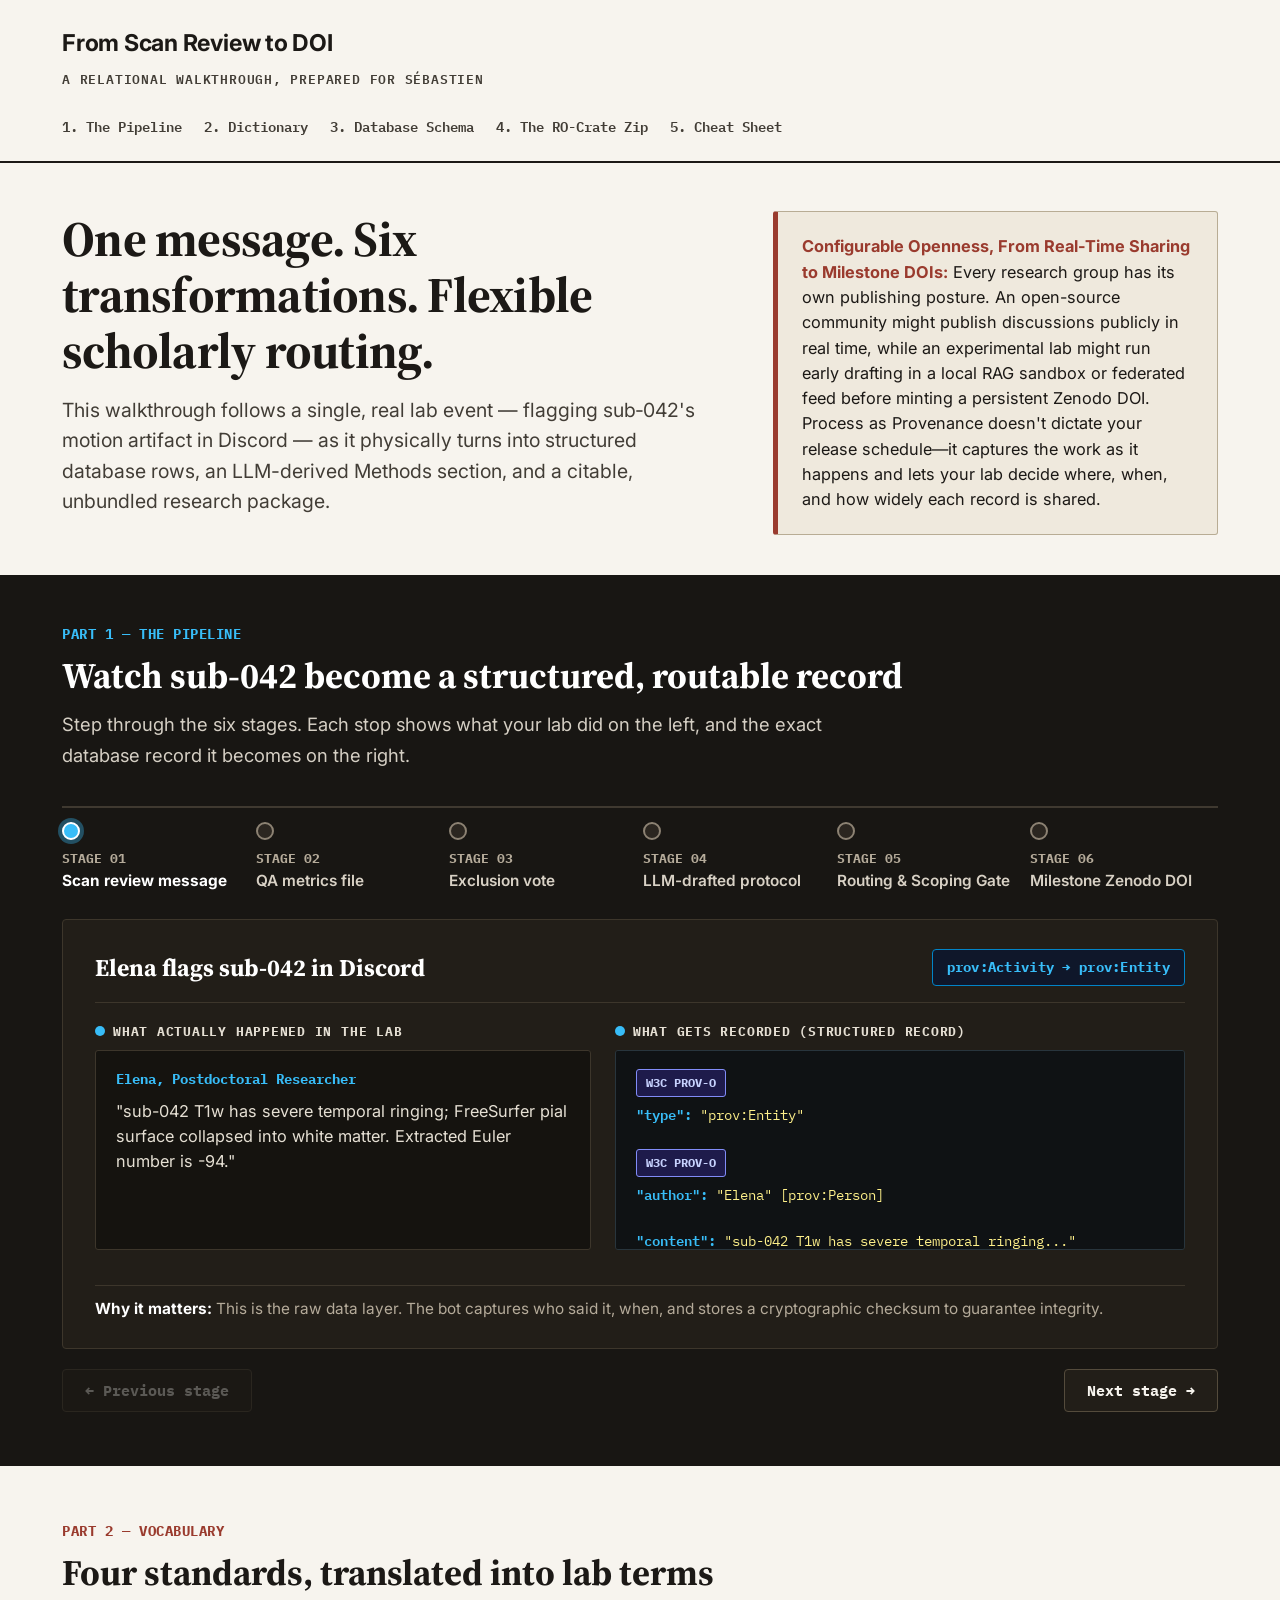
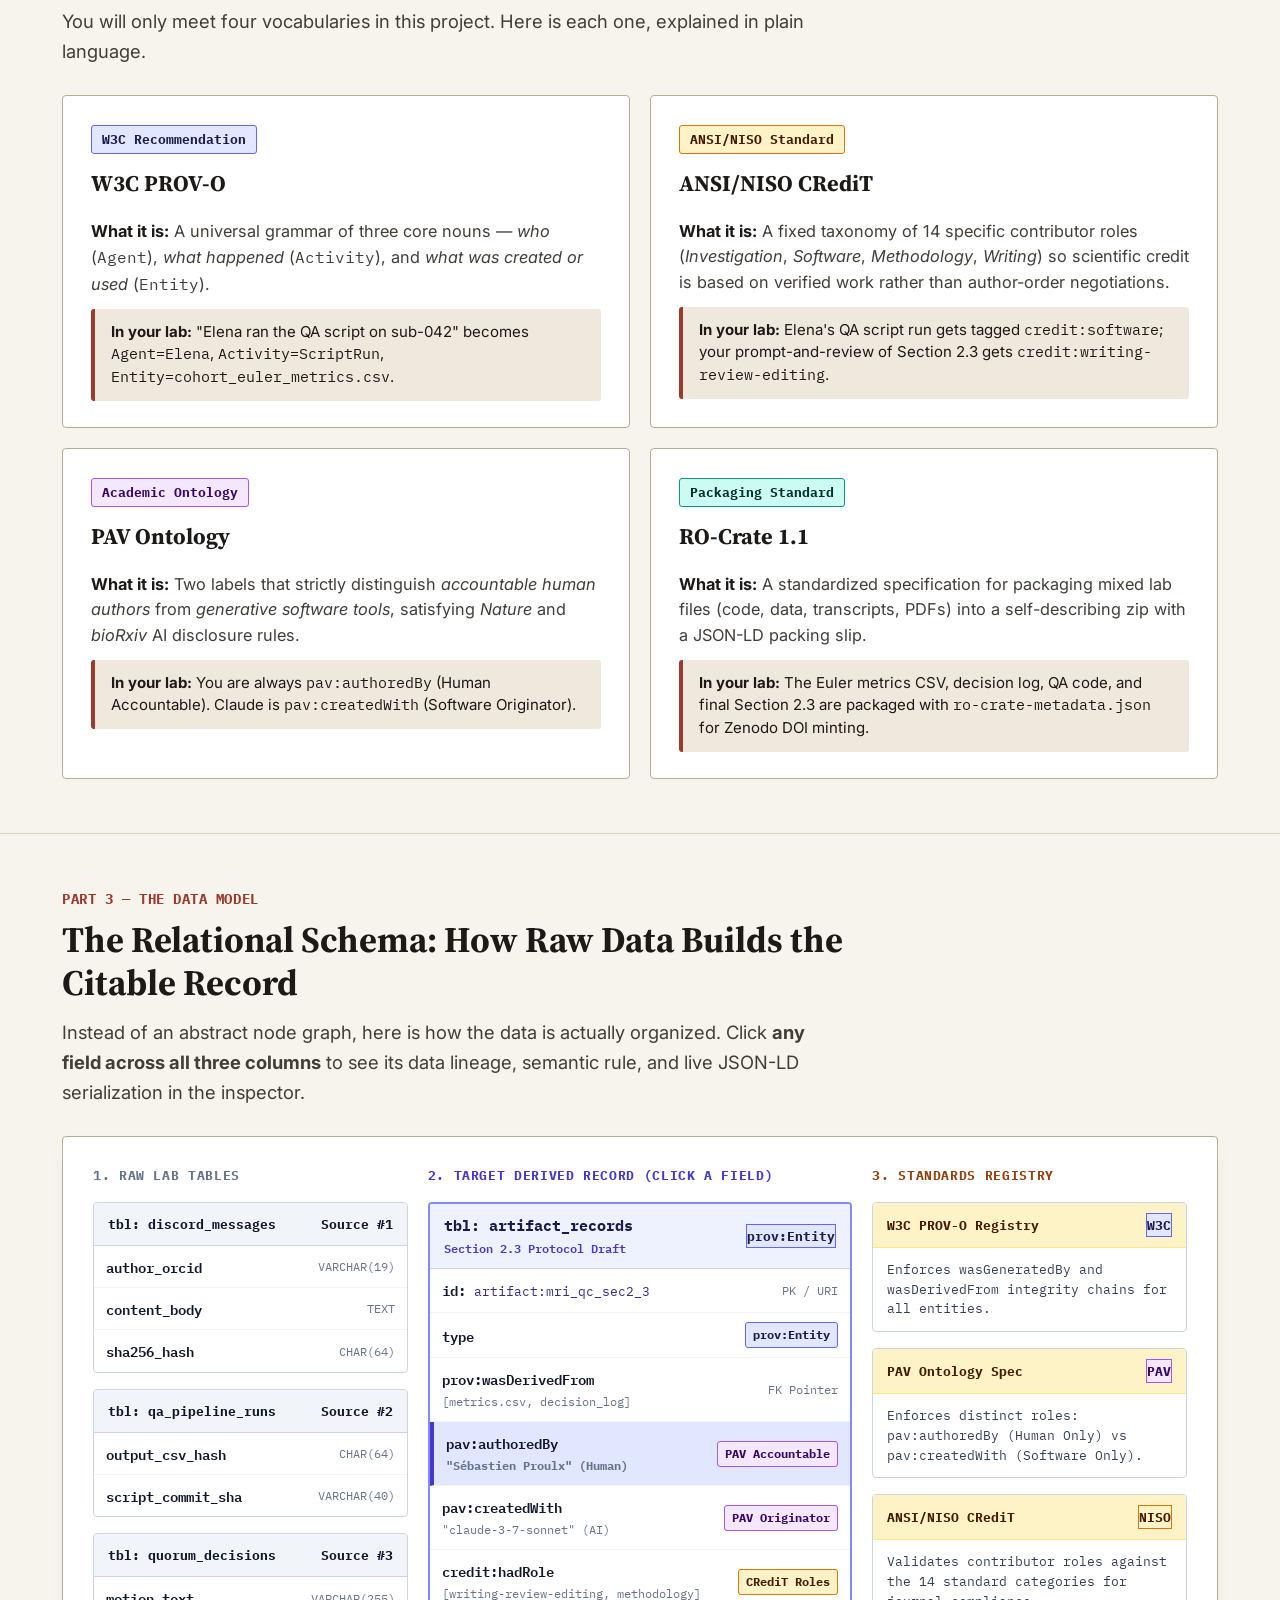
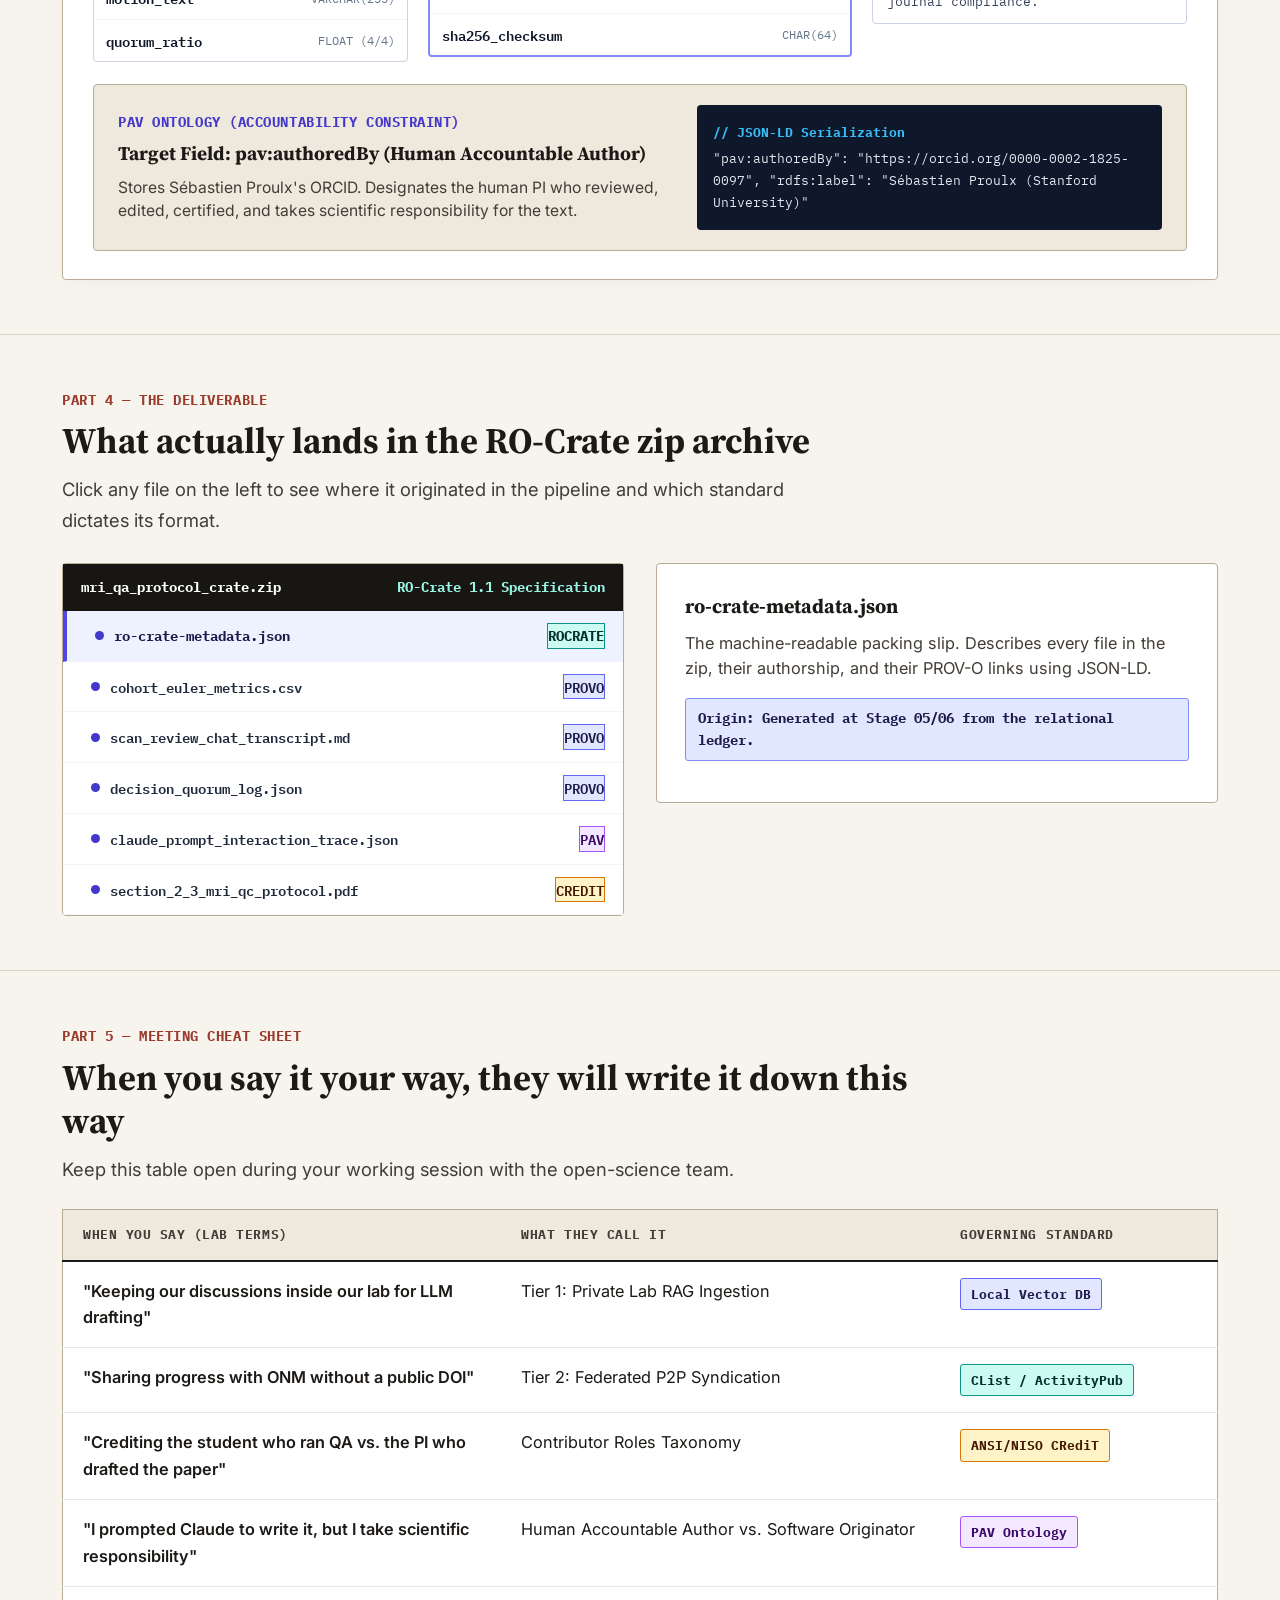
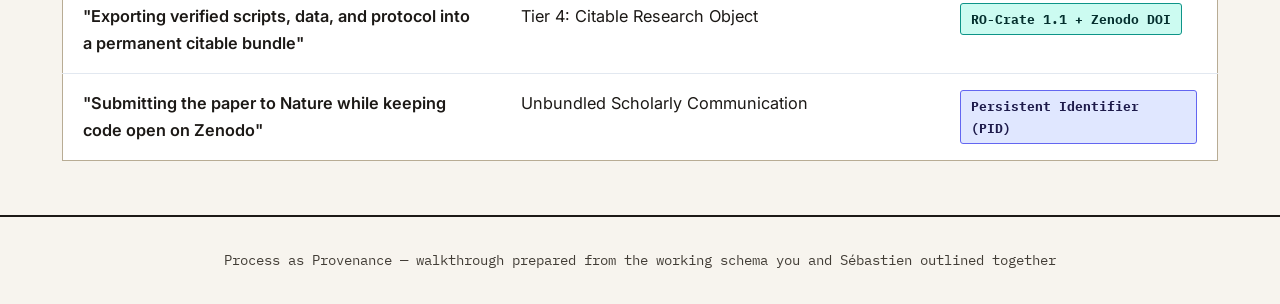
<file: cheatsheet.html>
<!DOCTYPE html>
<html lang="en">
<head>
    <meta charset="UTF-8">
    <meta name="viewport" content="width=device-width, initial-scale=1.0">
    <title>From Scan Review to DOI — A Walkthrough for Sébastien</title>
    <link rel="preconnect" href="https://fonts.googleapis.com">
    <link rel="preconnect" href="https://fonts.gstatic.com" crossorigin>
    <link href="https://fonts.googleapis.com/css2?family=Source+Serif+4:opsz,wght@8..60,400;8..60,600;8..60,700&family=Inter:wght@400;500;600;700&family=IBM+Plex+Mono:wght@400;500;600;700&display=swap" rel="stylesheet">
    <style>
        :root{
            --paper: #f7f4ee;
            --paper-2: #efe9dd;
            --paper-card: #ffffff;
            --ink: #1c1916;
            --ink-soft: #423d36;
            --ink-muted: #5e564c;
            --line: #d9d1bf;
            --line-strong: #b8ac94;

            /* High-contrast Semantic Palette */
            --seal: #9a3b2e;

            /* Badges & Standard Chips (Light Backgrounds) */
            --provo-bg: #e0e7ff;
            --provo-text: #1e1b4b;
            --provo-border: #6366f1;

            --pav-bg: #f3e8ff;
            --pav-text: #3b0764;
            --pav-border: #a855f7;

            --credit-bg: #fef3c7;
            --credit-text: #451a03;
            --credit-border: #d97706;

            --rocrate-bg: #ccfbf1;
            --rocrate-text: #042f2e;
            --rocrate-border: #0d9488;
        }
        *{box-sizing:border-box;}
        html{scroll-behavior:smooth;}
        body{
            margin:0;
            background:var(--paper);
            color:var(--ink);
            font-family:'Inter', -apple-system, sans-serif;
            font-size:19px;
            line-height:1.65;
        }
        h1,h2,h3,h4{
            font-family:'Source Serif 4', Georgia, serif;
            font-weight:700;
            margin:0;
            color:var(--ink);
        }
        code, .mono{
            font-family:'IBM Plex Mono', monospace;
        }
        a{color:inherit;}

        /* ===== Layout Shell ===== */
        .wrap{max-width:1220px; margin:0 auto; padding:0 32px;}

        /* STATIC HEADER */
        header.masthead{
            border-bottom:2px solid var(--ink);
            padding:24px 0 20px;
            background:var(--paper);
            position:static;
        }
        .masthead-row{display:flex; align-items:baseline; justify-content:space-between; gap:20px; flex-wrap:wrap;}
        .masthead-title{font-size:1.45rem; font-weight:700; letter-spacing:-0.01em;}
        .masthead-sub{font-family:'IBM Plex Mono',monospace; font-size:0.82rem; font-weight:600; color:var(--ink-soft); text-transform:uppercase; letter-spacing:0.06em;}
        nav.toc{display:flex; gap:22px; flex-wrap:wrap; font-family:'IBM Plex Mono',monospace; font-size:0.9rem; font-weight:600;}
        nav.toc a{text-decoration:none; color:var(--ink-soft); border-bottom:2px solid transparent; padding-bottom:2px;}
        nav.toc a:hover{color:var(--seal); border-color:var(--seal);}

        section{padding:54px 0;}
        section.divider-top{border-top:1.5px solid var(--line);}

        .kicker{
            font-family:'IBM Plex Mono', monospace;
            font-size:0.86rem;
            font-weight:700;
            color:var(--seal);
            letter-spacing:0.04em;
            text-transform:uppercase;
            margin-bottom:8px;
            display:block;
        }
        h2.section-title{font-size:2.25rem; line-height:1.2; max-width:900px;}
        p.section-dek{font-size:1.15rem; color:var(--ink-soft); max-width:760px; margin-top:12px; margin-bottom:0;}

        /* ===== HERO ===== */
        .hero{padding:48px 0 40px;}
        .hero-grid{display:grid; grid-template-columns:1.2fr 0.8fr; gap:44px; align-items:end;}
        @media (max-width:960px){ .hero-grid{grid-template-columns:1fr;} }
        .hero h1{font-size:3.1rem; line-height:1.12; letter-spacing:-0.015em;}
        .hero .lede{font-size:1.22rem; color:var(--ink-soft); margin-top:16px; max-width:54ch; line-height:1.55;}
        .hero-note{
            background:var(--paper-2);
            border:1px solid var(--line-strong);
            border-left:5px solid var(--seal);
            padding:22px 24px;
            font-size:1.02rem;
            color:var(--ink);
            border-radius:3px;
            line-height:1.55;
        }
        .hero-note strong{color:var(--seal); font-weight:700;}

        /* ===== PART 1: THE PIPELINE ===== */
        .strip-shell{
            background:#181613;
            color:#f7f4ee;
            padding:48px 0 54px;
        }
        .strip-shell .kicker{color:#38bdf8;}
        .strip-shell h2{color:#ffffff;}
        .strip-shell p.section-dek{color:#d5cfc4;}

        .rail{
            position:relative;
            margin-top:36px;
        }
        .rail-track{
            display:grid;
            grid-template-columns:repeat(6, 1fr);
            gap:6px;
            border-top:2px solid #3f3930;
            padding-top:14px;
        }
        .stop{
            position:relative;
            z-index:1;
            padding:0 8px 0 0;
            cursor:pointer;
            background:transparent;
            border:none;
            color:inherit;
            text-align:left;
            font-family:inherit;
        }
        .stop-dot{
            width:18px; height:18px; border-radius:50%;
            background:#2b2620; border:2px solid #8c8273;
            margin-bottom:10px;
            transition:all .18s ease;
        }
        .stop.active .stop-dot{background:#38bdf8; border-color:#ffffff; box-shadow:0 0 0 4px rgba(56,189,248,0.35);}
        .stop-num{font-family:'IBM Plex Mono',monospace; font-size:0.8rem; font-weight:700; color:#b5ab9a; display:block; margin-bottom:4px;}
        .stop-label{font-size:0.96rem; font-weight:600; line-height:1.3; color:#d8d1c5;}
        .stop.active .stop-label{color:#ffffff; font-weight:700;}
        .stop:hover .stop-label{color:#ffffff;}

        /* Fixed Min-Height to eliminate button jumping */
        .stage-panel{
            margin-top:28px;
            background:#221e18;
            border:1.5px solid #3d362b;
            border-radius:4px;
            padding:28px 32px;
            display:none;
            min-height:430px;
            flex-direction:column;
            justify-content:space-between;
        }
        .stage-panel.active{display:flex;}

        .stage-head{display:flex; justify-content:space-between; align-items:center; gap:16px; flex-wrap:wrap; margin-bottom:18px; padding-bottom:14px; border-bottom:1px solid #3d362b;}
        .stage-head h3{color:#ffffff; font-size:1.5rem; margin:0;}

        .stage-badge{
            font-family:'IBM Plex Mono',monospace; font-size:0.86rem; font-weight:700;
            padding:6px 14px; border-radius:4px; white-space:nowrap;
            background:#0f172a; color:#38bdf8; border:1.5px solid #0284c7;
            letter-spacing:0.02em;
        }

        .stage-body{
            display:grid;
            grid-template-columns:1fr 1.15fr;
            gap:24px;
            flex-grow:1;
        }
        @media (max-width:860px){ .stage-body{grid-template-columns:1fr;} }

        .stage-col-label{
            font-family:'IBM Plex Mono',monospace; font-size:0.8rem; font-weight:700; text-transform:uppercase; letter-spacing:0.06em;
            color:#e5dfd3; margin-bottom:8px; display:flex; align-items:center; gap:8px;
        }
        .stage-col-label .sw{width:10px;height:10px;border-radius:50%;}

        .before-box{
            background:#15130f; border:1px solid #3d362b; border-radius:3px; padding:18px 20px;
            color:#e5dfd3; font-size:1.02rem; line-height:1.55; height:200px; overflow-y:auto;
        }
        .before-box .who{font-family:'IBM Plex Mono',monospace; font-size:0.88rem; font-weight:700; color:#38bdf8; display:block; margin-bottom:8px;}

        .after-box{
            background:#0f1214; border:1px solid #28353d; border-radius:3px; padding:18px 20px;
            font-family:'IBM Plex Mono',monospace; font-size:0.88rem; color:#e0f2fe; line-height:1.6;
            height:200px; overflow-y:auto;
        }
        .after-box .field-key{color:#38bdf8; font-weight:600;}
        .after-box .field-val{color:#fef08a;}

        .std-tag{
            display:inline-block; margin-bottom:6px;
            font-size:0.78rem; font-weight:700; padding:3px 9px; border-radius:3px;
        }
        .tag-provo{background:#1e1b4b; color:#c7d2fe; border:1.5px solid #818cf8;}
        .tag-pav{background:#3b0764; color:#f3e8ff; border:1.5px solid #c084fc;}
        .tag-credit{background:#451a03; color:#fef3c7; border:1.5px solid #f59e0b;}
        .tag-rocrate{background:#042f2e; color:#ccfbf1; border:1.5px solid #2dd4bf;}

        .stage-footnote{
            margin-top:14px; font-size:0.96rem; color:#b5ab9a; border-top:1px solid #3d362b; padding-top:12px; line-height:1.45;
        }
        .stage-footnote strong{color:#ffffff;}

        .stage-controls{display:flex; justify-content:space-between; margin-top:20px;}
        .nav-btn{
            font-family:'IBM Plex Mono',monospace; font-size:0.92rem; font-weight:700; background:#221e18; border:1.5px solid #544b3c; color:#f7f4ee;
            padding:11px 22px; border-radius:4px; cursor:pointer; transition:all .15s ease;
        }
        .nav-btn:hover{border-color:#38bdf8; color:#ffffff; background:#2c261e;}
        .nav-btn:disabled{opacity:0.3; cursor:not-allowed;}

        /* ===== PART 2: VOCABULARY CARDS ===== */
        .dict-grid{display:grid; grid-template-columns:repeat(2, 1fr); gap:20px; margin-top:28px;}
        @media (max-width:820px){ .dict-grid{grid-template-columns:1fr;} }
        .dict-card{
            background:var(--paper-card); border:1.5px solid var(--line-strong); padding:26px 28px; border-radius:4px;
        }
        .dict-card .card-badge{
            display:inline-block; font-family:'IBM Plex Mono',monospace; font-size:0.8rem; font-weight:700;
            padding:3px 10px; border-radius:3px; margin-bottom:12px;
        }
        .dict-card .term{font-size:1.4rem; margin-bottom:8px; color:var(--ink);}
        .dict-card .analogy{font-size:1.02rem; color:var(--ink-soft); margin-bottom:10px; line-height:1.55;}
        .dict-card .analogy strong{color:var(--ink);}
        .dict-card .lab-example{
            background:var(--paper-2); padding:12px 16px; border-radius:3px; font-size:0.94rem; color:var(--ink);
            border-left:4px solid var(--seal); margin-top:12px; line-height:1.5;
        }

        /* ===== PART 3: RELATIONAL DATABASE SCHEMA STUDIO ===== */
        .schema-studio{
            background:var(--paper-card); border:1.5px solid var(--line-strong); border-radius:4px;
            padding:28px 30px; margin-top:28px; box-shadow:0 4px 20px -4px rgba(0,0,0,0.04);
        }
        .schema-grid{
            display:grid; grid-template-columns:1fr 1.35fr 1fr; gap:20px; align-items:start;
        }
        @media (max-width:960px){ .schema-grid{grid-template-columns:1fr;} }

        .schema-table{
            background:#ffffff; border:1.5px solid #cbd5e1; border-radius:4px; overflow:hidden;
            font-family:'IBM Plex Mono', monospace; font-size:0.88rem;
        }
        .schema-table-clickable{
            cursor:pointer; transition:all .15s ease;
        }
        .schema-table-clickable:hover{
            border-color:#4f46e5; box-shadow:0 2px 8px rgba(79,70,229,0.1);
        }
        .schema-table-clickable.active-field{
            border-color:#4338ca; box-shadow:0 0 0 2px #6366f1;
        }

        .schema-table-head{
            padding:10px 14px; font-weight:700; display:flex; justify-content:space-between; align-items:center;
            border-bottom:1.5px solid #cbd5e1; font-size:0.84rem;
        }
        .schema-table-head.head-source{ background:#f1f5f9; color:#0f172a; }
        .schema-table-head.head-target{ background:#eef2ff; color:#1e1b4b; border-color:#c7d2fe; }
        .schema-table-head.head-registry{ background:#fef3c7; color:#451a03; border-color:#fde68a; }

        .schema-row{
            padding:9px 12px; border-bottom:1px solid #f1f5f9; display:flex; justify-content:space-between; align-items:center;
            transition:background .15s ease; cursor:pointer;
        }
        .schema-row:last-child{border-bottom:none;}
        .schema-row:hover{background:#f8fafc;}
        .schema-row.active-field{background:#e0e7ff; font-weight:700; border-left:4px solid #4338ca;}
        .schema-row .col-name{color:#0f172a; font-weight:600;}
        .schema-row .col-type{color:#64748b; font-size:0.78rem;}
        .schema-row .badge-pill{
            font-size:0.75rem; font-weight:700; padding:2px 7px; border-radius:3px;
        }

        /* Stabilized Field Inspector */
        .field-inspector{
            margin-top:22px; padding:20px 24px; background:var(--paper-2); border:1.5px solid var(--line-strong);
            border-radius:4px; display:grid; grid-template-columns:1.2fr 1fr; gap:20px; align-items:center;
            min-height:160px;
        }
        @media (max-width:800px){ .field-inspector{grid-template-columns:1fr;} }
        .inspector-title{font-size:1.2rem; font-family:'Source Serif 4',serif; font-weight:700; margin-bottom:6px; color:#1c1916;}
        .inspector-desc{font-size:0.98rem; color:var(--ink-soft); margin:0; line-height:1.5;}

        /* ===== PART 4: FILE TREE / ZIP ===== */
        .zip-shell{
            display:grid; grid-template-columns:1fr 1fr; gap:32px; margin-top:28px; align-items:start;
        }
        @media (max-width:860px){ .zip-shell{grid-template-columns:1fr;} }
        .filetree{
            background:#ffffff; border:1.5px solid var(--line-strong); font-family:'IBM Plex Mono',monospace; font-size:0.9rem; border-radius:4px;
        }
        .filetree .tree-head{
            background:#181613; color:#ffffff; padding:12px 18px; font-size:0.86rem; font-weight:700; display:flex; justify-content:space-between;
        }
        .tree-row{
            padding:12px 18px 12px 28px; border-bottom:1px solid #f1f5f9; display:flex; align-items:center; justify-content:space-between;
            cursor:pointer; position:relative; font-weight:600; color:#1e293b; font-size:0.9rem;
        }
        .tree-row:hover{background:var(--paper-2);}
        .tree-row.selected{background:#eef2ff; color:#1e1b4b; font-weight:700; border-left:4px solid #4f46e5;}
        .tree-row .dot{width:9px; height:9px; border-radius:50%; flex-shrink:0; margin-right:10px;}

        .tree-detail{
            background:#ffffff; border:1.5px solid var(--line-strong); padding:26px 28px; border-radius:4px; min-height:240px;
        }
        .tree-detail h4{font-size:1.25rem; margin-bottom:8px; color:var(--ink);}
        .tree-detail p{color:var(--ink-soft); font-size:1.02rem; margin:0 0 16px; line-height:1.55;}
        .tree-detail .std-line{
            font-family:'IBM Plex Mono',monospace; font-size:0.86rem; font-weight:700; color:#1e1b4b; background:#e0e7ff;
            padding:8px 12px; border-radius:3px; border:1px solid #818cf8;
        }

        /* ===== PART 5: CHEAT SHEET TABLE ===== */
        .xtable{width:100%; border-collapse:collapse; margin-top:24px; font-size:1.02rem; background:#ffffff; border:1.5px solid var(--line-strong); border-radius:4px;}
        .xtable th{
            text-align:left; font-family:'IBM Plex Mono',monospace; font-size:0.82rem; font-weight:700; text-transform:uppercase;
            letter-spacing:0.04em; color:var(--ink-soft); padding:14px 20px; border-bottom:2px solid var(--ink); background:var(--paper-2);
        }
        .xtable td{padding:16px 20px; border-bottom:1px solid #e2e8f0; vertical-align:top;}
        .xtable tr:last-child td{border-bottom:none;}
        .xtable tr:hover td{background:#f8fafc;}
        .xtable .lab-say{font-weight:600; color:var(--ink);}

        /* Standard Chips */
        .std-chip{
            font-family:'IBM Plex Mono',monospace; font-size:0.84rem; font-weight:700; padding:4px 10px; border-radius:3px; display:inline-block;
        }
        .chip-provo{background:var(--provo-bg); color:var(--provo-text); border:1.5px solid var(--provo-border);}
        .chip-pav{background:var(--pav-bg); color:var(--pav-text); border:1.5px solid var(--pav-border);}
        .chip-credit{background:var(--credit-bg); color:var(--credit-text); border:1.5px solid var(--credit-border);}
        .chip-rocrate{background:var(--rocrate-bg); color:var(--rocrate-text); border:1.5px solid var(--rocrate-border);}

        footer{border-top:2px solid var(--ink); padding:32px 0; font-family:'IBM Plex Mono',monospace; font-size:0.86rem; color:var(--ink-soft); text-align:center;}
    </style>
</head>
<body>

<!-- STATIC HEADER -->
<header class="masthead">
    <div class="wrap masthead-row">
        <div>
            <div class="masthead-title">From Scan Review to DOI</div>
            <span class="masthead-sub">A relational walkthrough, prepared for Sébastien</span>
        </div>
        <nav class="toc">
            <a href="#strip">1. The Pipeline</a>
            <a href="#dictionary">2. Dictionary</a>
            <a href="#schema">3. Database Schema</a>
            <a href="#zip">4. The RO-Crate Zip</a>
            <a href="#cheatsheet">5. Cheat Sheet</a>
        </nav>
    </div>
</header>

<main>

    <!-- ============================== HERO ============================== -->
    <section class="hero">
        <div class="wrap hero-grid">
            <div>
                <h1>One message. Six transformations. Flexible scholarly routing.</h1>
                <p class="lede">
                    This walkthrough follows a single, real lab event — flagging sub‑042's motion artifact in Discord — as it physically turns into structured database rows, an LLM-derived Methods section, and a citable, unbundled research package.
                </p>
            </div>
            <!-- REVISED CALLOUT: Respects lab self-determination and pluralism -->
            <div class="hero-note">
                <strong>Configurable Openness, From Real-Time Sharing to Milestone DOIs:</strong> Every research group has its own publishing posture. An open-source community might publish discussions publicly in real time, while an experimental lab might run early drafting in a local RAG sandbox or federated feed before minting a persistent Zenodo DOI. Process as Provenance doesn't dictate your release schedule—it captures the work as it happens and lets your lab decide where, when, and how widely each record is shared.
            </div>
        </div>
    </section>

    <!-- ============================== PART 1: THE PIPELINE ============================== -->
    <section class="strip-shell" id="strip">
        <div class="wrap">
            <span class="kicker">Part 1 — The Pipeline</span>
            <h2 class="section-title">Watch sub-042 become a structured, routable record</h2>
            <p class="section-dek">
                Step through the six stages. Each stop shows what your lab did on the left, and the exact database record it becomes on the right.
            </p>

            <div class="rail">
                <div class="rail-track" id="railTrack"></div>
            </div>

            <!-- STABILIZED STAGE PANELS -->
            <div id="stagePanels"></div>

            <div class="stage-controls">
                <button class="nav-btn" id="prevBtn">&larr; Previous stage</button>
                <button class="nav-btn" id="nextBtn">Next stage &rarr;</button>
            </div>
        </div>
    </section>

    <!-- ============================== PART 2: VOCABULARY ============================== -->
    <section id="dictionary">
        <div class="wrap">
            <span class="kicker">Part 2 — Vocabulary</span>
            <h2 class="section-title">Four standards, translated into lab terms</h2>
            <p class="section-dek">You will only meet four vocabularies in this project. Here is each one, explained in plain language.</p>

            <div class="dict-grid">

                <!-- PROV-O -->
                <div class="dict-card">
                    <span class="card-badge chip-provo">W3C Recommendation</span>
                    <h3 class="term">W3C PROV-O</h3>
                    <p class="analogy"><strong>What it is:</strong> A universal grammar of three core nouns — <em>who</em> (<code class="mono">Agent</code>), <em>what happened</em> (<code class="mono">Activity</code>), and <em>what was created or used</em> (<code class="mono">Entity</code>).</p>
                    <div class="lab-example">
                        <strong>In your lab:</strong> "Elena ran the QA script on sub-042" becomes <span class="mono">Agent=Elena</span>, <span class="mono">Activity=ScriptRun</span>, <span class="mono">Entity=cohort_euler_metrics.csv</span>.
                    </div>
                </div>

                <!-- CRediT -->
                <div class="dict-card">
                    <span class="card-badge chip-credit">ANSI/NISO Standard</span>
                    <h3 class="term">ANSI/NISO CRediT</h3>
                    <p class="analogy"><strong>What it is:</strong> A fixed taxonomy of 14 specific contributor roles (<em>Investigation</em>, <em>Software</em>, <em>Methodology</em>, <em>Writing</em>) so scientific credit is based on verified work rather than author-order negotiations.</p>
                    <div class="lab-example">
                        <strong>In your lab:</strong> Elena's QA script run gets tagged <code class="mono">credit:software</code>; your prompt-and-review of Section 2.3 gets <code class="mono">credit:writing-review-editing</code>.
                    </div>
                </div>

                <!-- PAV -->
                <div class="dict-card">
                    <span class="card-badge chip-pav">Academic Ontology</span>
                    <h3 class="term">PAV Ontology</h3>
                    <p class="analogy"><strong>What it is:</strong> Two labels that strictly distinguish <em>accountable human authors</em> from <em>generative software tools</em>, satisfying <em>Nature</em> and <em>bioRxiv</em> AI disclosure rules.</p>
                    <div class="lab-example">
                        <strong>In your lab:</strong> You are always <code class="mono">pav:authoredBy</code> (Human Accountable). Claude is <code class="mono">pav:createdWith</code> (Software Originator).
                    </div>
                </div>

                <!-- RO-Crate -->
                <div class="dict-card">
                    <span class="card-badge chip-rocrate">Packaging Standard</span>
                    <h3 class="term">RO-Crate 1.1</h3>
                    <p class="analogy"><strong>What it is:</strong> A standardized specification for packaging mixed lab files (code, data, transcripts, PDFs) into a self-describing zip with a JSON-LD packing slip.</p>
                    <div class="lab-example">
                        <strong>In your lab:</strong> The Euler metrics CSV, decision log, QA code, and final Section 2.3 are packaged with <code class="mono">ro-crate-metadata.json</code> for Zenodo DOI minting.
                    </div>
                </div>

            </div>
        </div>
    </section>

    <!-- ============================== PART 3: RELATIONAL DATABASE SCHEMA STUDIO ============================== -->
    <section class="divider-top" id="schema">
        <div class="wrap">
            <span class="kicker">Part 3 — The Data Model</span>
            <h2 class="section-title">The Relational Schema: How Raw Data Builds the Citable Record</h2>
            <p class="section-dek">
                Instead of an abstract node graph, here is how the data is actually organized. Click <strong>any field across all three columns</strong> to see its data lineage, semantic rule, and live JSON-LD serialization in the inspector.
            </p>

            <div class="schema-studio">
                <div class="schema-grid">

                    <!-- Column 1: Source Lab Tables -->
                    <div style="display:flex; flex-direction:column; gap:16px;">
                        <div style="font-family:'IBM Plex Mono',monospace; font-size:0.8rem; font-weight:700; color:#64748b; text-transform:uppercase; letter-spacing:0.05em;">
                            1. Raw Lab Tables
                        </div>

                        <!-- Table 1: chat_messages -->
                        <div class="schema-table" id="table-chat">
                            <div class="schema-table-head head-source">
                                <span>tbl: discord_messages</span>
                                <span class="mono text-xs text-slate-500">Source #1</span>
                            </div>
                            <div class="schema-row" id="row-msg-author" onclick="inspectField('msg_author', this)">
                                <span class="col-name">author_orcid</span>
                                <span class="col-type">VARCHAR(19)</span>
                            </div>
                            <div class="schema-row" id="row-msg-content" onclick="inspectField('msg_content', this)">
                                <span class="col-name">content_body</span>
                                <span class="col-type">TEXT</span>
                            </div>
                            <div class="schema-row" id="row-msg-sha" onclick="inspectField('msg_sha', this)">
                                <span class="col-name">sha256_hash</span>
                                <span class="col-type">CHAR(64)</span>
                            </div>
                        </div>

                        <!-- Table 2: qa_pipeline_runs -->
                        <div class="schema-table" id="table-qa">
                            <div class="schema-table-head head-source">
                                <span>tbl: qa_pipeline_runs</span>
                                <span class="mono text-xs text-slate-500">Source #2</span>
                            </div>
                            <div class="schema-row" id="row-qa-csv" onclick="inspectField('qa_csv', this)">
                                <span class="col-name">output_csv_hash</span>
                                <span class="col-type">CHAR(64)</span>
                            </div>
                            <div class="schema-row" id="row-qa-script" onclick="inspectField('qa_script', this)">
                                <span class="col-name">script_commit_sha</span>
                                <span class="col-type">VARCHAR(40)</span>
                            </div>
                        </div>

                        <!-- Table 3: decisions -->
                        <div class="schema-table" id="table-decision">
                            <div class="schema-table-head head-source">
                                <span>tbl: quorum_decisions</span>
                                <span class="mono text-xs text-slate-500">Source #3</span>
                            </div>
                            <div class="schema-row" id="row-dec-motion" onclick="inspectField('dec_motion', this)">
                                <span class="col-name">motion_text</span>
                                <span class="col-type">VARCHAR(255)</span>
                            </div>
                            <div class="schema-row" id="row-dec-vote" onclick="inspectField('dec_vote', this)">
                                <span class="col-name">quorum_ratio</span>
                                <span class="col-type">FLOAT (4/4)</span>
                            </div>
                        </div>
                    </div>

                    <!-- Column 2: The Core Derived Artifact Record -->
                    <div>
                        <div style="font-family:'IBM Plex Mono',monospace; font-size:0.8rem; font-weight:700; color:#4338ca; text-transform:uppercase; letter-spacing:0.05em; margin-bottom:16px;">
                            2. Target Derived Record (Click a field)
                        </div>

                        <div class="schema-table" style="border:2px solid #818cf8;">
                            <div class="schema-table-head head-target">
                                <div>
                                    <span style="font-weight:700; font-size:0.92rem;">tbl: artifact_records</span>
                                    <div style="font-size:0.76rem; font-weight:600; color:#4338ca;">Section 2.3 Protocol Draft</div>
                                </div>
                                <span class="badge-pill chip-provo">prov:Entity</span>
                            </div>

                            <div class="schema-row" id="row-art-id" onclick="inspectField('art_id', this)">
                                <div>
                                    <span class="col-name">id:</span>
                                    <span class="mono" style="color:#312e81; font-size:0.8rem;">artifact:mri_qc_sec2_3</span>
                                </div>
                                <span class="col-type">PK / URI</span>
                            </div>

                            <div class="schema-row" id="row-art-type" onclick="inspectField('art_type', this)">
                                <span class="col-name">type</span>
                                <span class="badge-pill chip-provo">prov:Entity</span>
                            </div>

                            <div class="schema-row" id="row-art-derived" onclick="inspectField('art_derived', this)">
                                <div>
                                    <span class="col-name">prov:wasDerivedFrom</span>
                                    <div style="font-size:0.75rem; color:#64748b;">[metrics.csv, decision_log]</div>
                                </div>
                                <span class="col-type">FK Pointer</span>
                            </div>

                            <div class="schema-row active-field" id="row-art-author" onclick="inspectField('art_author', this)">
                                <div>
                                    <span class="col-name">pav:authoredBy</span>
                                    <div style="font-size:0.75rem; color:#64748b;">"Sébastien Proulx" (Human)</div>
                                </div>
                                <span class="badge-pill chip-pav">PAV Accountable</span>
                            </div>

                            <div class="schema-row" id="row-art-originator" onclick="inspectField('art_originator', this)">
                                <div>
                                    <span class="col-name">pav:createdWith</span>
                                    <div style="font-size:0.75rem; color:#64748b;">"claude-3-7-sonnet" (AI)</div>
                                </div>
                                <span class="badge-pill chip-pav">PAV Originator</span>
                            </div>

                            <div class="schema-row" id="row-art-credit" onclick="inspectField('art_credit', this)">
                                <div>
                                    <span class="col-name">credit:hadRole</span>
                                    <div style="font-size:0.75rem; color:#64748b;">[writing-review-editing, methodology]</div>
                                </div>
                                <span class="badge-pill chip-credit">CRediT Roles</span>
                            </div>

                            <div class="schema-row" id="row-art-sha" onclick="inspectField('art_sha', this)">
                                <span class="col-name">sha256_checksum</span>
                                <span class="col-type">CHAR(64)</span>
                            </div>
                        </div>
                    </div>

                    <!-- Column 3: Standards Registry -->
                    <div style="display:flex; flex-direction:column; gap:16px;">
                        <div style="font-family:'IBM Plex Mono',monospace; font-size:0.8rem; font-weight:700; color:#92400e; text-transform:uppercase; letter-spacing:0.05em;">
                            3. Standards Registry
                        </div>

                        <!-- Standard: W3C PROV-O -->
                        <div class="schema-table schema-table-clickable" id="card-std-provo" onclick="inspectField('std_provo', this)">
                            <div class="schema-table-head head-registry">
                                <span>W3C PROV-O Registry</span>
                                <span class="badge-pill chip-provo">W3C</span>
                            </div>
                            <div style="padding:12px 14px; font-size:0.82rem; color:#334155; line-height:1.5;">
                                Enforces <code class="mono">wasGeneratedBy</code> and <code class="mono">wasDerivedFrom</code> integrity chains for all entities.
                            </div>
                        </div>

                        <!-- Standard: PAV Ontology -->
                        <div class="schema-table schema-table-clickable" id="card-std-pav" onclick="inspectField('std_pav', this)">
                            <div class="schema-table-head head-registry">
                                <span>PAV Ontology Spec</span>
                                <span class="badge-pill chip-pav">PAV</span>
                            </div>
                            <div style="padding:12px 14px; font-size:0.82rem; color:#334155; line-height:1.5;">
                                Enforces distinct roles: <code class="mono">pav:authoredBy</code> (Human Only) vs <code class="mono">pav:createdWith</code> (Software Only).
                            </div>
                        </div>

                        <!-- Standard: NISO CRediT -->
                        <div class="schema-table schema-table-clickable" id="card-std-credit" onclick="inspectField('std_credit', this)">
                            <div class="schema-table-head head-registry">
                                <span>ANSI/NISO CRediT</span>
                                <span class="badge-pill chip-credit">NISO</span>
                            </div>
                            <div style="padding:12px 14px; font-size:0.82rem; color:#334155; line-height:1.5;">
                                Validates contributor roles against the 14 standard categories for journal compliance.
                            </div>
                        </div>
                    </div>

                </div>

                <!-- Stabilized Field Inspector Card -->
                <div class="field-inspector" id="fieldInspectorBox">
                    <div>
                        <span class="kicker" id="inspStandard" style="margin-bottom:4px; color:#4338ca;">PAV Ontology (Accountability Constraint)</span>
                        <div class="inspector-title" id="inspTitle">Target Field: pav:authoredBy (Human Accountable Author)</div>
                        <p class="inspector-desc" id="inspDesc">
                            Stores Sébastien Proulx's ORCID. Designates the human PI who reviewed, edited, certified, and takes scientific responsibility for the text.
                        </p>
                    </div>
                    <div style="background:#0f172a; padding:16px; border-radius:4px; font-family:'IBM Plex Mono',monospace; font-size:0.84rem; color:#e2e8f0; overflow-x:auto;">
                        <div style="color:#38bdf8; font-weight:700; margin-bottom:4px;">// JSON-LD Serialization</div>
                        <div id="inspJson">"pav:authoredBy": "https://orcid.org/0000-0002-1825-0097",&#10;"rdfs:label": "Sébastien Proulx (Stanford University)"</div>
                    </div>
                </div>

            </div>
        </div>
    </section>

    <!-- ============================== PART 4: THE ZIP DELIVERABLE ============================== -->
    <section class="divider-top" id="zip">
        <div class="wrap">
            <span class="kicker">Part 4 — The Deliverable</span>
            <h2 class="section-title">What actually lands in the RO-Crate zip archive</h2>
            <p class="section-dek">Click any file on the left to see where it originated in the pipeline and which standard dictates its format.</p>

            <div class="zip-shell">
                <div class="filetree">
                    <div class="tree-head">
                        <span>mri_qa_protocol_crate.zip</span>
                        <span style="color:#99f6e4;">RO-Crate 1.1 Specification</span>
                    </div>
                    <div id="treeRows"></div>
                </div>
                <div class="tree-detail" id="treeDetail">
                    <p style="color:var(--ink-soft);">Click a file on the left to inspect its provenance story.</p>
                </div>
            </div>
        </div>
    </section>

    <!-- ============================== PART 5: MEETING CHEAT SHEET ============================== -->
    <section class="divider-top" id="cheatsheet">
        <div class="wrap">
            <span class="kicker">Part 5 — Meeting Cheat Sheet</span>
            <h2 class="section-title">When you say it your way, they will write it down this way</h2>
            <p class="section-dek">Keep this table open during your working session with the open-science team.</p>

            <table class="xtable">
                <thead>
                <tr>
                    <th style="width:38%;">When you say (Lab Terms)</th>
                    <th style="width:38%;">What they call it</th>
                    <th style="width:24%;">Governing Standard</th>
                </tr>
                </thead>
                <tbody id="cheatBody"></tbody>
            </table>
        </div>
    </section>

</main>

<footer>
    Process as Provenance — walkthrough prepared from the working schema you and Sébastien outlined together
</footer>

<script>
    /* ============================================================
       DATA: PIPELINE STAGES
    ============================================================ */
    const stages = [
        {
            num: "01",
            label: "Scan review message",
            badge: "prov:Activity → prov:Entity",
            title: "Elena flags sub-042 in Discord",
            who: "Elena, Postdoctoral Researcher",
            before: `"sub-042 T1w has severe temporal ringing; FreeSurfer pial surface collapsed into white matter. Extracted Euler number is -94."`,
            after: [
                { k: "type", v: '"prov:Entity"', tag:'provo', tip:"PROV-O: Every message becomes an Entity — an addressable digital object." },
                { k: "author", v: '"Elena" [prov:Person]', tag:'provo', tip:"PROV-O requires a verified human Agent behind every communicative Entity." },
                { k: "content", v: '"sub-042 T1w has severe temporal ringing..."', tag:null },
                { k: "timestamp", v: '"2026-08-14T09:15:00Z"', tag:null },
                { k: "sourcePermalink", v: '"discord.com/channels/1098/..."', tag:null },
            ],
            footnote: "This is the raw data layer. The bot captures who said it, when, and stores a cryptographic checksum to guarantee integrity."
        },
        {
            num: "02",
            label: "QA metrics file",
            badge: "prov:wasGeneratedBy · credit:software",
            title: "The Euler/SNR script produces a CSV",
            who: "extract_euler_snr.py, run by Elena",
            before: `Elena runs the QA script on the compute cluster. It outputs cohort_euler_metrics.csv — sub-042 shows Euler number -94, SNR 9.8.`,
            after: [
                { k: "id", v: '"entity:cohort_euler_metrics_csv"', tag:null },
                { k: "type", v: '"prov:Entity"', tag:'provo', tip:"The generated CSV is modeled as an Entity." },
                { k: "wasGeneratedBy", v: '"activity:extract_euler_snr_run"', tag:'provo', tip:"PROV-O: Links the CSV back to the exact code execution activity." },
                { k: "sha256", v: '"4a8f9b1c78e34a09..."', tag:null },
                { k: "creditRole", v: '"credit:software"', tag:'credit', tip:"CRediT: Tags Elena's contribution as software development / execution." },
            ],
            footnote: "The SHA-256 checksum proves that this exact metrics table — and not an edited version — was the foundation for the exclusion decision."
        },
        {
            num: "03",
            label: "Exclusion vote",
            badge: "prov:Activity (Decision)",
            title: "The lab votes on the exclusion cutoff",
            who: "Sébastien proposes; 4 lab members react",
            before: `"Proposal: exclude scans with Euler number < -70 and SNR < 12.0 (drops sub-042, sub-089). React 👍 to approve." — 4/4 approved.`,
            after: [
                { k: "type", v: '"prov:Activity"', tag:'provo', tip:"A vote is modeled as a Decision Activity in PROV-O." },
                { k: "proposition", v: '"Exclude Euler < -70 or SNR < 12.0"', tag:null },
                { k: "voters", v: '["Sébastien","Elena", +2 researchers]', tag:null },
                { k: "outcome", v: '"adopted — quorum 4/4"', tag:null },
                { k: "creditRole", v: '"credit:methodology"', tag:'credit', tip:"CRediT: Establishing analytical thresholds counts as a Methodology contribution." },
            ],
            footnote: "This converts an informal Discord emoji reaction into a permanent, structured Decision record that can withstand peer review scrutiny."
        },
        {
            num: "04",
            label: "LLM-drafted protocol",
            badge: "pav:authoredBy / pav:createdWith",
            title: "Claude drafts Section 2.3 Methods",
            who: "Sébastien prompts; Claude drafts; Sébastien certifies",
            before: `Sébastien feeds the Discord thread + decision record + metrics CSV to Claude: "Draft Section 2.3, MRI Quality Control & Exclusion Criteria." Sébastien reviews and approves the draft.`,
            after: [
                { k: "type", v: '"prov:Entity"', tag:'provo', tip:"The manuscript text is a derived Entity." },
                { k: "wasDerivedFrom", v: '[cohort_euler_metrics.csv, decision_log]', tag:'provo', tip:"PROV-O: Traces the text directly to the CSV and decision milestone." },
                { k: "pav:authoredBy", v: '"Sébastien Proulx" (Human)', tag:'pav', tip:"PAV: Human Accountable Author — guarantees scientific and ethical responsibility." },
                { k: "pav:createdWith", v: '"claude-3-7-sonnet" (AI)', tag:'pav', tip:"PAV: Software Originator — transparent disclosure of the generative AI tool." },
                { k: "creditRole", v: '"credit:writing-original-draft"', tag:'credit', tip:"CRediT: Contributor role for manuscript drafting and certification." },
            ],
            footnote: "This satisfies Nature and bioRxiv policies: pav:authoredBy names the accountable human PI, while pav:createdWith discloses the AI tool."
        },
        {
            num: "05",
            label: "Routing & Scoping Gate",
            badge: "Scope Decision · Lab Choice",
            title: "Sébastien chooses the delivery target",
            who: "Sébastien Proulx, Principal Investigator",
            before: `Sébastien reviews the bundle in the editorial queue. Based on the lab's collaboration goals, he configures how this slice of the graph will route: ingest into the internal lab RAG for drafting, syndicate to the partner consortium feed, or advance to a citable public DOI.`,
            after: [
                { k: "type", v: '"prov:Activity (RoutingDecision)"', tag:'provo', tip:"Routing is an explicit, recorded provenance decision controlled by the team." },
                { k: "configuredScope", v: '"onm:ScopePrivateLab + onm:ScopeConsortiumFederated"', tag:'rocrate', tip:"Decouples capture from distribution, meeting the team's chosen disclosure timeline." },
                { k: "ragIngestionTarget", v: '"chromadb://lab-cluster:8000/collections/mri_qc"', tag:null },
                { k: "federatedFeed", v: '"clist://stanford-neuro.clist.muu.ca/stream"', tag:null },
            ],
            footnote: "Infrastructure, not governance: Your research team sets the release boundary. Process as Provenance supports continuous open science, consortium syndication, or staged local drafting with equal fidelity."
        },
        {
            num: "06",
            label: "Milestone Zenodo DOI",
            badge: "Public Deposition · DataCite DOI",
            title: "Zenodo seals the citable package",
            who: "Triggered whenever the lab or community elects to mint a public milestone",
            before: `When the research team elects to release their protocol or paper milestone, Sébastien authorizes public export. The bundle, decision logs, code, and metrics CSV are sealed and minted on Zenodo.`,
            after: [
                { k: "doi", v: '"10.5281/zenodo.10984210"', tag:null },
                { k: "citationLink", v: '"Proulx et al., 2026 (Zenodo RO-Crate 1.1)"', tag:'rocrate', tip:"Paste this link into your paper's Data & Code Availability section." },
                { k: "publisher", v: '"Zenodo / DataCite"', tag:null },
                { k: "unbundledScience", v: '"Narrative in Journal; Computations on Zenodo"', tag:null },
            ],
            footnote: "Unbundling science: your narrative manuscript proceeds through traditional or open journal peer review, while the citable Zenodo RO-Crate permanently anchors the computational foundation."
        },
    ];

    const tagBadgeMap = {
        provo: '<span class="std-tag tag-provo">W3C PROV-O</span>',
        pav: '<span class="std-tag tag-pav">PAV Ontology</span>',
        credit: '<span class="std-tag tag-credit">NISO CRediT</span>',
        rocrate: '<span class="std-tag tag-rocrate">RO-Crate 1.1</span>'
    };

    /* ============================================================
       RENDER: RAIL + STAGES
    ============================================================ */
    const railTrack = document.getElementById('railTrack');
    const stagePanels = document.getElementById('stagePanels');
    let current = 0;

    stages.forEach((s, i) => {
        const btn = document.createElement('button');
        btn.className = 'stop' + (i === 0 ? ' active' : '');
        btn.id = 'stop-' + i;
        btn.innerHTML = `<div class="stop-dot"></div><span class="stop-num">STAGE ${s.num}</span><span class="stop-label">${s.label}</span>`;
        btn.addEventListener('click', () => setStage(i));
        railTrack.appendChild(btn);

        const panel = document.createElement('div');
        panel.className = 'stage-panel' + (i === 0 ? ' active' : '');
        panel.id = 'panel-' + i;

        const afterHtml = s.after.map(f => {
            const tagHtml = f.tag ? `${tagBadgeMap[f.tag]}<br>` : '';
            return `${tagHtml}<span class="field-key">"${f.k}":</span> <span class="field-val">${f.v}</span>`;
        }).join('<br><br>');

        panel.innerHTML = `
    <div>
      <div class="stage-head">
        <h3>${s.title}</h3>
        <span class="stage-badge">${s.badge}</span>
      </div>
      <div class="stage-body">
        <div>
          <div class="stage-col-label"><span class="sw" style="background:#38bdf8;"></span>What actually happened in the lab</div>
          <div class="before-box"><span class="who">${s.who}</span>${s.before}</div>
        </div>
        <div>
          <div class="stage-col-label"><span class="sw" style="background:#38bdf8;"></span>What gets recorded (Structured Record)</div>
          <div class="after-box">${afterHtml}</div>
        </div>
      </div>
    </div>
    <div class="stage-footnote"><strong>Why it matters:</strong> ${s.footnote}</div>
  `;
        stagePanels.appendChild(panel);
    });

    function setStage(i){
        current = i;
        document.querySelectorAll('.stop').forEach((el, idx) => el.classList.toggle('active', idx === i));
        document.querySelectorAll('.stage-panel').forEach((el, idx) => el.classList.toggle('active', idx === i));
        document.getElementById('prevBtn').disabled = i === 0;
        document.getElementById('nextBtn').disabled = i === stages.length - 1;
    }
    document.getElementById('prevBtn').addEventListener('click', () => setStage(Math.max(0, current - 1)));
    document.getElementById('nextBtn').addEventListener('click', () => setStage(Math.min(stages.length - 1, current + 1)));
    setStage(0);

    /* ============================================================
       PART 3: RELATIONAL SCHEMA FIELD DETAILS
    ============================================================ */
    const fieldDetails = {
        msg_author: {
            std: "W3C PROV-O Agent Rule",
            title: "Source Field: author_orcid (tbl: discord_messages)",
            desc: "Stores Elena's verified ORCID (https://orcid.org/0001-9281-4402) bound via the Discord authentication gateway, proving a verified human researcher posted the scan review.",
            json: `"author": {\n  "@type": "prov:Person",\n  "orcid": "https://orcid.org/0001-9281-4402",\n  "name": "Elena (Postdoc)"\n}`
        },
        msg_content: {
            std: "W3C PROV-O Entity Payload",
            title: "Source Field: content_body (tbl: discord_messages)",
            desc: "The raw text capturing the qualitative scan observation: 'sub-042 T1w has severe temporal ringing; FreeSurfer pial surface collapsed into white matter. Extracted Euler number is -94.'",
            json: `"content": "sub-042 T1w has severe temporal ringing; FreeSurfer pial surface collapsed...",\n"format": "text/markdown",\n"language": "en"`
        },
        msg_sha: {
            std: "Data Integrity & Tamper-Evidence",
            title: "Source Field: sha256_hash (tbl: discord_messages)",
            desc: "Cryptographic SHA-256 hash computed at ingestion time to guarantee the chat log cannot be modified after the fact.",
            json: `"sha256": "3a7b9c1d8e5f2a4b6c8e0d2f4a6b8c0d2e4f6a8b0c2d4e6f8a0b2c4d6e8f0a2b"`
        },
        qa_csv: {
            std: "W3C PROV-O Entity Source",
            title: "Source Field: output_csv_hash (tbl: qa_pipeline_runs)",
            desc: "The SHA-256 hash of cohort_euler_metrics.csv containing the quantitative topological defect counts (-94 for sub-042).",
            json: `"output_file": "cohort_euler_metrics.csv",\n"sha256": "4a8f9b1c78e34a09c21b94ef182a03d7e8291bfa3c678912e45fa78bc9012def"`
        },
        qa_script: {
            std: "ANSI/NISO CRediT (Software Contribution)",
            title: "Source Field: script_commit_sha (tbl: qa_pipeline_runs)",
            desc: "The Git commit hash for extract_euler_snr.py, linking the quantitative metrics to the exact version of the Python script used on the compute cluster.",
            json: `"script": "extract_euler_snr.py",\n"git_commit": "8f3d1e9a2b4c6e8f0a1b3c5d7e9f1a3b5c7d9e1f",\n"credit:role": "credit:software"`
        },
        dec_motion: {
            std: "W3C PROV-O Activity (Proposition)",
            title: "Source Field: motion_text (tbl: quorum_decisions)",
            desc: "The formal consensus proposition: 'Exclude scans with Euler number < -70 and SNR < 12.0 (drops sub-042, sub-089)'.",
            json: `"proposition": "Exclude scans with Euler number < -70 or SNR < 12.0",\n"proposed_by": "https://orcid.org/0000-0002-1825-0097"`
        },
        dec_vote: {
            std: "W3C PROV-O Activity (Quorum Consensus)",
            title: "Source Field: quorum_ratio (tbl: quorum_decisions)",
            desc: "Records that 4 out of 4 lab members cast affirmative votes, converting an informal chat reaction into a binding, citable consensus record.",
            json: `"decision_status": "adopted",\n"quorum_met": true,\n"votes_favor": 4,\n"votes_total": 4`
        },

        // Target Derived Record
        art_id: {
            std: "W3C PROV-O Primary Key (URI)",
            title: "Target Field: id (tbl: artifact_records)",
            desc: "The globally unique identifier for this artifact across scholarly repositories. Resolves to the permanent Zenodo record.",
            json: `"id": "https://openneuromorphic.org/project/mri/artifact/sec2_3_methods"`
        },
        art_type: {
            std: "W3C PROV-O Classification",
            title: "Target Field: type (prov:Entity)",
            desc: "Declares Section 2.3 as a prov:Entity — a digital scientific output that was derived from prior activities and datasets.",
            json: `"type": "prov:Entity"`
        },
        art_derived: {
            std: "W3C PROV-O Lineage (Foreign Keys)",
            title: "Target Field: prov:wasDerivedFrom",
            desc: "Foreign Key pointers linking Section 2.3 directly back to the raw Euler CSV metrics and the unanimous quorum decision record.",
            json: `"prov:wasDerivedFrom": [\n  "entity:cohort_euler_metrics_csv",\n  "activity:quorum_decision_euler_cutoff"\n]`
        },
        art_author: {
            std: "PAV Ontology (Accountability Constraint)",
            title: "Target Field: pav:authoredBy (Human Accountable Author)",
            desc: "Stores Sébastien Proulx's ORCID. Designates the human PI who reviewed, edited, certified, and takes scientific responsibility for the text.",
            json: `"pav:authoredBy": "https://orcid.org/0000-0002-1825-0097",\n"rdfs:label": "Sébastien Proulx (Stanford University)"`
        },
        art_originator: {
            std: "PAV Ontology (Generative Software Originator)",
            title: "Target Field: pav:createdWith (Generative AI Tool)",
            desc: "Records that Claude 3.7 generated the initial text pass from the discussion bundle, satisfying Nature and bioRxiv AI disclosure mandates.",
            json: `"pav:createdWith": "urn:anthropic:claude-3-7-sonnet",\n"onm:role": "onm:ContentOriginator"`
        },
        art_credit: {
            std: "ANSI/NISO CRediT Taxonomy",
            title: "Target Field: credit:hadRole",
            desc: "Standardized contributor badges mapped directly from the activity ledger for inclusion in journal authorship disclosure forms.",
            json: `"credit:hadRole": [\n  "credit:writing-review-editing",\n  "credit:methodology"\n]`
        },
        art_sha: {
            std: "Cryptographic Integrity Checksum",
            title: "Target Field: sha256_checksum",
            desc: "SHA-256 hash guaranteeing that the Section 2.3 protocol PDF packaged into the Zenodo RO-Crate cannot be altered without detection.",
            json: `"sha256": "8f4c2b9a718d09e33441a29f8c61e4b98711425e76839bc4d0192837465e01ab"`
        },

        // Standards Registry Cards
        std_provo: {
            std: "W3C Recommendation (2013)",
            title: "Standards Registry: W3C PROV-O",
            desc: "The global semantic web standard for provenance. Enforces that all artifacts link to who made them (Agent) and through what process (Activity).",
            json: `@prefix prov: <http://www.w3.org/ns/prov#> .\nex:sec2_3 a prov:Entity ;\n    prov:wasDerivedFrom ex:cohort_euler_metrics_csv ;\n    prov:wasGeneratedBy ex:claude_drafting_activity .`
        },
        std_pav: {
            std: "Academic Ontology (W3C Community)",
            title: "Standards Registry: PAV (Provenance, Authoring, Versioning)",
            desc: "Separates scientific and ethical accountability (pav:authoredBy -> Person) from software and tool generation (pav:createdWith -> SoftwareAgent).",
            json: `@prefix pav: <http://purl.org/pav/> .\nex:sec2_3 pav:authoredBy ex:sebastien_proulx ;\n          pav:createdWith ex:claude_3_7_sonnet .`
        },
        std_credit: {
            std: "ANSI/NISO Z39.104-2022",
            title: "Standards Registry: ANSI/NISO CRediT",
            desc: "14 contributor roles accepted by Nature, Science, Cell, and IEEE to transparently acknowledge multi-author labor (e.g. Investigation vs Software).",
            json: `@prefix credit: <http://credit.niso.org/> .\nex:sebastien_proulx prov:hadRole credit:writing-review-editing .\nex:elena_postdoc prov:hadRole credit:software, credit:investigation .`
        }
    };

    function inspectField(fieldKey, el) {
        const data = fieldDetails[fieldKey];
        if (!data) return;

        document.querySelectorAll('.schema-row, .schema-table-clickable').forEach(r => r.classList.remove('active-field'));

        if (el) {
            el.classList.add('active-field');
        }

        document.getElementById('inspStandard').innerText = data.std;
        document.getElementById('inspTitle').innerText = data.title;
        document.getElementById('inspDesc').innerText = data.desc;
        document.getElementById('inspJson').innerText = data.json;
    }

    /* ============================================================
       PART 4: ZIP FILE TREE
    ============================================================ */
    const files = [
        { name:"ro-crate-metadata.json", tag:"rocrate", desc:"The machine-readable packing slip. Describes every file in the zip, their authorship, and their PROV-O links using JSON-LD.", origin:"Generated at Stage 05/06 from the relational ledger." },
        { name:"cohort_euler_metrics.csv", tag:"provo", desc:"The Euler defect scores and SNR values per subject, generated by Elena's QA script on the cluster.", origin:"Stage 02 — the exact file and checksum that justified the scan exclusion." },
        { name:"scan_review_chat_transcript.md", tag:"provo", desc:"The scrubbed Discord thread where sub-042 was first flagged and discussed.", origin:"Stage 01 — exported as human-readable Markdown." },
        { name:"decision_quorum_log.json", tag:"provo", desc:"The structured record of the 4/4 vote approving the Euler < -70 cutoff.", origin:"Stage 03 — the emoji vote converted into permanent JSON." },
        { name:"claude_prompt_interaction_trace.json", tag:"pav", desc:"The prompt sent to Claude and the raw response, making the AI drafting process fully auditable.", origin:"Stage 04 — pav:createdWith verification trace." },
        { name:"section_2_3_mri_qc_protocol.pdf", tag:"credit", desc:"The final, human-certified manuscript protocol for Section 2.3.", origin:"Stage 04 — certified and edited by Sébastien Proulx." },
    ];

    const treeRows = document.getElementById('treeRows');
    const treeDetail = document.getElementById('treeDetail');
    files.forEach((f, i) => {
        const row = document.createElement('div');
        row.className = 'tree-row' + (i === 0 ? ' selected' : '');
        row.innerHTML = `<span style="display:flex; align-items:center;"><span class="dot" style="background:#4338ca;"></span>${f.name}</span> <span class="badge-pill chip-${f.tag}">${f.tag.toUpperCase()}</span>`;
        row.addEventListener('click', () => {
            document.querySelectorAll('.tree-row').forEach(r => r.classList.remove('selected'));
            row.classList.add('selected');
            treeDetail.innerHTML = `
      <h4>${f.name}</h4>
      <p>${f.desc}</p>
      <div class="std-line">Origin: ${f.origin}</div>
    `;
        });
        treeRows.appendChild(row);
    });
    treeDetail.innerHTML = `<h4>${files[0].name}</h4><p>${files[0].desc}</p><div class="std-line">Origin: ${files[0].origin}</div>`;

    /* ============================================================
       PART 5: CHEAT SHEET TABLE
    ============================================================ */
    const cheatRows = [
        { lab:"Keeping our discussions inside our lab for LLM drafting", them:"Tier 1: Private Lab RAG Ingestion", std:"Local Vector DB", cls:"chip-provo" },
        { lab:"Sharing progress with ONM without a public DOI", them:"Tier 2: Federated P2P Syndication", std:"CList / ActivityPub", cls:"chip-rocrate" },
        { lab:"Crediting the student who ran QA vs. the PI who drafted the paper", them:"Contributor Roles Taxonomy", std:"ANSI/NISO CRediT", cls:"chip-credit" },
        { lab:"I prompted Claude to write it, but I take scientific responsibility", them:"Human Accountable Author vs. Software Originator", std:"PAV Ontology", cls:"chip-pav" },
        { lab:"Exporting verified scripts, data, and protocol into a permanent citable bundle", them:"Tier 4: Citable Research Object", std:"RO-Crate 1.1 + Zenodo DOI", cls:"chip-rocrate" },
        { lab:"Submitting the paper to Nature while keeping code open on Zenodo", them:"Unbundled Scholarly Communication", std:"Persistent Identifier (PID)", cls:"chip-provo" }
    ];
    const cheatBody = document.getElementById('cheatBody');
    cheatRows.forEach(r => {
        const tr = document.createElement('tr');
        tr.innerHTML = `<td class="lab-say">"${r.lab}"</td><td>${r.them}</td><td><span class="std-chip ${r.cls}">${r.std}</span></td>`;
        cheatBody.appendChild(tr);
    });
</script>
</body>
</html>
</file>
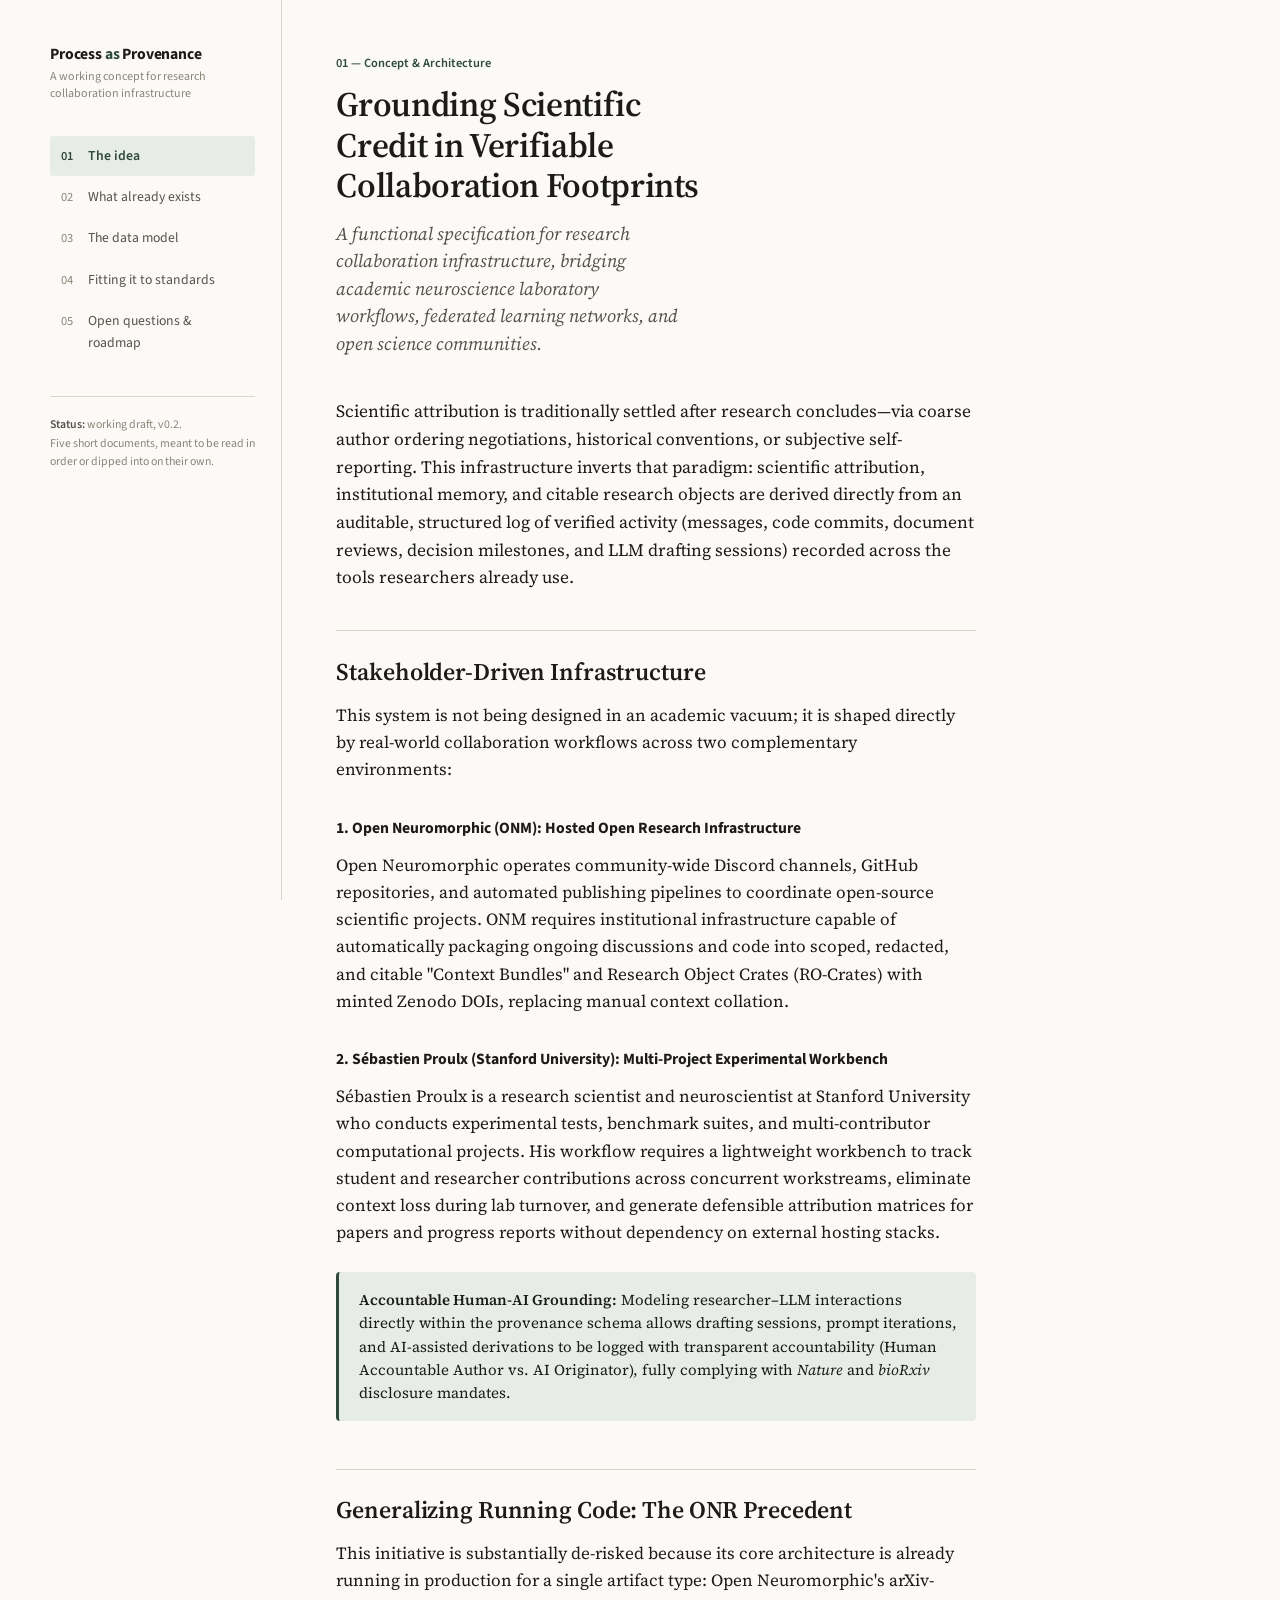
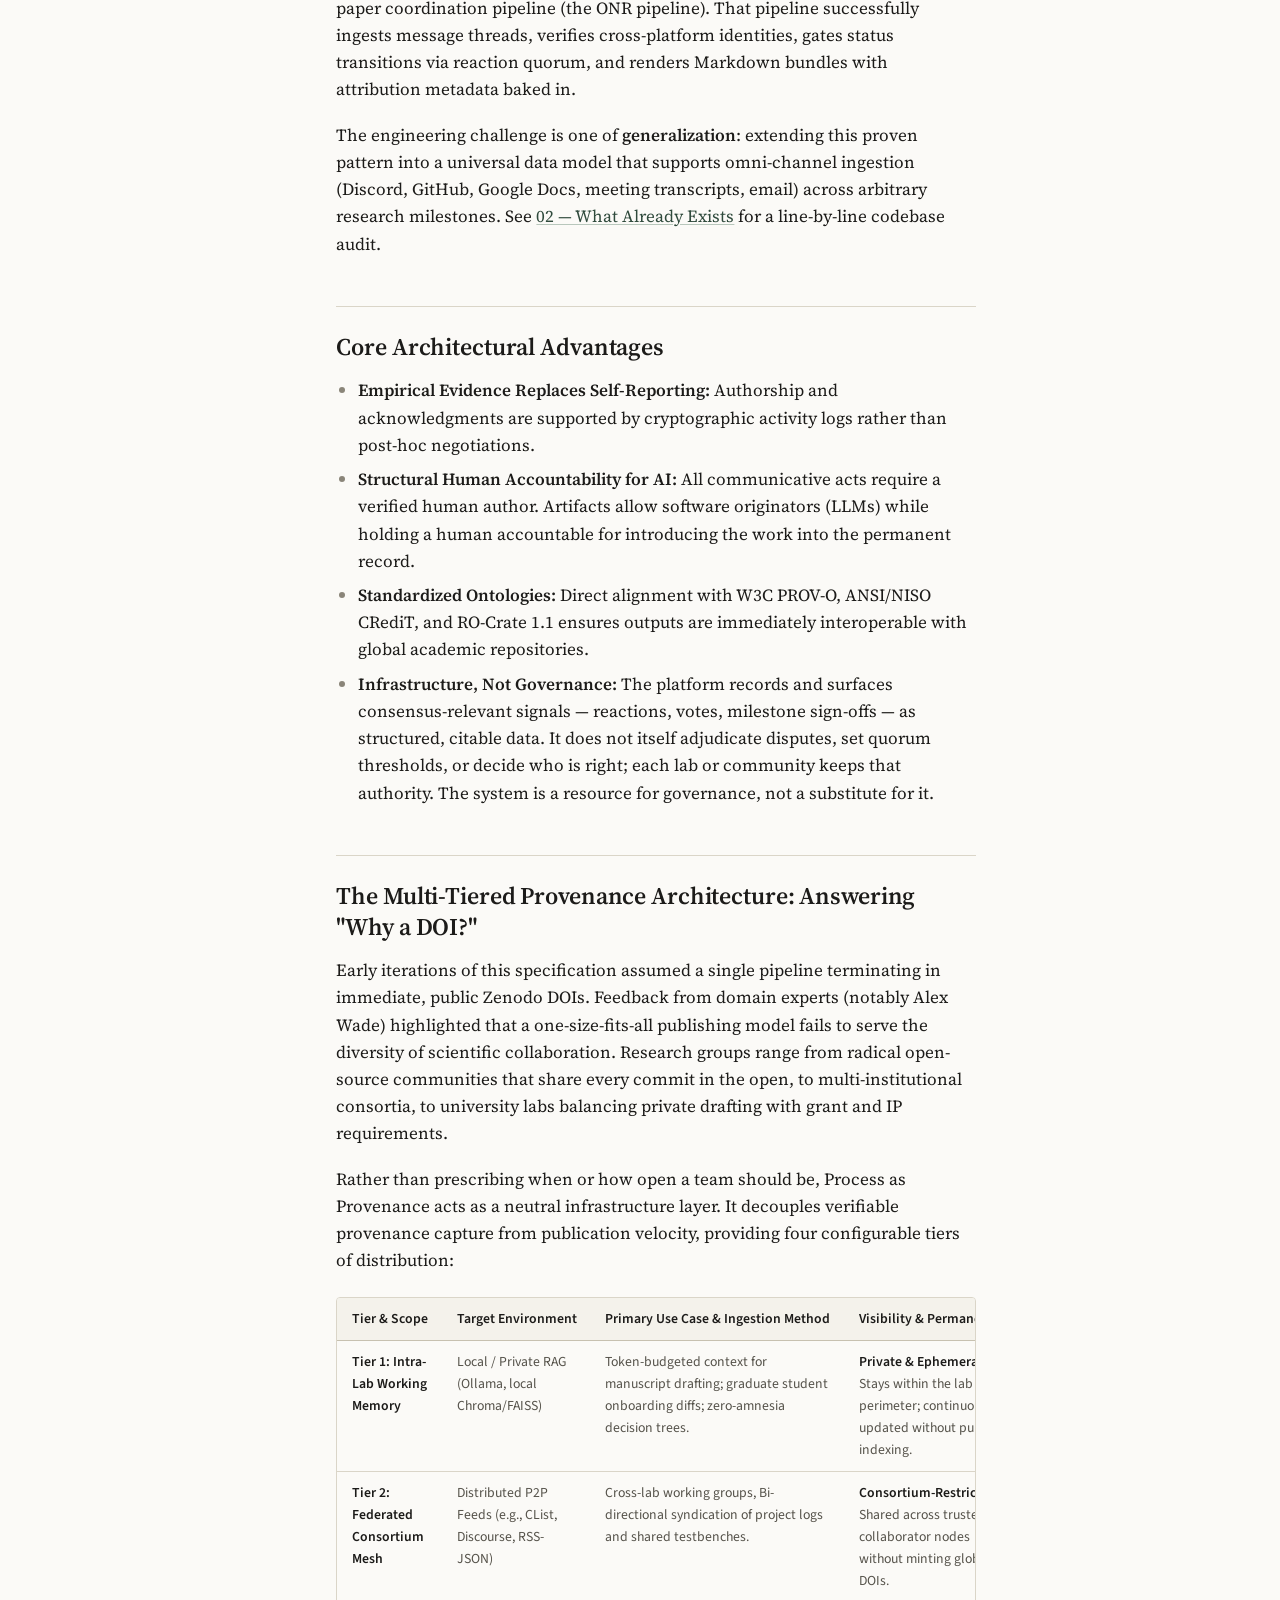
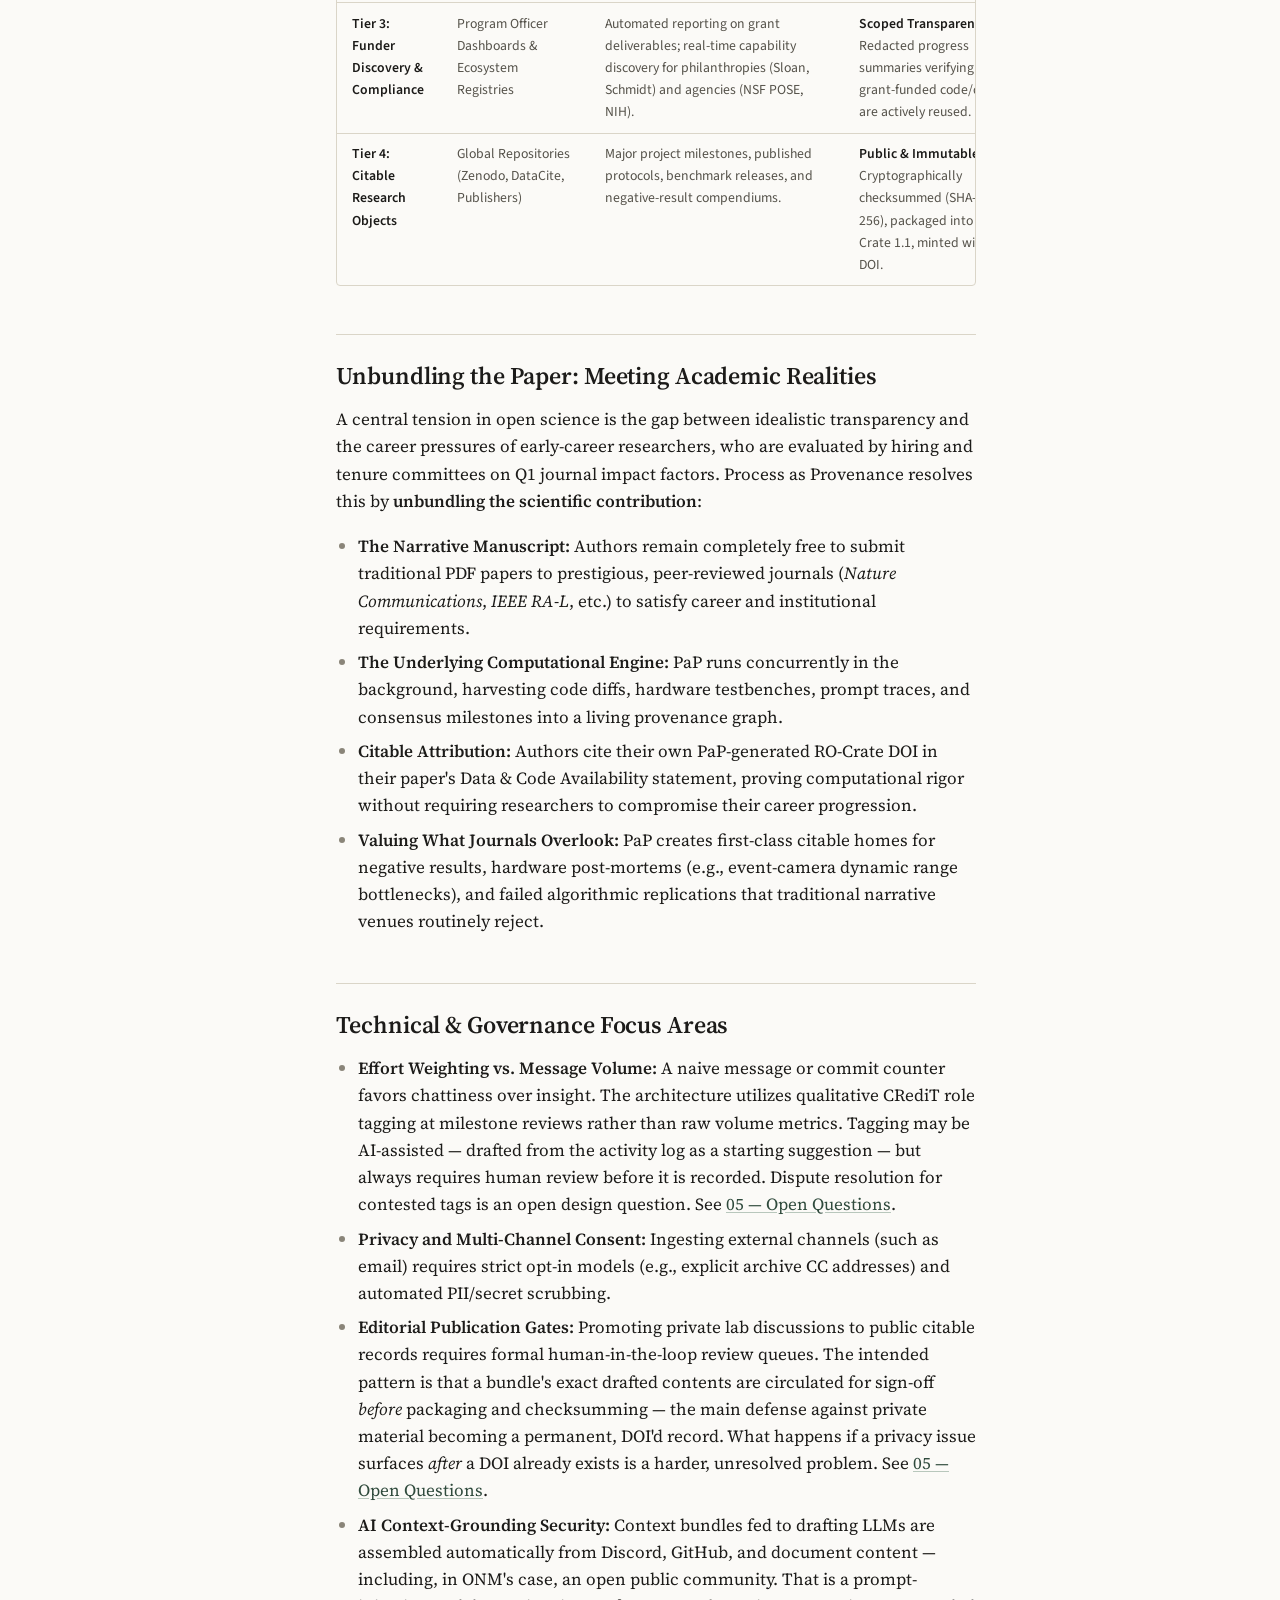
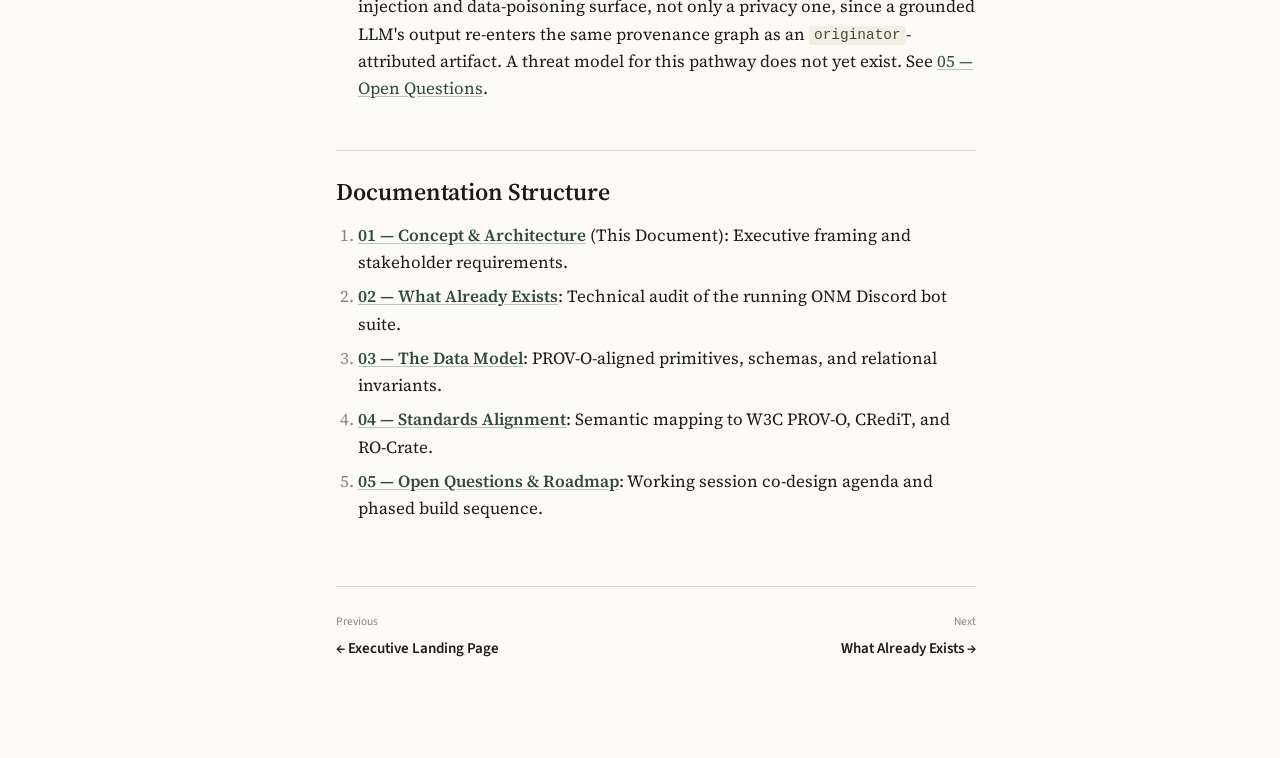
<file: docs.html>
<!DOCTYPE html>
<html lang="en">
<head>
  <meta charset="UTF-8">
  <meta name="viewport" content="width=device-width, initial-scale=1.0">
  <title>Process as Provenance — Concept & Architecture</title>
  <link rel="stylesheet" href="assets/style.css">
</head>
<body>
<div id="site-nav"></div>
<div class="shell">
  <div id="sidebar-mount"></div>
  <main>
    <div class="doc">

      <p class="eyebrow">01 — Concept &amp; Architecture</p>
      <h1>Grounding Scientific Credit in Verifiable Collaboration Footprints</h1>
      <p class="dek">A functional specification for research collaboration infrastructure, bridging academic neuroscience laboratory workflows, federated learning networks, and open science communities.</p>

      <p class="lede">Scientific attribution is traditionally settled after research concludes—via coarse author ordering negotiations, historical conventions, or subjective self-reporting. This infrastructure inverts that paradigm: scientific attribution, institutional memory, and citable research objects are derived directly from an auditable, structured log of verified activity (messages, code commits, document reviews, decision milestones, and LLM drafting sessions) recorded across the tools researchers already use.</p>

      <h2 id="stakeholders">Stakeholder-Driven Infrastructure</h2>

      <p>This system is not being designed in an academic vacuum; it is shaped directly by real-world collaboration workflows across two complementary environments:</p>

      <h3>1. Open Neuromorphic (ONM): Hosted Open Research Infrastructure</h3>
      <p>Open Neuromorphic operates community-wide Discord channels, GitHub repositories, and automated publishing pipelines to coordinate open-source scientific projects. ONM requires institutional infrastructure capable of automatically packaging ongoing discussions and code into scoped, redacted, and citable "Context Bundles" and Research Object Crates (RO-Crates) with minted Zenodo DOIs, replacing manual context collation.</p>

      <h3>2. Sébastien Proulx (Stanford University): Multi-Project Experimental Workbench</h3>
      <p>Sébastien Proulx is a research scientist and neuroscientist at Stanford University who conducts experimental tests, benchmark suites, and multi-contributor computational projects. His workflow requires a lightweight workbench to track student and researcher contributions across concurrent workstreams, eliminate context loss during lab turnover, and generate defensible attribution matrices for papers and progress reports without dependency on external hosting stacks.</p>

      <div class="callout note">
        <p><strong>Accountable Human-AI Grounding:</strong> Modeling researcher–LLM interactions directly within the provenance schema allows drafting sessions, prompt iterations, and AI-assisted derivations to be logged with transparent accountability (Human Accountable Author vs. AI Originator), fully complying with <em>Nature</em> and <em>bioRxiv</em> disclosure mandates.</p>
      </div>

      <h2 id="why-feasible">Generalizing Running Code: The ONR Precedent</h2>

      <p>This initiative is substantially de-risked because its core architecture is already running in production for a single artifact type: Open Neuromorphic's arXiv-paper coordination pipeline (the ONR pipeline). That pipeline successfully ingests message threads, verifies cross-platform identities, gates status transitions via reaction quorum, and renders Markdown bundles with attribution metadata baked in.</p>

      <p>The engineering challenge is one of <strong>generalization</strong>: extending this proven pattern into a universal data model that supports omni-channel ingestion (Discord, GitHub, Google Docs, meeting transcripts, email) across arbitrary research milestones. See <a href="foundation.html">02 — What Already Exists</a> for a line-by-line codebase audit.</p>

      <h2 id="advantages">Core Architectural Advantages</h2>

      <ul>
        <li><strong>Empirical Evidence Replaces Self-Reporting:</strong> Authorship and acknowledgments are supported by cryptographic activity logs rather than post-hoc negotiations.</li>
        <li><strong>Structural Human Accountability for AI:</strong> All communicative acts require a verified human author. Artifacts allow software originators (LLMs) while holding a human accountable for introducing the work into the permanent record.</li>
        <li><strong>Standardized Ontologies:</strong> Direct alignment with W3C PROV-O, ANSI/NISO CRediT, and RO-Crate 1.1 ensures outputs are immediately interoperable with global academic repositories.</li>
        <li><strong>Infrastructure, Not Governance:</strong> The platform records and surfaces consensus-relevant signals — reactions, votes, milestone sign-offs — as structured, citable data. It does not itself adjudicate disputes, set quorum thresholds, or decide who is right; each lab or community keeps that authority. The system is a resource for governance, not a substitute for it.</li>
      </ul>

      <!-- ========================================================================= -->
      <!-- NEW SECTION: TIERED ROUTING ARCHITECTURE -->
      <!-- ========================================================================= -->
      <h2 id="tiered-routing">The Multi-Tiered Provenance Architecture: Answering "Why a DOI?"</h2>

      <p>Early iterations of this specification assumed a single pipeline terminating in immediate, public Zenodo DOIs. Feedback from domain experts (notably Alex Wade) highlighted that a one-size-fits-all publishing model fails to serve the diversity of scientific collaboration. Research groups range from radical open-source communities that share every commit in the open, to multi-institutional consortia, to university labs balancing private drafting with grant and IP requirements.</p>

      <p>Rather than prescribing when or how open a team should be, Process as Provenance acts as a neutral infrastructure layer. It decouples verifiable provenance capture from publication velocity, providing four configurable tiers of distribution:</p>

      <div class="table-wrap">
        <table>
          <thead>
          <tr>
            <th>Tier &amp; Scope</th>
            <th>Target Environment</th>
            <th>Primary Use Case &amp; Ingestion Method</th>
            <th>Visibility &amp; Permanence</th>
          </tr>
          </thead>
          <tbody>
          <tr>
            <td><strong>Tier 1: Intra-Lab Working Memory</strong></td>
            <td>Local / Private RAG (Ollama, local Chroma/FAISS)</td>
            <td>Token-budgeted context for manuscript drafting; graduate student onboarding diffs; zero-amnesia decision trees.</td>
            <td><strong>Private &amp; Ephemeral:</strong> Stays within the lab perimeter; continuously updated without public indexing.</td>
          </tr>
          <tr>
            <td><strong>Tier 2: Federated Consortium Mesh</strong></td>
            <td>Distributed P2P Feeds (e.g., CList, Discourse, RSS-JSON)</td>
            <td>Cross-lab working groups, Bi-directional syndication of project logs and shared testbenches.</td>
            <td><strong>Consortium-Restricted:</strong> Shared across trusted collaborator nodes without minting global DOIs.</td>
          </tr>
          <tr>
            <td><strong>Tier 3: Funder Discovery &amp; Compliance</strong></td>
            <td>Program Officer Dashboards &amp; Ecosystem Registries</td>
            <td>Automated reporting on grant deliverables; real-time capability discovery for philanthropies (Sloan, Schmidt) and agencies (NSF POSE, NIH).</td>
            <td><strong>Scoped Transparency:</strong> Redacted progress summaries verifying that grant-funded code/data are actively reused.</td>
          </tr>
          <tr>
            <td><strong>Tier 4: Citable Research Objects</strong></td>
            <td>Global Repositories (Zenodo, DataCite, Publishers)</td>
            <td>Major project milestones, published protocols, benchmark releases, and negative-result compendiums.</td>
            <td><strong>Public &amp; Immutable:</strong> Cryptographically checksummed (SHA-256), packaged into RO-Crate 1.1, minted with a DOI.</td>
          </tr>
          </tbody>
        </table>
      </div>

      <!-- ========================================================================= -->
      <!-- NEW SECTION: UNBUNDLING SCIENCE -->
      <!-- ========================================================================= -->
      <h2 id="unbundled-science">Unbundling the Paper: Meeting Academic Realities</h2>

      <p>A central tension in open science is the gap between idealistic transparency and the career pressures of early-career researchers, who are evaluated by hiring and tenure committees on Q1 journal impact factors. Process as Provenance resolves this by <strong>unbundling the scientific contribution</strong>:</p>

      <ul>
        <li><strong>The Narrative Manuscript:</strong> Authors remain completely free to submit traditional PDF papers to prestigious, peer-reviewed journals (<em>Nature Communications</em>, <em>IEEE RA-L</em>, etc.) to satisfy career and institutional requirements.</li>
        <li><strong>The Underlying Computational Engine:</strong> PaP runs concurrently in the background, harvesting code diffs, hardware testbenches, prompt traces, and consensus milestones into a living provenance graph.</li>
        <li><strong>Citable Attribution:</strong> Authors cite their own PaP-generated RO-Crate DOI in their paper's Data &amp; Code Availability statement, proving computational rigor without requiring researchers to compromise their career progression.</li>
        <li><strong>Valuing What Journals Overlook:</strong> PaP creates first-class citable homes for negative results, hardware post-mortems (e.g., event-camera dynamic range bottlenecks), and failed algorithmic replications that traditional narrative venues routinely reject.</li>
      </ul>

      <h2 id="challenges">Technical &amp; Governance Focus Areas</h2>

      <ul>
        <li><strong>Effort Weighting vs. Message Volume:</strong> A naive message or commit counter favors chattiness over insight. The architecture utilizes qualitative CRediT role tagging at milestone reviews rather than raw volume metrics. Tagging may be AI-assisted — drafted from the activity log as a starting suggestion — but always requires human review before it is recorded. Dispute resolution for contested tags is an open design question. See <a href="questions.html#agenda-attribution">05 — Open Questions</a>.</li>
        <li><strong>Privacy and Multi-Channel Consent:</strong> Ingesting external channels (such as email) requires strict opt-in models (e.g., explicit archive CC addresses) and automated PII/secret scrubbing.</li>
        <li><strong>Editorial Publication Gates:</strong> Promoting private lab discussions to public citable records requires formal human-in-the-loop review queues. The intended pattern is that a bundle's exact drafted contents are circulated for sign-off <em>before</em> packaging and checksumming — the main defense against private material becoming a permanent, DOI'd record. What happens if a privacy issue surfaces <em>after</em> a DOI already exists is a harder, unresolved problem. See <a href="questions.html#agenda-consent">05 — Open Questions</a>.</li>
        <li><strong>AI Context-Grounding Security:</strong> Context bundles fed to drafting LLMs are assembled automatically from Discord, GitHub, and document content — including, in ONM's case, an open public community. That is a prompt-injection and data-poisoning surface, not only a privacy one, since a grounded LLM's output re-enters the same provenance graph as an <code>originator</code>-attributed artifact. A threat model for this pathway does not yet exist. See <a href="questions.html#agenda-security">05 — Open Questions</a>.</li>
      </ul>

      <h2 id="documentation-suite">Documentation Structure</h2>

      <ol>
        <li><strong><a href="docs.html">01 — Concept &amp; Architecture</a></strong> (This Document): Executive framing and stakeholder requirements.</li>
        <li><strong><a href="foundation.html">02 — What Already Exists</a></strong>: Technical audit of the running ONM Discord bot suite.</li>
        <li><strong><a href="model.html">03 — The Data Model</a></strong>: PROV-O-aligned primitives, schemas, and relational invariants.</li>
        <li><strong><a href="standards.html">04 — Standards Alignment</a></strong>: Semantic mapping to W3C PROV-O, CRediT, and RO-Crate.</li>
        <li><strong><a href="questions.html">05 — Open Questions &amp; Roadmap</a></strong>: Working session co-design agenda and phased build sequence.</li>
      </ol>

      <div class="pagenav">
        <a class="prev" href="index.html">
          <span class="dir">Previous</span>
          <span class="title">← Executive Landing Page</span>
        </a>
        <a class="next" href="foundation.html">
          <span class="dir">Next</span>
          <span class="title">What Already Exists →</span>
        </a>
      </div>

    </div>
  </main>
</div>
<script src="assets/nav.js"></script>
</body>
</html>
</file>
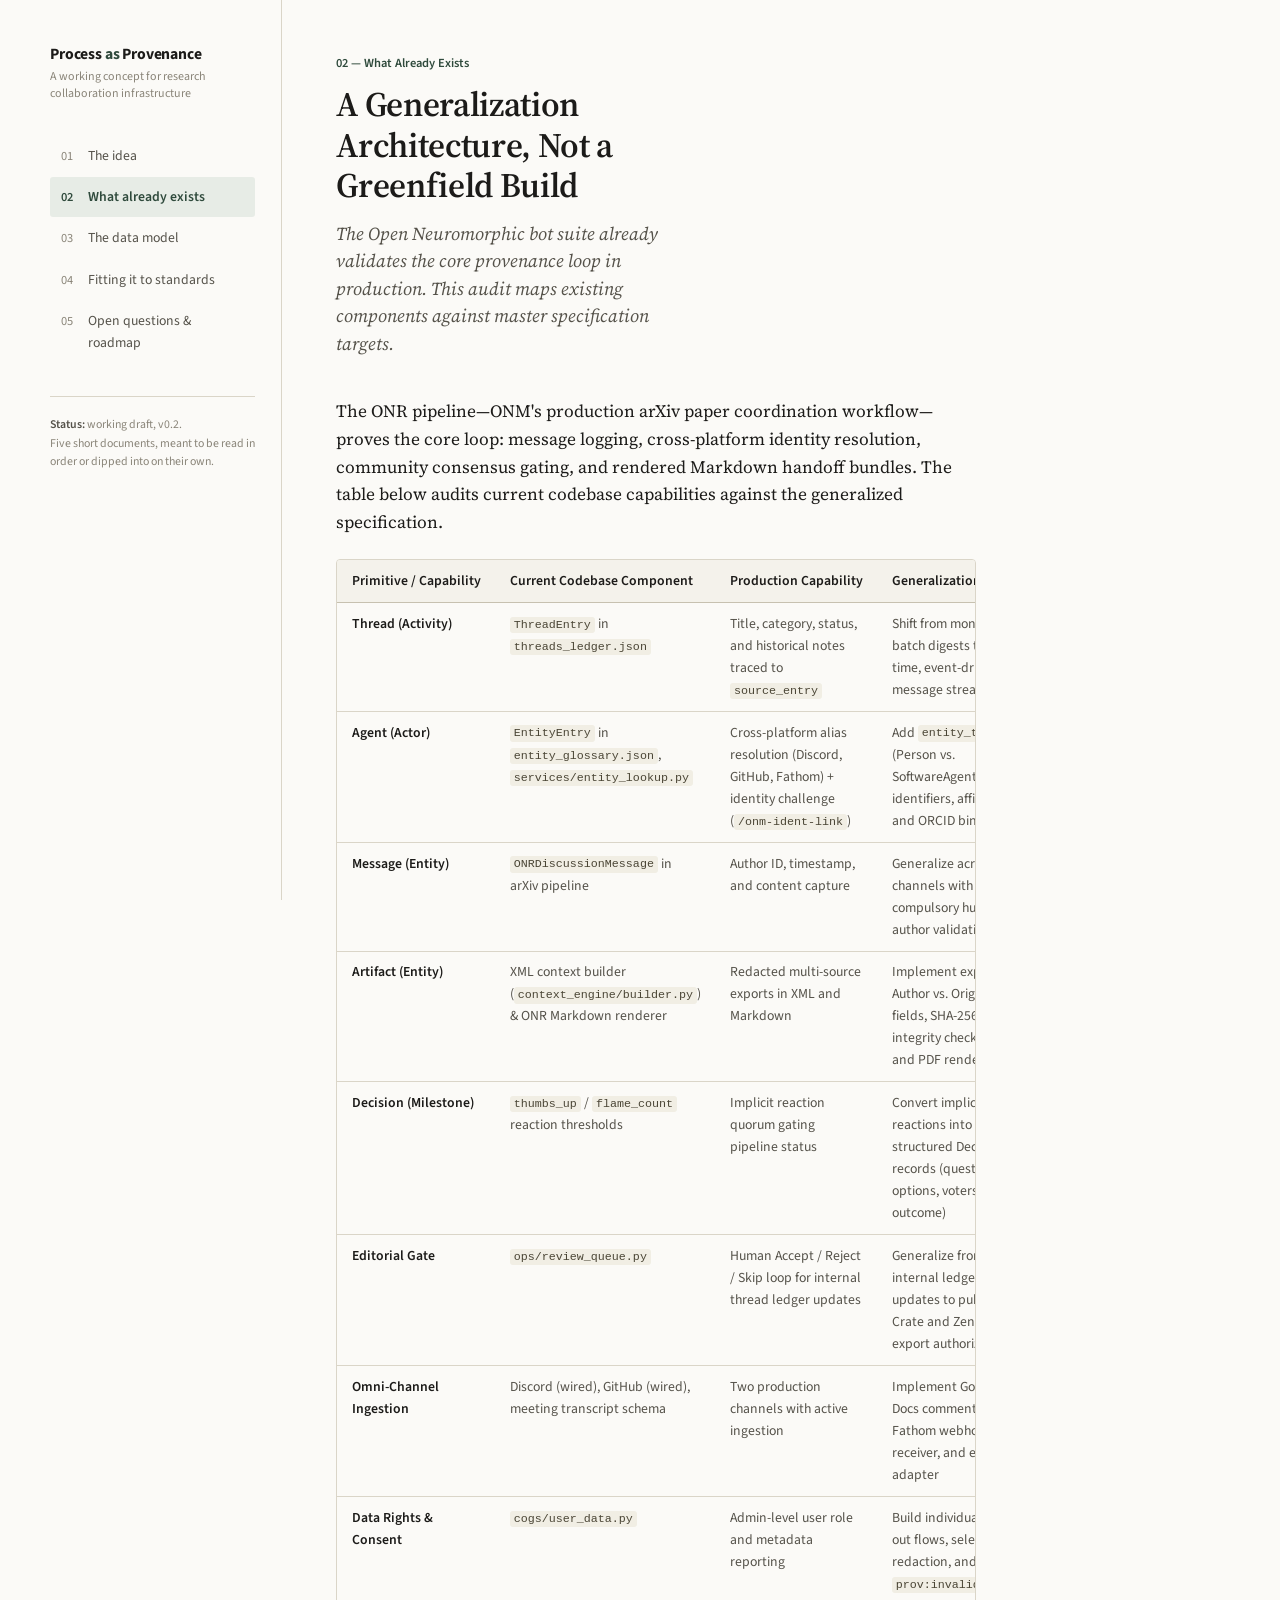
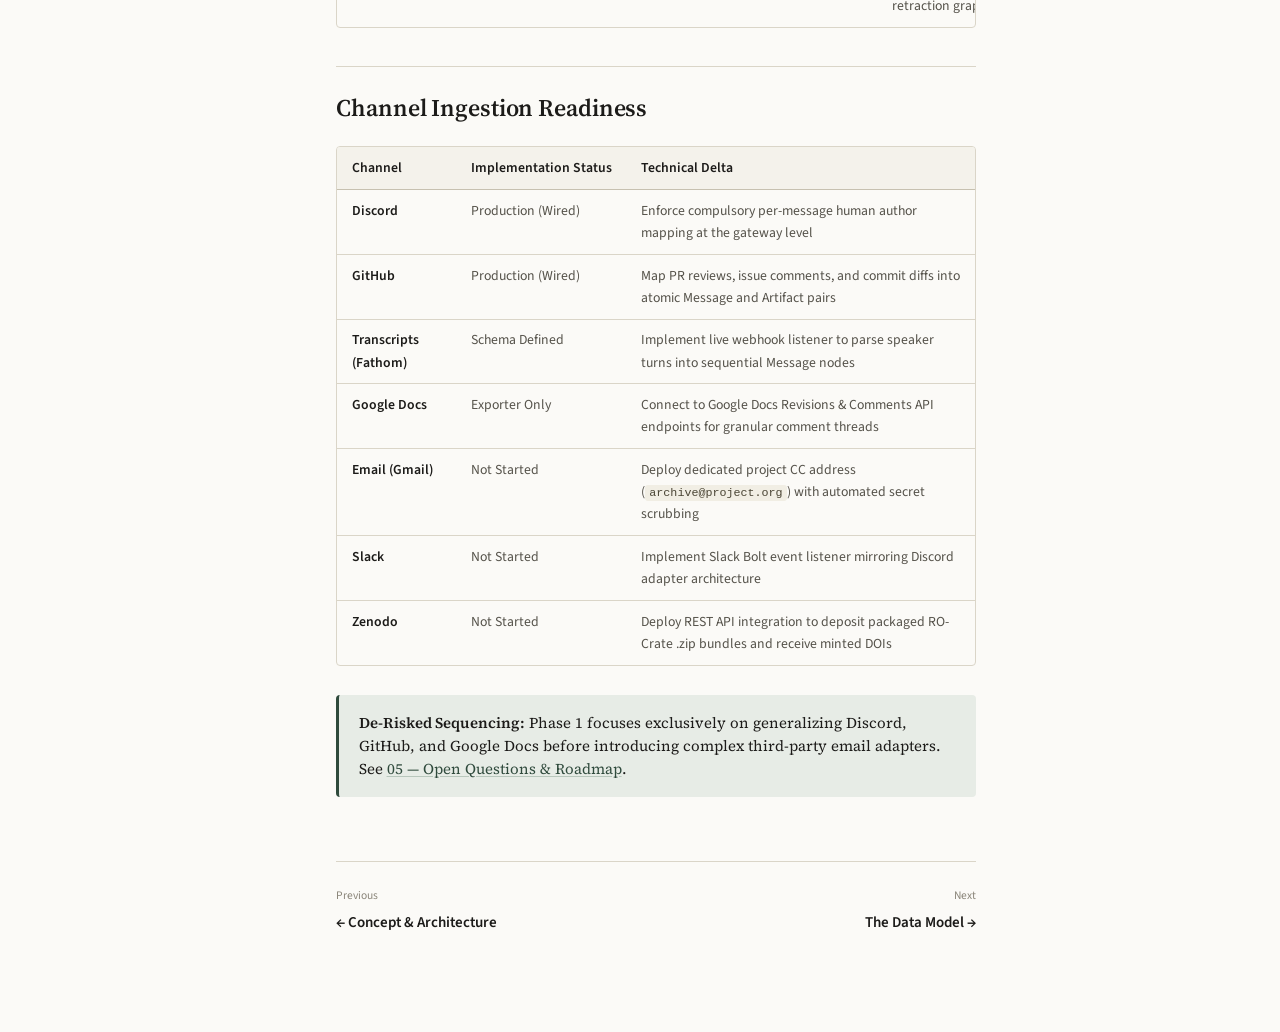
<file: foundation.html>
<!DOCTYPE html>
<html lang="en">
<head>
  <meta charset="UTF-8">
  <meta name="viewport" content="width=device-width, initial-scale=1.0">
  <title>Process as Provenance — What Already Exists</title>
  <link rel="stylesheet" href="assets/style.css">
</head>
<body>
<div id="site-nav"></div>
<div class="shell">
  <div id="sidebar-mount"></div>
  <main>
    <div class="doc">

      <p class="eyebrow">02 — What Already Exists</p>
      <h1>A Generalization Architecture, Not a Greenfield Build</h1>
      <p class="dek">The Open Neuromorphic bot suite already validates the core provenance loop in production. This audit maps existing components against master specification targets.</p>

      <p class="lede">The ONR pipeline—ONM's production arXiv paper coordination workflow—proves the core loop: message logging, cross-platform identity resolution, community consensus gating, and rendered Markdown handoff bundles. The table below audits current codebase capabilities against the generalized specification.</p>

      <div class="table-wrap">
        <table>
          <thead>
          <tr><th>Primitive / Capability</th><th>Current Codebase Component</th><th>Production Capability</th><th>Generalization Delta</th></tr>
          </thead>
          <tbody>
          <tr>
            <td><strong>Thread (Activity)</strong></td>
            <td><code>ThreadEntry</code> in <code>threads_ledger.json</code></td>
            <td>Title, category, status, and historical notes traced to <code>source_entry</code></td>
            <td>Shift from monthly AI batch digests to real-time, event-driven message streaming</td>
          </tr>
          <tr>
            <td><strong>Agent (Actor)</strong></td>
            <td><code>EntityEntry</code> in <code>entity_glossary.json</code>, <code>services/entity_lookup.py</code></td>
            <td>Cross-platform alias resolution (Discord, GitHub, Fathom) + identity challenge (<code>/onm-ident-link</code>)</td>
            <td>Add <code>entity_type</code> (Person vs. SoftwareAgent), model identifiers, affiliations, and ORCID bindings</td>
          </tr>
          <tr>
            <td><strong>Message (Entity)</strong></td>
            <td><code>ONRDiscussionMessage</code> in arXiv pipeline</td>
            <td>Author ID, timestamp, and content capture</td>
            <td>Generalize across all channels with compulsory human author validation</td>
          </tr>
          <tr>
            <td><strong>Artifact (Entity)</strong></td>
            <td>XML context builder (<code>context_engine/builder.py</code>) &amp; ONR Markdown renderer</td>
            <td>Redacted multi-source exports in XML and Markdown</td>
            <td>Implement explicit Author vs. Originator fields, SHA-256 integrity checksums, and PDF rendering</td>
          </tr>
          <tr>
            <td><strong>Decision (Milestone)</strong></td>
            <td><code>thumbs_up</code> / <code>flame_count</code> reaction thresholds</td>
            <td>Implicit reaction quorum gating pipeline status</td>
            <td>Convert implicit reactions into explicit, structured Decision records (question, options, voters, outcome)</td>
          </tr>
          <tr>
            <td><strong>Editorial Gate</strong></td>
            <td><code>ops/review_queue.py</code></td>
            <td>Human Accept / Reject / Skip loop for internal thread ledger updates</td>
            <td>Generalize from internal ledger updates to public RO-Crate and Zenodo export authorization</td>
          </tr>
          <tr>
            <td><strong>Omni-Channel Ingestion</strong></td>
            <td>Discord (wired), GitHub (wired), meeting transcript schema</td>
            <td>Two production channels with active ingestion</td>
            <td>Implement Google Docs comment API, Fathom webhook receiver, and email CC adapter</td>
          </tr>
          <tr>
            <td><strong>Data Rights &amp; Consent</strong></td>
            <td><code>cogs/user_data.py</code></td>
            <td>Admin-level user role and metadata reporting</td>
            <td>Build individual opt-out flows, selective redaction, and <code>prov:invalidatedBy</code> retraction graphs</td>
          </tr>
          </tbody>
        </table>
      </div>

      <h2 id="channels">Channel Ingestion Readiness</h2>

      <div class="table-wrap">
        <table>
          <thead><tr><th>Channel</th><th>Implementation Status</th><th>Technical Delta</th></tr></thead>
          <tbody>
          <tr><td><strong>Discord</strong></td><td>Production (Wired)</td><td>Enforce compulsory per-message human author mapping at the gateway level</td></tr>
          <tr><td><strong>GitHub</strong></td><td>Production (Wired)</td><td>Map PR reviews, issue comments, and commit diffs into atomic Message and Artifact pairs</td></tr>
          <tr><td><strong>Transcripts (Fathom)</strong></td><td>Schema Defined</td><td>Implement live webhook listener to parse speaker turns into sequential Message nodes</td></tr>
          <tr><td><strong>Google Docs</strong></td><td>Exporter Only</td><td>Connect to Google Docs Revisions &amp; Comments API endpoints for granular comment threads</td></tr>
          <tr><td><strong>Email (Gmail)</strong></td><td>Not Started</td><td>Deploy dedicated project CC address (<code>archive@project.org</code>) with automated secret scrubbing</td></tr>
          <tr><td><strong>Slack</strong></td><td>Not Started</td><td>Implement Slack Bolt event listener mirroring Discord adapter architecture</td></tr>
          <tr><td><strong>Zenodo</strong></td><td>Not Started</td><td>Deploy REST API integration to deposit packaged RO-Crate .zip bundles and receive minted DOIs</td></tr>
          </tbody>
        </table>
      </div>

      <div class="callout note">
        <p><strong>De-Risked Sequencing:</strong> Phase 1 focuses exclusively on generalizing Discord, GitHub, and Google Docs before introducing complex third-party email adapters. See <a href="questions.html#roadmap">05 — Open Questions &amp; Roadmap</a>.</p>
      </div>

      <div class="pagenav">
        <a class="prev" href="docs.html">
          <span class="dir">Previous</span>
          <span class="title">← Concept &amp; Architecture</span>
        </a>
        <a class="next" href="model.html">
          <span class="dir">Next</span>
          <span class="title">The Data Model →</span>
        </a>
      </div>

    </div>
  </main>
</div>
<script src="assets/nav.js"></script>
</body>
</html>
</file>
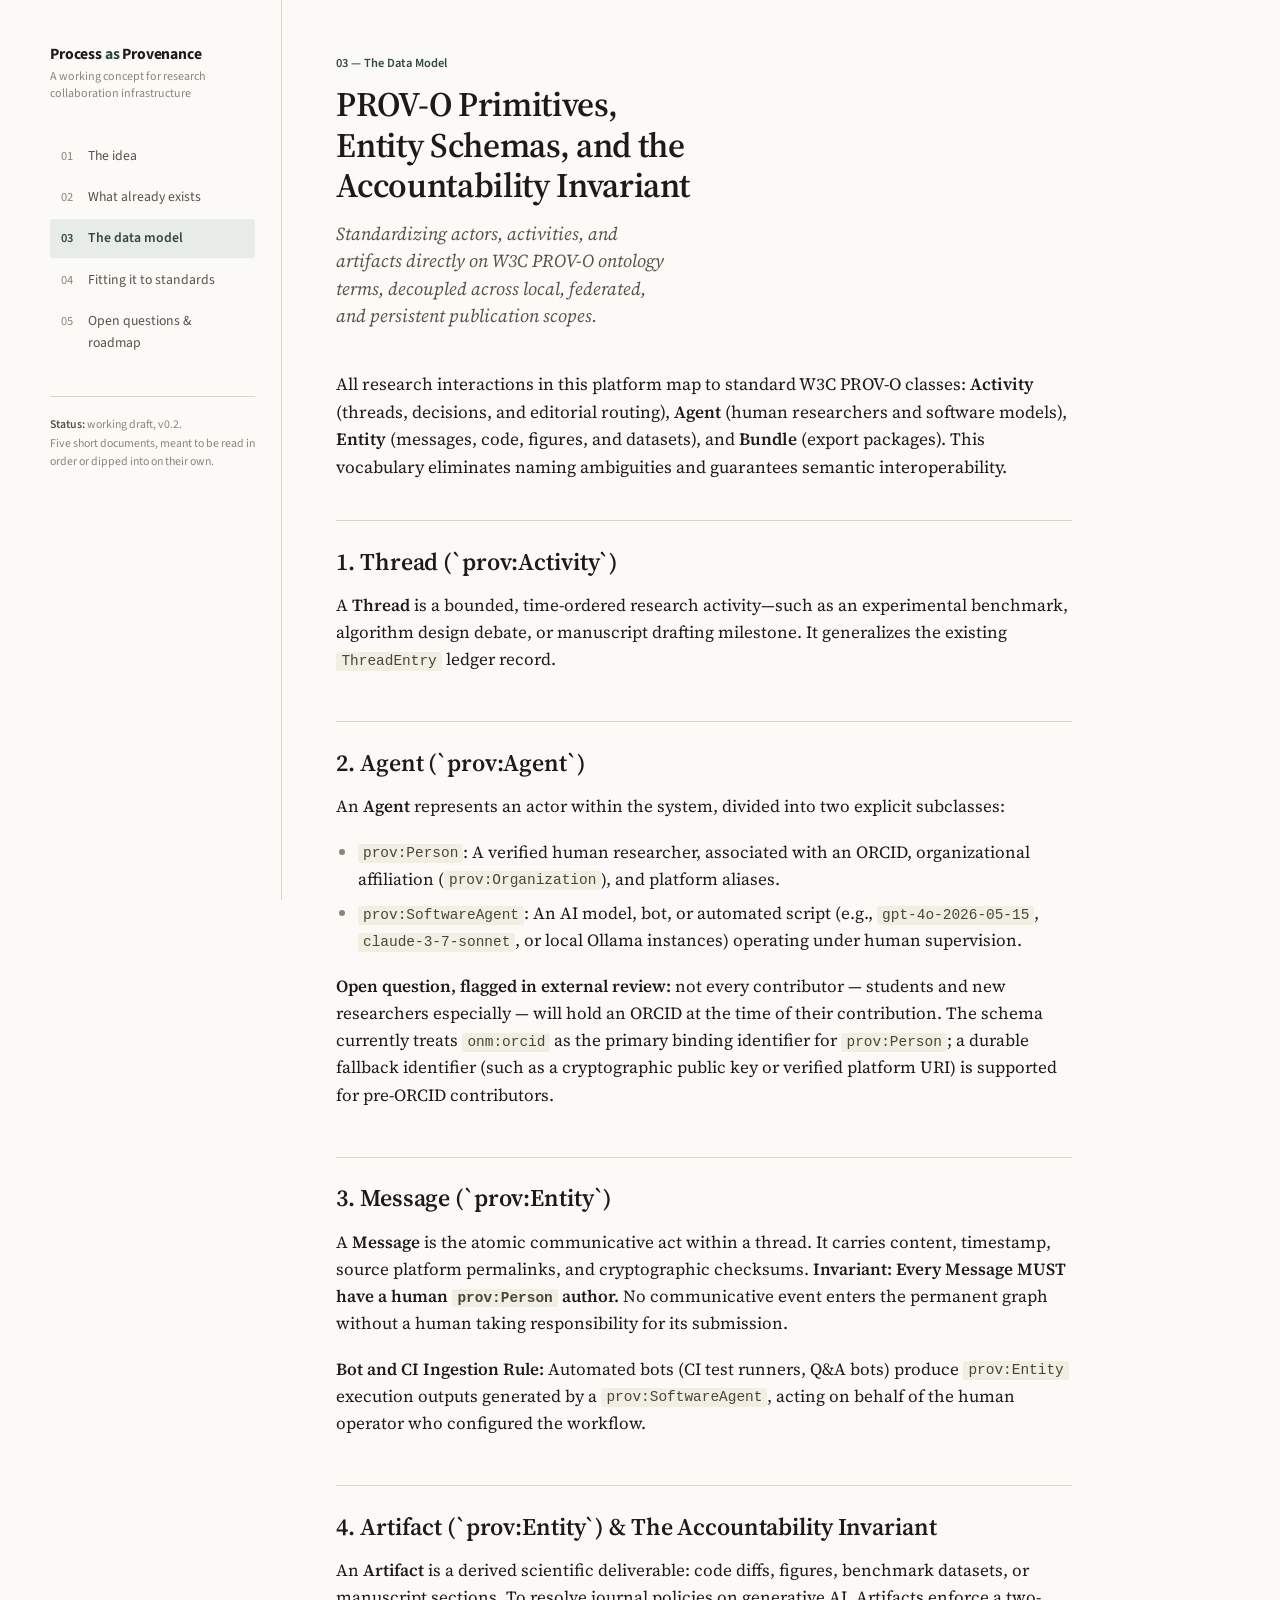
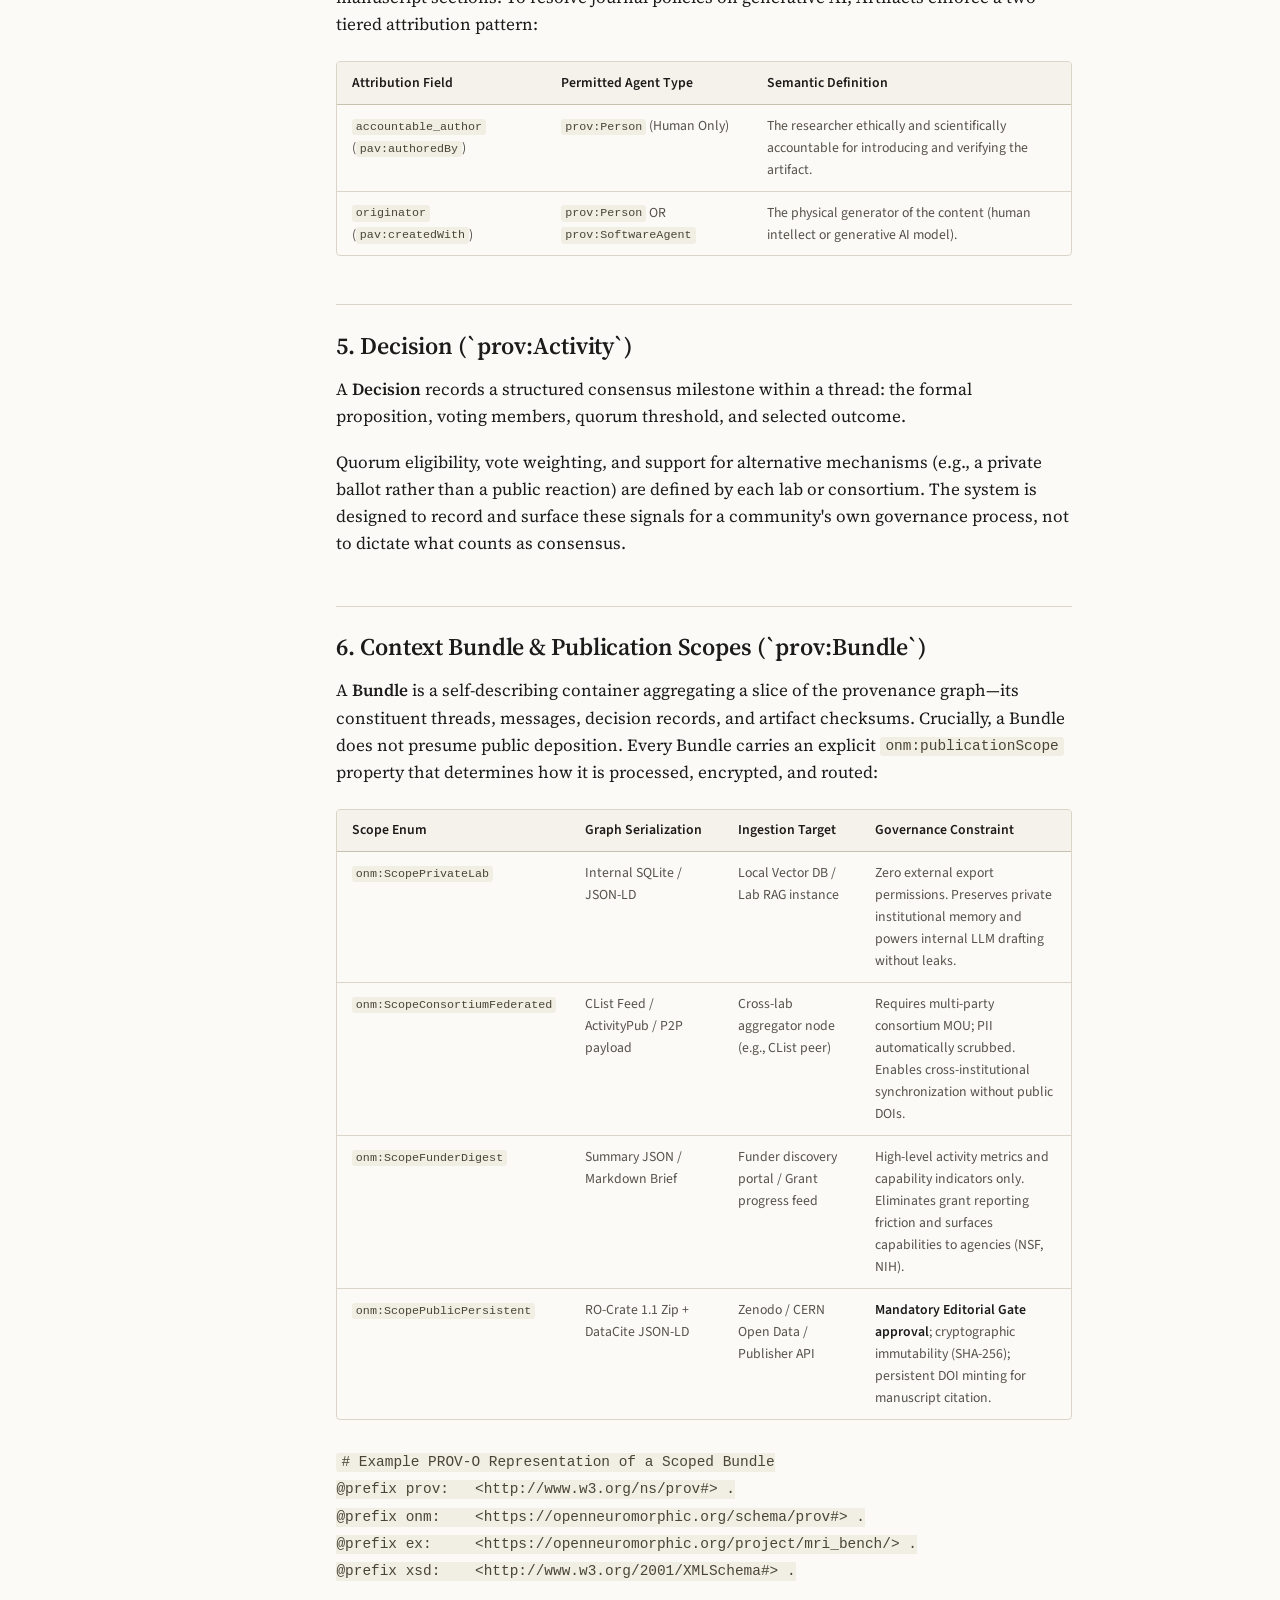
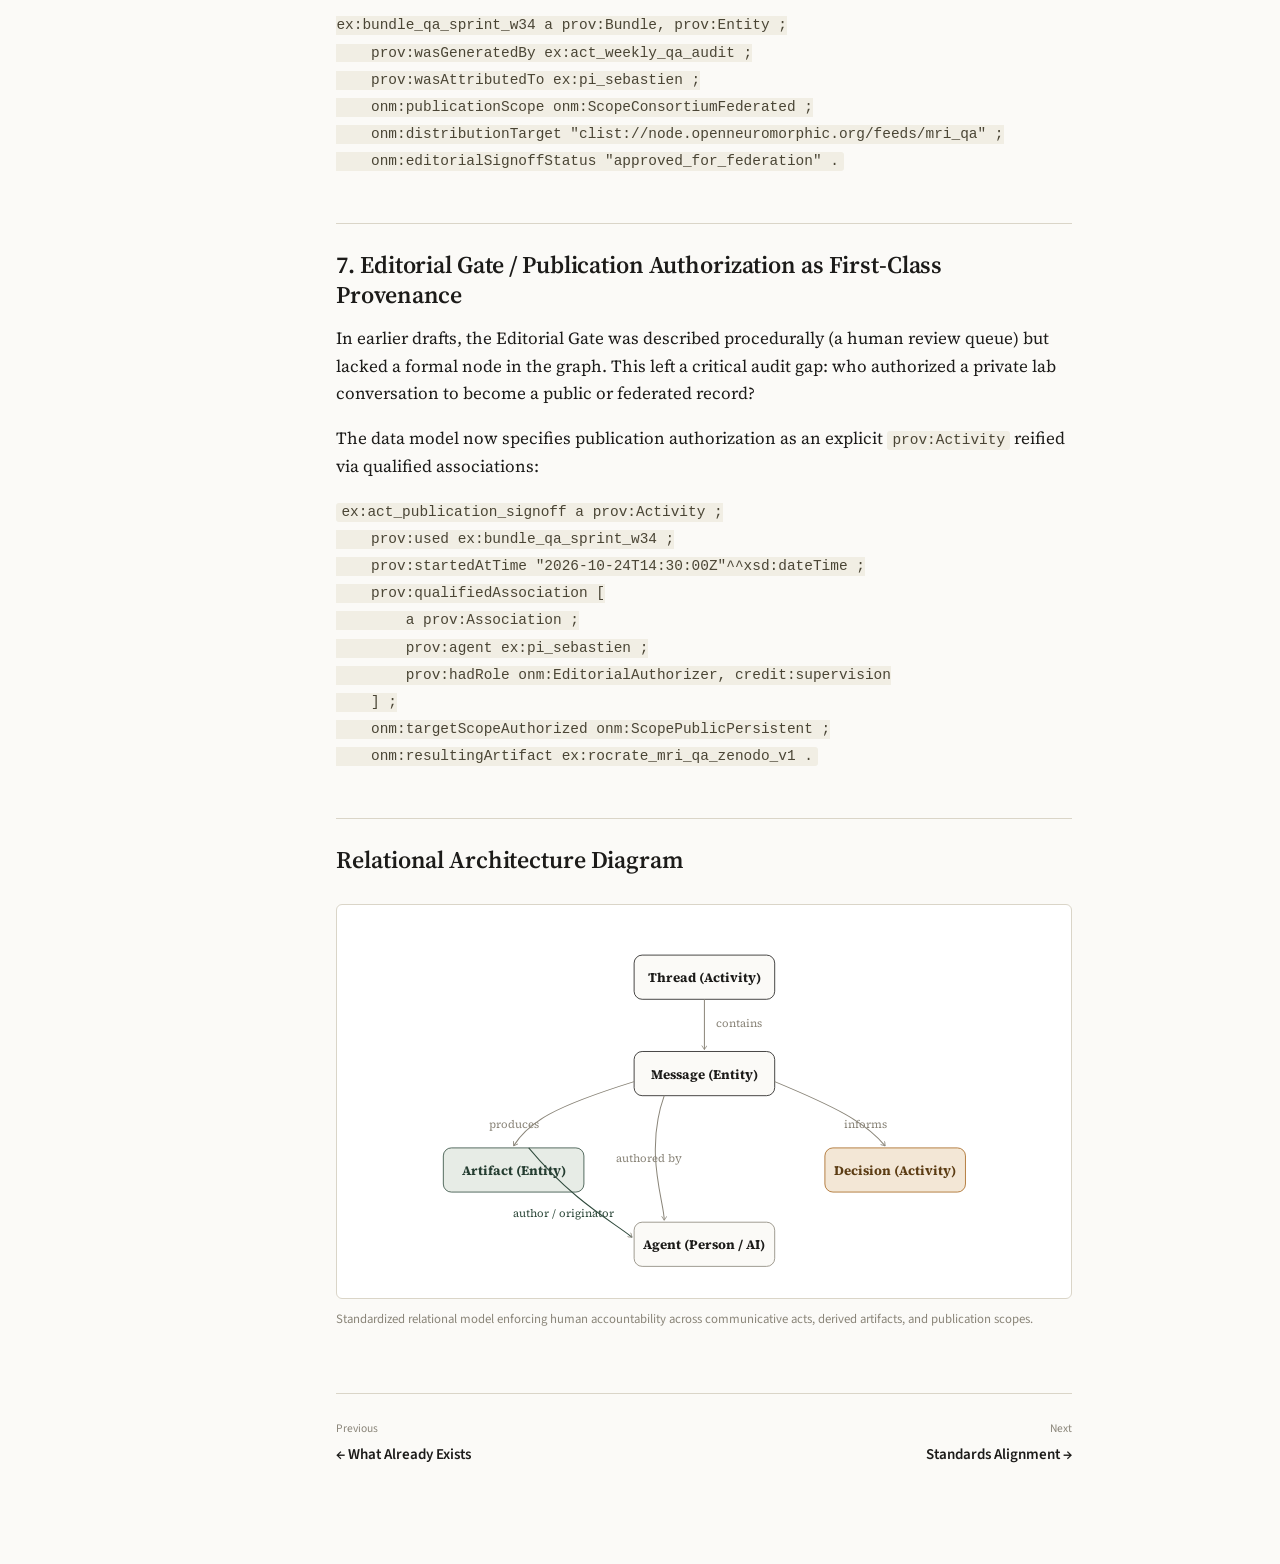
<file: model.html>
<!DOCTYPE html>
<html lang="en">
<head>
  <meta charset="UTF-8">
  <meta name="viewport" content="width=device-width, initial-scale=1.0">
  <title>Process as Provenance — The Data Model</title>
  <link rel="stylesheet" href="assets/style.css">
</head>
<body>
<div id="site-nav"></div>
<div class="shell">
  <div id="sidebar-mount"></div>
  <main>
    <div class="doc wide">

      <p class="eyebrow">03 — The Data Model</p>
      <h1>PROV-O Primitives, Entity Schemas, and the Accountability Invariant</h1>
      <p class="dek">Standardizing actors, activities, and artifacts directly on W3C PROV-O ontology terms, decoupled across local, federated, and persistent publication scopes.</p>

      <p class="lede">All research interactions in this platform map to standard W3C PROV-O classes: <strong>Activity</strong> (threads, decisions, and editorial routing), <strong>Agent</strong> (human researchers and software models), <strong>Entity</strong> (messages, code, figures, and datasets), and <strong>Bundle</strong> (export packages). This vocabulary eliminates naming ambiguities and guarantees semantic interoperability.</p>

      <h2 id="thread">1. Thread (`prov:Activity`)</h2>
      <p>A <strong>Thread</strong> is a bounded, time-ordered research activity—such as an experimental benchmark, algorithm design debate, or manuscript drafting milestone. It generalizes the existing <code>ThreadEntry</code> ledger record.</p>

      <h2 id="agent">2. Agent (`prov:Agent`)</h2>
      <p>An <strong>Agent</strong> represents an actor within the system, divided into two explicit subclasses:</p>
      <ul>
        <li><code>prov:Person</code>: A verified human researcher, associated with an ORCID, organizational affiliation (<code>prov:Organization</code>), and platform aliases.</li>
        <li><code>prov:SoftwareAgent</code>: An AI model, bot, or automated script (e.g., <code>gpt-4o-2026-05-15</code>, <code>claude-3-7-sonnet</code>, or local Ollama instances) operating under human supervision.</li>
      </ul>
      <p><strong>Open question, flagged in external review:</strong> not every contributor — students and new researchers especially — will hold an ORCID at the time of their contribution. The schema currently treats <code>onm:orcid</code> as the primary binding identifier for <code>prov:Person</code>; a durable fallback identifier (such as a cryptographic public key or verified platform URI) is supported for pre-ORCID contributors.</p>

      <h2 id="message">3. Message (`prov:Entity`)</h2>
      <p>A <strong>Message</strong> is the atomic communicative act within a thread. It carries content, timestamp, source platform permalinks, and cryptographic checksums. <strong>Invariant: Every Message MUST have a human <code>prov:Person</code> author.</strong> No communicative event enters the permanent graph without a human taking responsibility for its submission.</p>
      <p><strong>Bot and CI Ingestion Rule:</strong> Automated bots (CI test runners, Q&amp;A bots) produce <code>prov:Entity</code> execution outputs generated by a <code>prov:SoftwareAgent</code>, acting on behalf of the human operator who configured the workflow.</p>

      <h2 id="artifact">4. Artifact (`prov:Entity`) &amp; The Accountability Invariant</h2>
      <p>An <strong>Artifact</strong> is a derived scientific deliverable: code diffs, figures, benchmark datasets, or manuscript sections. To resolve journal policies on generative AI, Artifacts enforce a two-tiered attribution pattern:</p>

      <div class="table-wrap">
        <table>
          <thead><tr><th>Attribution Field</th><th>Permitted Agent Type</th><th>Semantic Definition</th></tr></thead>
          <tbody>
          <tr>
            <td><code>accountable_author</code> (<code>pav:authoredBy</code>)</td>
            <td><code>prov:Person</code> (Human Only)</td>
            <td>The researcher ethically and scientifically accountable for introducing and verifying the artifact.</td>
          </tr>
          <tr>
            <td><code>originator</code> (<code>pav:createdWith</code>)</td>
            <td><code>prov:Person</code> OR <code>prov:SoftwareAgent</code></td>
            <td>The physical generator of the content (human intellect or generative AI model).</td>
          </tr>
          </tbody>
        </table>
      </div>

      <h2 id="decision">5. Decision (`prov:Activity`)</h2>
      <p>A <strong>Decision</strong> records a structured consensus milestone within a thread: the formal proposition, voting members, quorum threshold, and selected outcome.</p>
      <p>Quorum eligibility, vote weighting, and support for alternative mechanisms (e.g., a private ballot rather than a public reaction) are defined by each lab or consortium. The system is designed to record and surface these signals for a community's own governance process, not to dictate what counts as consensus.</p>

      <!-- ========================================================================= -->
      <!-- EXPANDED SECTION 6: CONTEXT BUNDLE & PUBLICATION SCOPES -->
      <!-- ========================================================================= -->
      <h2 id="bundle">6. Context Bundle &amp; Publication Scopes (`prov:Bundle`)</h2>
      <p>A <strong>Bundle</strong> is a self-describing container aggregating a slice of the provenance graph—its constituent threads, messages, decision records, and artifact checksums. Crucially, a Bundle does not presume public deposition. Every Bundle carries an explicit <code>onm:publicationScope</code> property that determines how it is processed, encrypted, and routed:</p>

      <div class="table-wrap">
        <table>
          <thead>
          <tr>
            <th>Scope Enum</th>
            <th>Graph Serialization</th>
            <th>Ingestion Target</th>
            <th>Governance Constraint</th>
          </tr>
          </thead>
          <tbody>
          <tr>
            <td><code>onm:ScopePrivateLab</code></td>
            <td>Internal SQLite / JSON-LD</td>
            <td>Local Vector DB / Lab RAG instance</td>
            <td>Zero external export permissions. Preserves private institutional memory and powers internal LLM drafting without leaks.</td>
          </tr>
          <tr>
            <td><code>onm:ScopeConsortiumFederated</code></td>
            <td>CList Feed / ActivityPub / P2P payload</td>
            <td>Cross-lab aggregator node (e.g., CList peer)</td>
            <td>Requires multi-party consortium MOU; PII automatically scrubbed. Enables cross-institutional synchronization without public DOIs.</td>
          </tr>
          <tr>
            <td><code>onm:ScopeFunderDigest</code></td>
            <td>Summary JSON / Markdown Brief</td>
            <td>Funder discovery portal / Grant progress feed</td>
            <td>High-level activity metrics and capability indicators only. Eliminates grant reporting friction and surfaces capabilities to agencies (NSF, NIH).</td>
          </tr>
          <tr>
            <td><code>onm:ScopePublicPersistent</code></td>
            <td>RO-Crate 1.1 Zip + DataCite JSON-LD</td>
            <td>Zenodo / CERN Open Data / Publisher API</td>
            <td><strong>Mandatory Editorial Gate approval</strong>; cryptographic immutability (SHA-256); persistent DOI minting for manuscript citation.</td>
          </tr>
          </tbody>
        </table>
      </div>

      <pre><code># Example PROV-O Representation of a Scoped Bundle
@prefix prov:   &lt;http://www.w3.org/ns/prov#&gt; .
@prefix onm:    &lt;https://openneuromorphic.org/schema/prov#&gt; .
@prefix ex:     &lt;https://openneuromorphic.org/project/mri_bench/&gt; .
@prefix xsd:    &lt;http://www.w3.org/2001/XMLSchema#&gt; .

ex:bundle_qa_sprint_w34 a prov:Bundle, prov:Entity ;
    prov:wasGeneratedBy ex:act_weekly_qa_audit ;
    prov:wasAttributedTo ex:pi_sebastien ;
    onm:publicationScope onm:ScopeConsortiumFederated ;
    onm:distributionTarget "clist://node.openneuromorphic.org/feeds/mri_qa" ;
    onm:editorialSignoffStatus "approved_for_federation" .</code></pre>

      <!-- ========================================================================= -->
      <!-- EXPANDED SECTION 7: EDITORIAL GATE AS FIRST-CLASS PROVENANCE -->
      <!-- ========================================================================= -->
      <h2 id="editorial-gate">7. Editorial Gate / Publication Authorization as First-Class Provenance</h2>
      <p>In earlier drafts, the Editorial Gate was described procedurally (a human review queue) but lacked a formal node in the graph. This left a critical audit gap: who authorized a private lab conversation to become a public or federated record?</p>
      <p>The data model now specifies publication authorization as an explicit <code>prov:Activity</code> reified via qualified associations:</p>

      <pre><code>ex:act_publication_signoff a prov:Activity ;
    prov:used ex:bundle_qa_sprint_w34 ;
    prov:startedAtTime "2026-10-24T14:30:00Z"^^xsd:dateTime ;
    prov:qualifiedAssociation [
        a prov:Association ;
        prov:agent ex:pi_sebastien ;
        prov:hadRole onm:EditorialAuthorizer, credit:supervision
    ] ;
    onm:targetScopeAuthorized onm:ScopePublicPersistent ;
    onm:resultingArtifact ex:rocrate_mri_qa_zenodo_v1 .</code></pre>

      <h2 id="relationships">Relational Architecture Diagram</h2>

      <figure>
        <div class="diagram-frame">
          <svg width="100%" viewBox="0 0 680 340" role="img">
            <title>Relational Entity Diagram</title>
            <desc>Thread contains Messages and records Decisions. Messages produce Artifacts and are authored by Agents. Artifacts carry accountable authors and originators.</desc>
            <defs>
              <marker id="arr3" viewBox="0 0 10 10" refX="8" refY="5" markerWidth="6" markerHeight="6" orient="auto-start-reverse">
                <path d="M2 1L8 5L2 9" fill="none" stroke="#8A8579" stroke-width="1.3" stroke-linecap="round" stroke-linejoin="round"/>
              </marker>
            </defs>

            <rect x="270" y="24" width="140" height="44" rx="8" fill="#FBFAF7" stroke="#1C1B19" stroke-width="0.8"/>
            <text x="340" y="46" text-anchor="middle" dominant-baseline="central" font-family="Source Sans 3, sans-serif" font-size="13" font-weight="700" fill="#1C1B19">Thread (Activity)</text>

            <rect x="270" y="120" width="140" height="44" rx="8" fill="#FBFAF7" stroke="#1C1B19" stroke-width="0.8"/>
            <text x="340" y="142" text-anchor="middle" dominant-baseline="central" font-family="Source Sans 3, sans-serif" font-size="13" font-weight="700" fill="#1C1B19">Message (Entity)</text>

            <rect x="80" y="216" width="140" height="44" rx="8" fill="#E7ECE6" stroke="#2F4A3C" stroke-width="0.8"/>
            <text x="150" y="238" text-anchor="middle" dominant-baseline="central" font-family="Source Sans 3, sans-serif" font-size="13" font-weight="700" fill="#253D31">Artifact (Entity)</text>

            <rect x="460" y="216" width="140" height="44" rx="8" fill="#F3E7D6" stroke="#A5651C" stroke-width="0.8"/>
            <text x="530" y="238" text-anchor="middle" dominant-baseline="central" font-family="Source Sans 3, sans-serif" font-size="13" font-weight="700" fill="#5C3D14">Decision (Activity)</text>

            <rect x="270" y="290" width="140" height="44" rx="8" fill="#FBFAF7" stroke="#8A8579" stroke-width="0.8"/>
            <text x="340" y="312" text-anchor="middle" dominant-baseline="central" font-family="Source Sans 3, sans-serif" font-size="13" font-weight="700" fill="#1C1B19">Agent (Person / AI)</text>

            <line x1="340" y1="68" x2="340" y2="118" stroke="#8A8579" stroke-width="1" marker-end="url(#arr3)"/>
            <text x="352" y="96" font-family="Source Sans 3, sans-serif" font-size="11" fill="#8A8579">contains</text>

            <path d="M270 150 C 190 175, 165 190, 150 214" fill="none" stroke="#8A8579" stroke-width="1" marker-end="url(#arr3)"/>
            <text x="150" y="196" font-family="Source Sans 3, sans-serif" font-size="11" fill="#8A8579" text-anchor="middle">produces</text>

            <path d="M410 150 C 470 175, 500 190, 520 214" fill="none" stroke="#8A8579" stroke-width="1" marker-end="url(#arr3)"/>
            <text x="500" y="196" font-family="Source Sans 3, sans-serif" font-size="11" fill="#8A8579" text-anchor="middle">informs</text>

            <path d="M300 164 C 280 220, 300 270, 300 288" fill="none" stroke="#8A8579" stroke-width="1" marker-end="url(#arr3)"/>
            <text x="252" y="230" font-family="Source Sans 3, sans-serif" font-size="11" fill="#8A8579">authored by</text>

            <path d="M165 216 C 210 270, 250 290, 268 305" fill="none" stroke="#2F4A3C" stroke-width="1" marker-end="url(#arr3)"/>
            <text x="200" y="285" font-family="Source Sans 3, sans-serif" font-size="11" fill="#2F4A3C" text-anchor="middle">author / originator</text>
          </svg>
        </div>
        <figcaption>Standardized relational model enforcing human accountability across communicative acts, derived artifacts, and publication scopes.</figcaption>
      </figure>

      <div class="pagenav">
        <a class="prev" href="foundation.html">
          <span class="dir">Previous</span>
          <span class="title">← What Already Exists</span>
        </a>
        <a class="next" href="standards.html">
          <span class="dir">Next</span>
          <span class="title">Standards Alignment →</span>
        </a>
      </div>

    </div>
  </main>
</div>
<script src="assets/nav.js"></script>
</body>
</html>
</file>
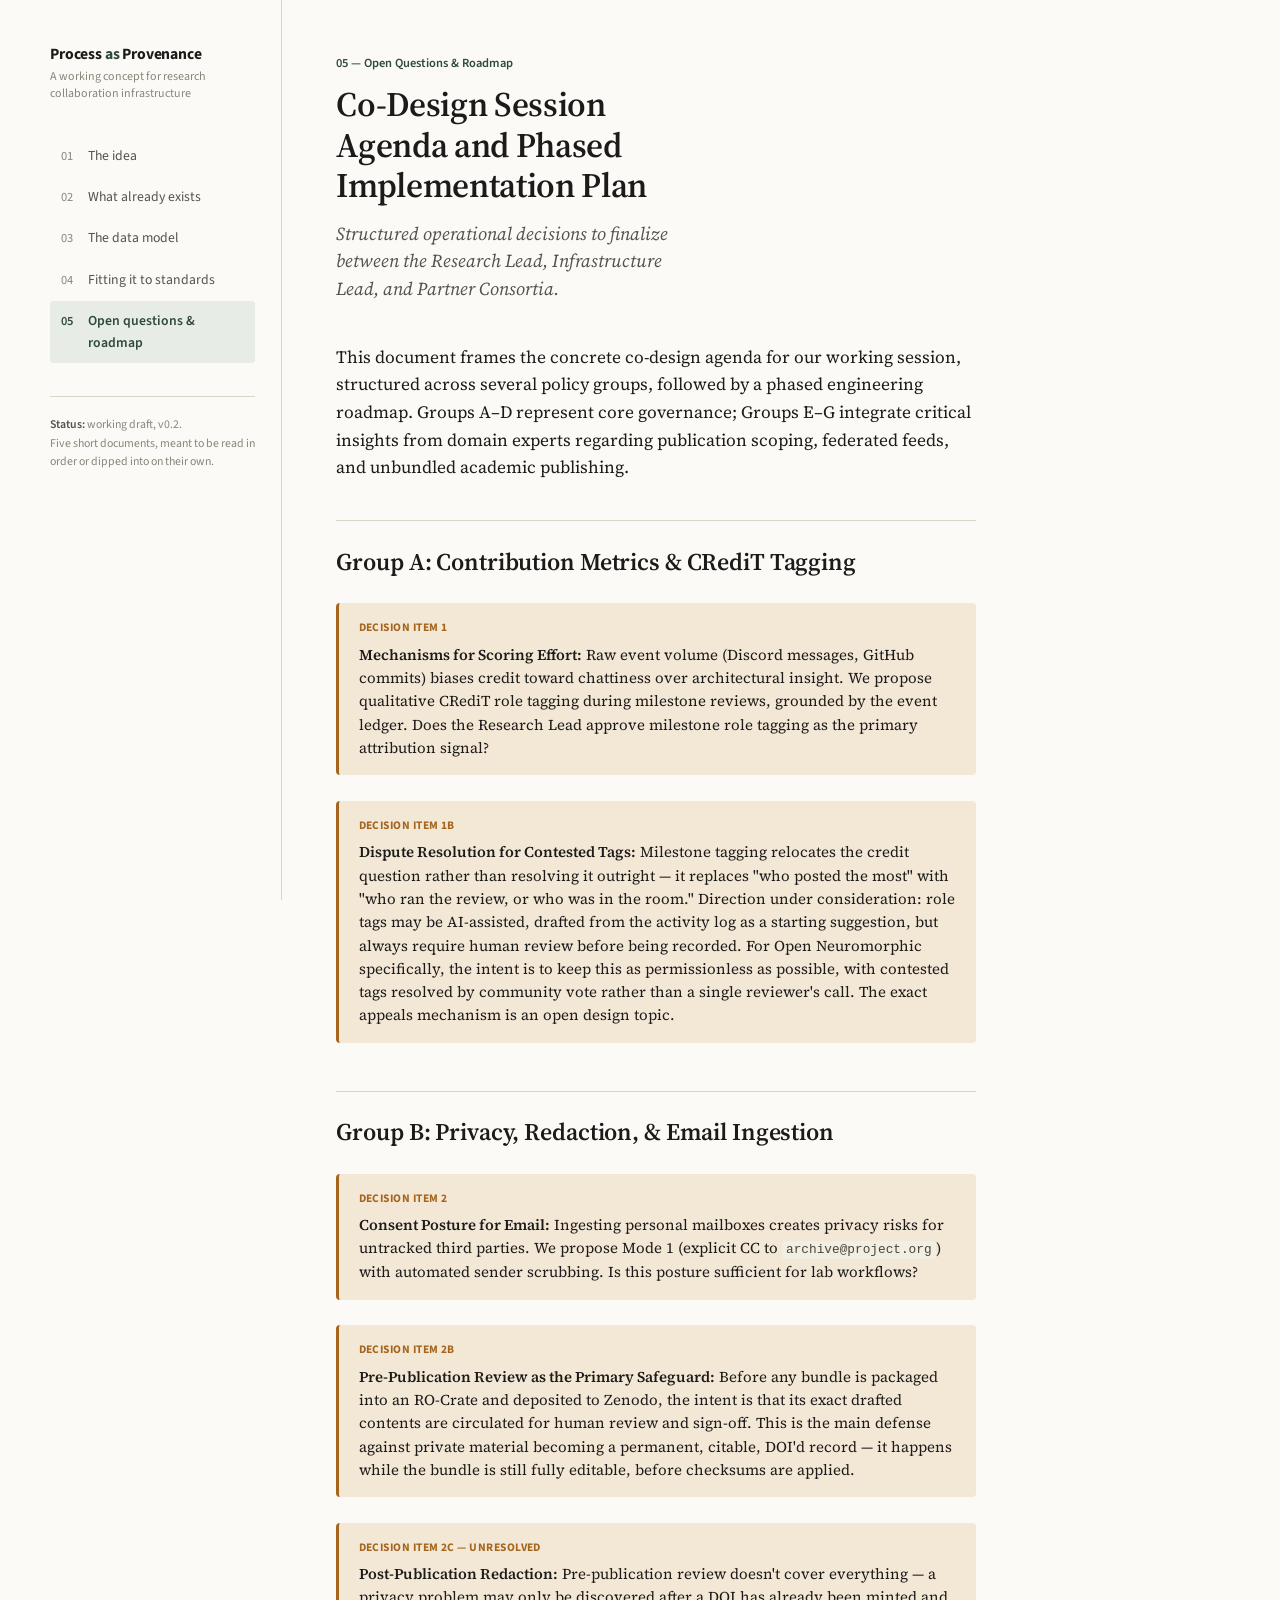
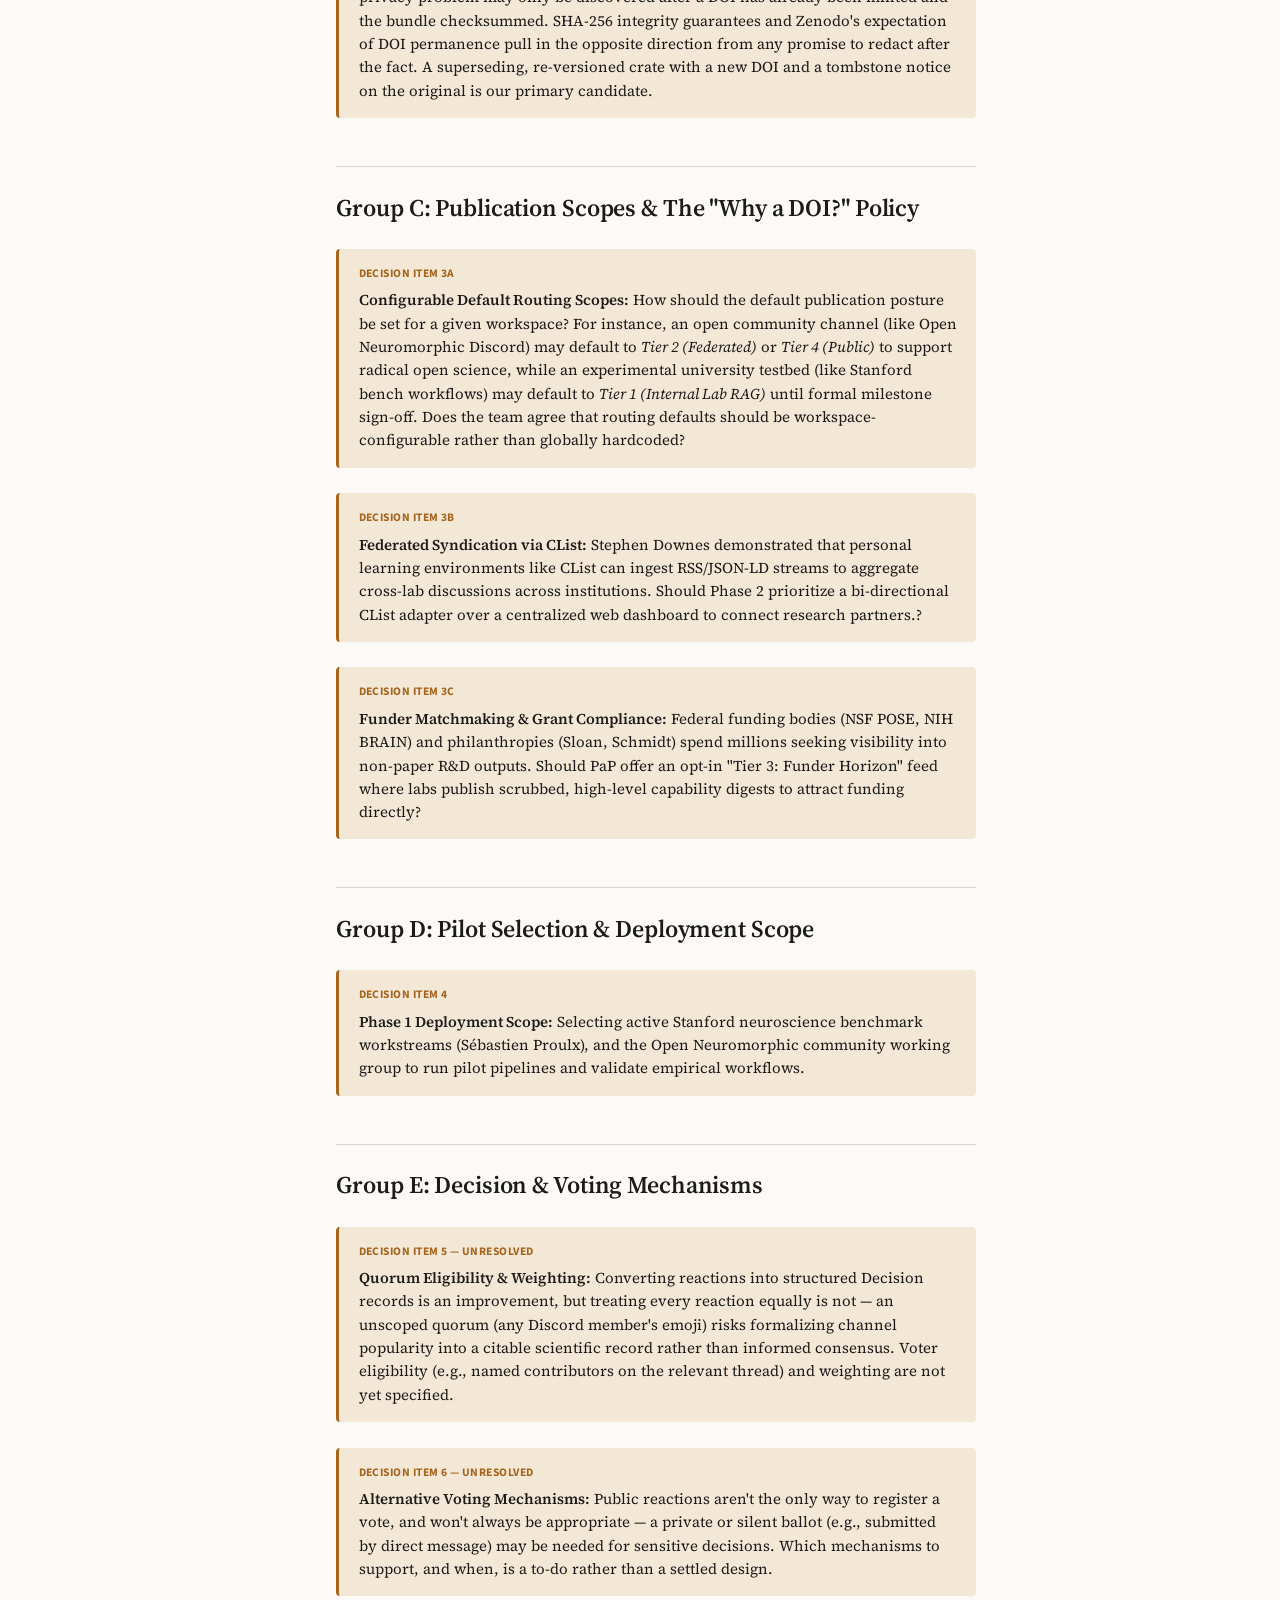
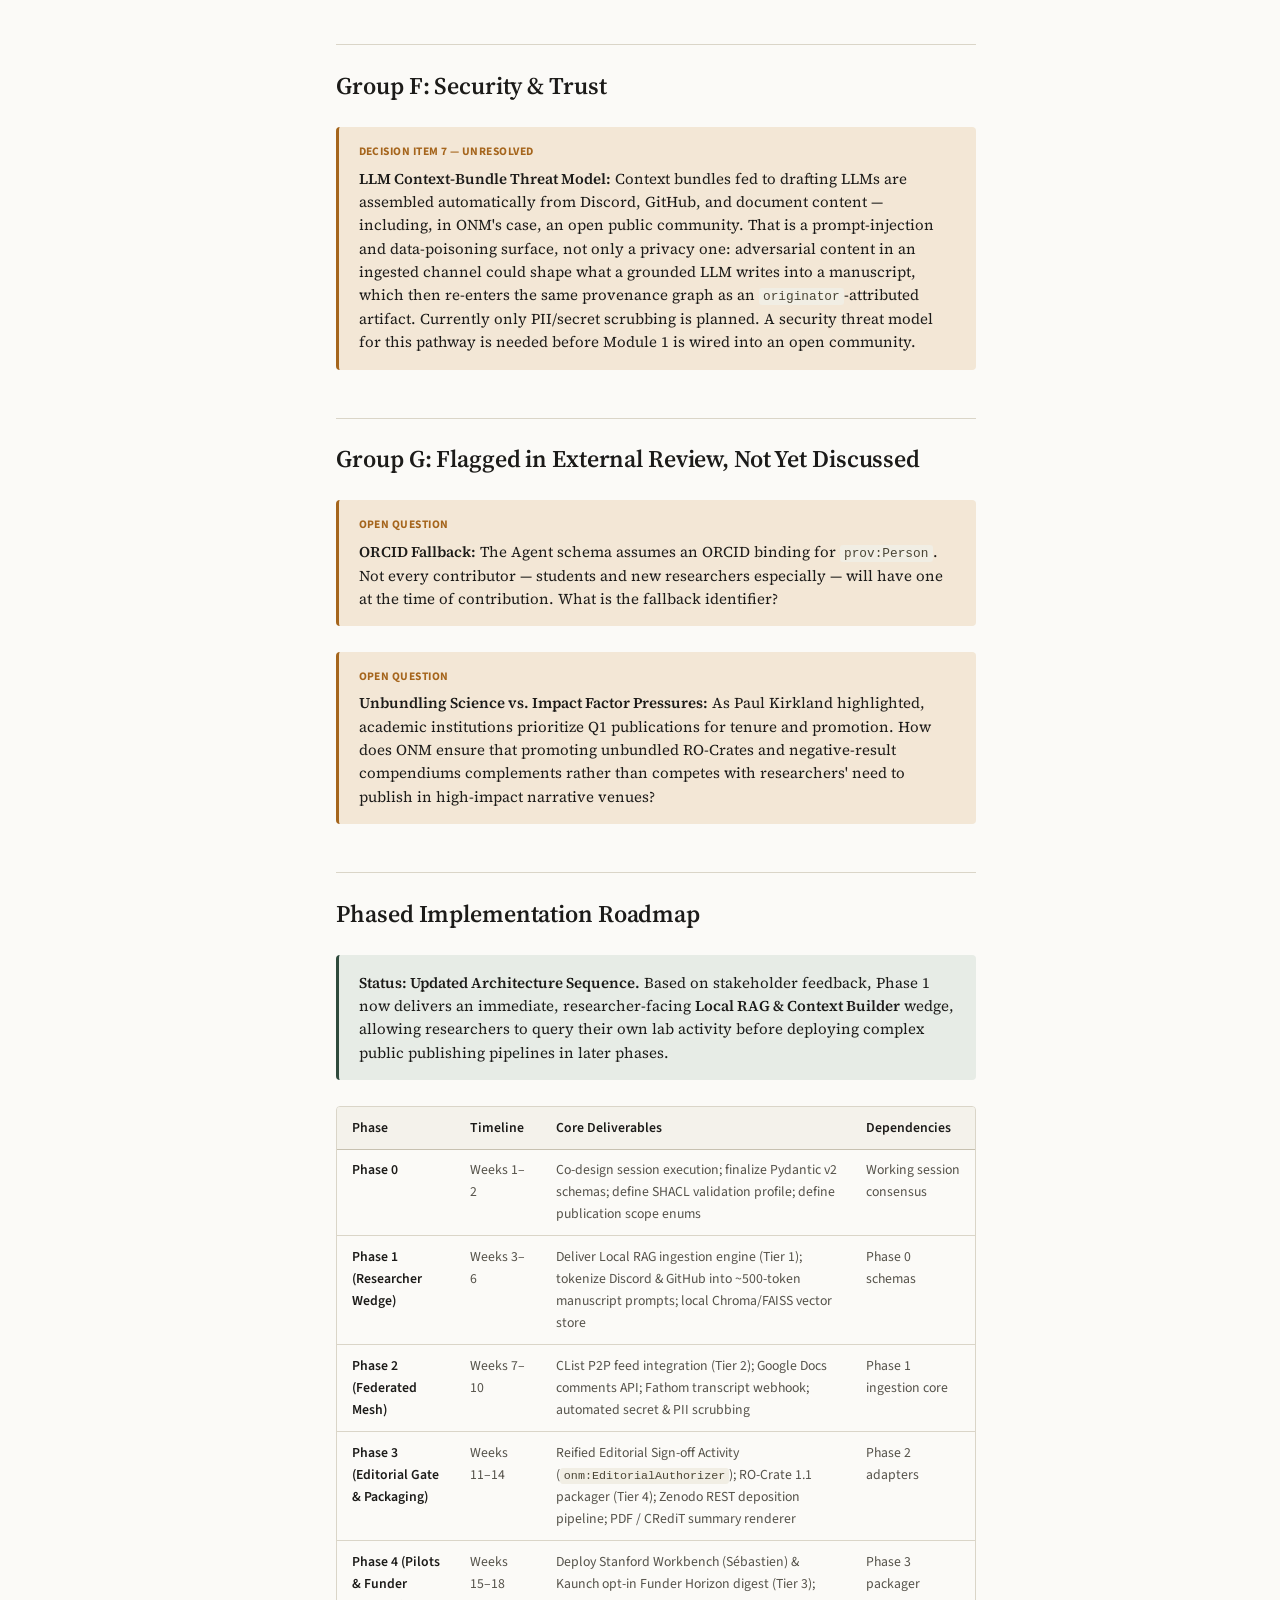
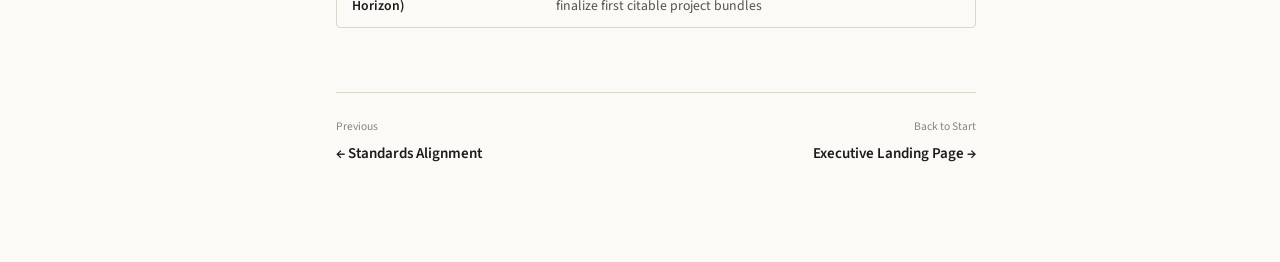
<file: questions.html>
<!DOCTYPE html>
<html lang="en">
<head>
  <meta charset="UTF-8">
  <meta name="viewport" content="width=device-width, initial-scale=1.0">
  <title>Process as Provenance — Open Questions &amp; Roadmap</title>
  <link rel="stylesheet" href="assets/style.css">
</head>
<body>
<div id="site-nav"></div>
<div class="shell">
  <div id="sidebar-mount"></div>
  <main>
    <div class="doc">

      <p class="eyebrow">05 — Open Questions &amp; Roadmap</p>
      <h1>Co-Design Session Agenda and Phased Implementation Plan</h1>
      <p class="dek">Structured operational decisions to finalize between the Research Lead, Infrastructure Lead, and Partner Consortia.</p>

      <p class="lede">This document frames the concrete co-design agenda for our working session, structured across several policy groups, followed by a phased engineering roadmap. Groups A–D represent core governance; Groups E–G integrate critical insights from domain experts regarding publication scoping, federated feeds, and unbundled academic publishing.</p>

      <h2 id="agenda-attribution">Group A: Contribution Metrics &amp; CRediT Tagging</h2>
      <div class="callout open">
        <span class="callout-label">Decision Item 1</span>
        <p><strong>Mechanisms for Scoring Effort:</strong> Raw event volume (Discord messages, GitHub commits) biases credit toward chattiness over architectural insight. We propose qualitative CRediT role tagging during milestone reviews, grounded by the event ledger. Does the Research Lead approve milestone role tagging as the primary attribution signal?</p>
      </div>
      <div class="callout open">
        <span class="callout-label">Decision Item 1b</span>
        <p><strong>Dispute Resolution for Contested Tags:</strong> Milestone tagging relocates the credit question rather than resolving it outright — it replaces "who posted the most" with "who ran the review, or who was in the room." Direction under consideration: role tags may be AI-assisted, drafted from the activity log as a starting suggestion, but always require human review before being recorded. For Open Neuromorphic specifically, the intent is to keep this as permissionless as possible, with contested tags resolved by community vote rather than a single reviewer's call. The exact appeals mechanism is an open design topic.</p>
      </div>

      <h2 id="agenda-consent">Group B: Privacy, Redaction, &amp; Email Ingestion</h2>
      <div class="callout open">
        <span class="callout-label">Decision Item 2</span>
        <p><strong>Consent Posture for Email:</strong> Ingesting personal mailboxes creates privacy risks for untracked third parties. We propose Mode 1 (explicit CC to <code>archive@project.org</code>) with automated sender scrubbing. Is this posture sufficient for lab workflows?</p>
      </div>
      <div class="callout open">
        <span class="callout-label">Decision Item 2b</span>
        <p><strong>Pre-Publication Review as the Primary Safeguard:</strong> Before any bundle is packaged into an RO-Crate and deposited to Zenodo, the intent is that its exact drafted contents are circulated for human review and sign-off. This is the main defense against private material becoming a permanent, citable, DOI'd record — it happens while the bundle is still fully editable, before checksums are applied.</p>
      </div>
      <div class="callout open">
        <span class="callout-label">Decision Item 2c — Unresolved</span>
        <p><strong>Post-Publication Redaction:</strong> Pre-publication review doesn't cover everything — a privacy problem may only be discovered after a DOI has already been minted and the bundle checksummed. SHA-256 integrity guarantees and Zenodo's expectation of DOI permanence pull in the opposite direction from any promise to redact after the fact. A superseding, re-versioned crate with a new DOI and a tombstone notice on the original is our primary candidate.</p>
      </div>

      <!-- ========================================================================= -->
      <!-- REVISED GROUP C: PUBLICATION SCOPES & "WHY A DOI?" -->
      <!-- ========================================================================= -->
      <h2 id="agenda-governance">Group C: Publication Scopes &amp; The "Why a DOI?" Policy</h2>
      <div class="callout open">
        <span class="callout-label">Decision Item 3a</span>
        <p><strong>Configurable Default Routing Scopes:</strong> How should the default publication posture be set for a given workspace? For instance, an open community channel (like Open Neuromorphic Discord) may default to <em>Tier 2 (Federated)</em> or <em>Tier 4 (Public)</em> to support radical open science, while an experimental university testbed (like Stanford bench workflows) may default to <em>Tier 1 (Internal Lab RAG)</em> until formal milestone sign-off. Does the team agree that routing defaults should be workspace-configurable rather than globally hardcoded?</p>
      </div>
      <div class="callout open">
        <span class="callout-label">Decision Item 3b</span>
        <p><strong>Federated Syndication via CList:</strong> Stephen Downes demonstrated that personal learning environments like CList can ingest RSS/JSON-LD streams to aggregate cross-lab discussions across institutions. Should Phase 2 prioritize a bi-directional CList adapter over a centralized web dashboard to connect research partners.?</p>
      </div>
      <div class="callout open">
        <span class="callout-label">Decision Item 3c</span>
        <p><strong>Funder Matchmaking &amp; Grant Compliance:</strong> Federal funding bodies (NSF POSE, NIH BRAIN) and philanthropies (Sloan, Schmidt) spend millions seeking visibility into non-paper R&amp;D outputs. Should PaP offer an opt-in "Tier 3: Funder Horizon" feed where labs publish scrubbed, high-level capability digests to attract funding directly?</p>
      </div>

      <h2 id="agenda-pilots">Group D: Pilot Selection &amp; Deployment Scope</h2>
      <div class="callout open">
        <span class="callout-label">Decision Item 4</span>
        <p><strong>Phase 1 Deployment Scope:</strong> Selecting active Stanford neuroscience benchmark workstreams (Sébastien Proulx), and the Open Neuromorphic community working group to run pilot pipelines and validate empirical workflows.</p>
      </div>

      <h2 id="agenda-decisions">Group E: Decision &amp; Voting Mechanisms</h2>
      <div class="callout open">
        <span class="callout-label">Decision Item 5 — Unresolved</span>
        <p><strong>Quorum Eligibility &amp; Weighting:</strong> Converting reactions into structured Decision records is an improvement, but treating every reaction equally is not — an unscoped quorum (any Discord member's emoji) risks formalizing channel popularity into a citable scientific record rather than informed consensus. Voter eligibility (e.g., named contributors on the relevant thread) and weighting are not yet specified.</p>
      </div>
      <div class="callout open">
        <span class="callout-label">Decision Item 6 — Unresolved</span>
        <p><strong>Alternative Voting Mechanisms:</strong> Public reactions aren't the only way to register a vote, and won't always be appropriate — a private or silent ballot (e.g., submitted by direct message) may be needed for sensitive decisions. Which mechanisms to support, and when, is a to-do rather than a settled design.</p>
      </div>

      <h2 id="agenda-security">Group F: Security &amp; Trust</h2>
      <div class="callout open">
        <span class="callout-label">Decision Item 7 — Unresolved</span>
        <p><strong>LLM Context-Bundle Threat Model:</strong> Context bundles fed to drafting LLMs are assembled automatically from Discord, GitHub, and document content — including, in ONM's case, an open public community. That is a prompt-injection and data-poisoning surface, not only a privacy one: adversarial content in an ingested channel could shape what a grounded LLM writes into a manuscript, which then re-enters the same provenance graph as an <code>originator</code>-attributed artifact. Currently only PII/secret scrubbing is planned. A security threat model for this pathway is needed before Module 1 is wired into an open community.</p>
      </div>

      <h2 id="agenda-flagged">Group G: Flagged in External Review, Not Yet Discussed</h2>
      <div class="callout open">
        <span class="callout-label">Open Question</span>
        <p><strong>ORCID Fallback:</strong> The Agent schema assumes an ORCID binding for <code>prov:Person</code>. Not every contributor — students and new researchers especially — will have one at the time of contribution. What is the fallback identifier?</p>
      </div>
      <div class="callout open">
        <span class="callout-label">Open Question</span>
        <p><strong>Unbundling Science vs. Impact Factor Pressures:</strong> As Paul Kirkland highlighted, academic institutions prioritize Q1 publications for tenure and promotion. How does ONM ensure that promoting unbundled RO-Crates and negative-result compendiums complements rather than competes with researchers' need to publish in high-impact narrative venues?</p>
      </div>

      <!-- ========================================================================= -->
      <!-- PHASED ROADMAP -->
      <!-- ========================================================================= -->
      <h2 id="roadmap">Phased Implementation Roadmap</h2>
      <div class="callout note">
        <p><strong>Status: Updated Architecture Sequence.</strong> Based on stakeholder feedback, Phase 1 now delivers an immediate, researcher-facing <strong>Local RAG &amp; Context Builder</strong> wedge, allowing researchers to query their own lab activity before deploying complex public publishing pipelines in later phases.</p>
      </div>

      <div class="table-wrap">
        <table>
          <thead><tr><th>Phase</th><th>Timeline</th><th>Core Deliverables</th><th>Dependencies</th></tr></thead>
          <tbody>
          <tr>
            <td><strong>Phase 0</strong></td>
            <td>Weeks 1–2</td>
            <td>Co-design session execution; finalize Pydantic v2 schemas; define SHACL validation profile; define publication scope enums</td>
            <td>Working session consensus</td>
          </tr>
          <tr>
            <td><strong>Phase 1 (Researcher Wedge)</strong></td>
            <td>Weeks 3–6</td>
            <td>Deliver Local RAG ingestion engine (Tier 1); tokenize Discord &amp; GitHub into ~500-token manuscript prompts; local Chroma/FAISS vector store</td>
            <td>Phase 0 schemas</td>
          </tr>
          <tr>
            <td><strong>Phase 2 (Federated Mesh)</strong></td>
            <td>Weeks 7–10</td>
            <td>CList P2P feed integration (Tier 2); Google Docs comments API; Fathom transcript webhook; automated secret &amp; PII scrubbing</td>
            <td>Phase 1 ingestion core</td>
          </tr>
          <tr>
            <td><strong>Phase 3 (Editorial Gate &amp; Packaging)</strong></td>
            <td>Weeks 11–14</td>
            <td>Reified Editorial Sign-off Activity (<code>onm:EditorialAuthorizer</code>); RO-Crate 1.1 packager (Tier 4); Zenodo REST deposition pipeline; PDF / CRediT summary renderer</td>
            <td>Phase 2 adapters</td>
          </tr>
          <tr>
            <td><strong>Phase 4 (Pilots &amp; Funder Horizon)</strong></td>
            <td>Weeks 15–18</td>
            <td>Deploy Stanford Workbench (Sébastien) &amp; Kaunch opt-in Funder Horizon digest (Tier 3); finalize first citable project bundles</td>
            <td>Phase 3 packager</td>
          </tr>
          </tbody>
        </table>
      </div>

      <div class="pagenav">
        <a class="prev" href="standards.html">
          <span class="dir">Previous</span>
          <span class="title">← Standards Alignment</span>
        </a>
        <a class="next" href="index.html">
          <span class="dir">Back to Start</span>
          <span class="title">Executive Landing Page →</span>
        </a>
      </div>

    </div>
  </main>
</div>
<script src="assets/nav.js"></script>
</body>
</html>
</file>
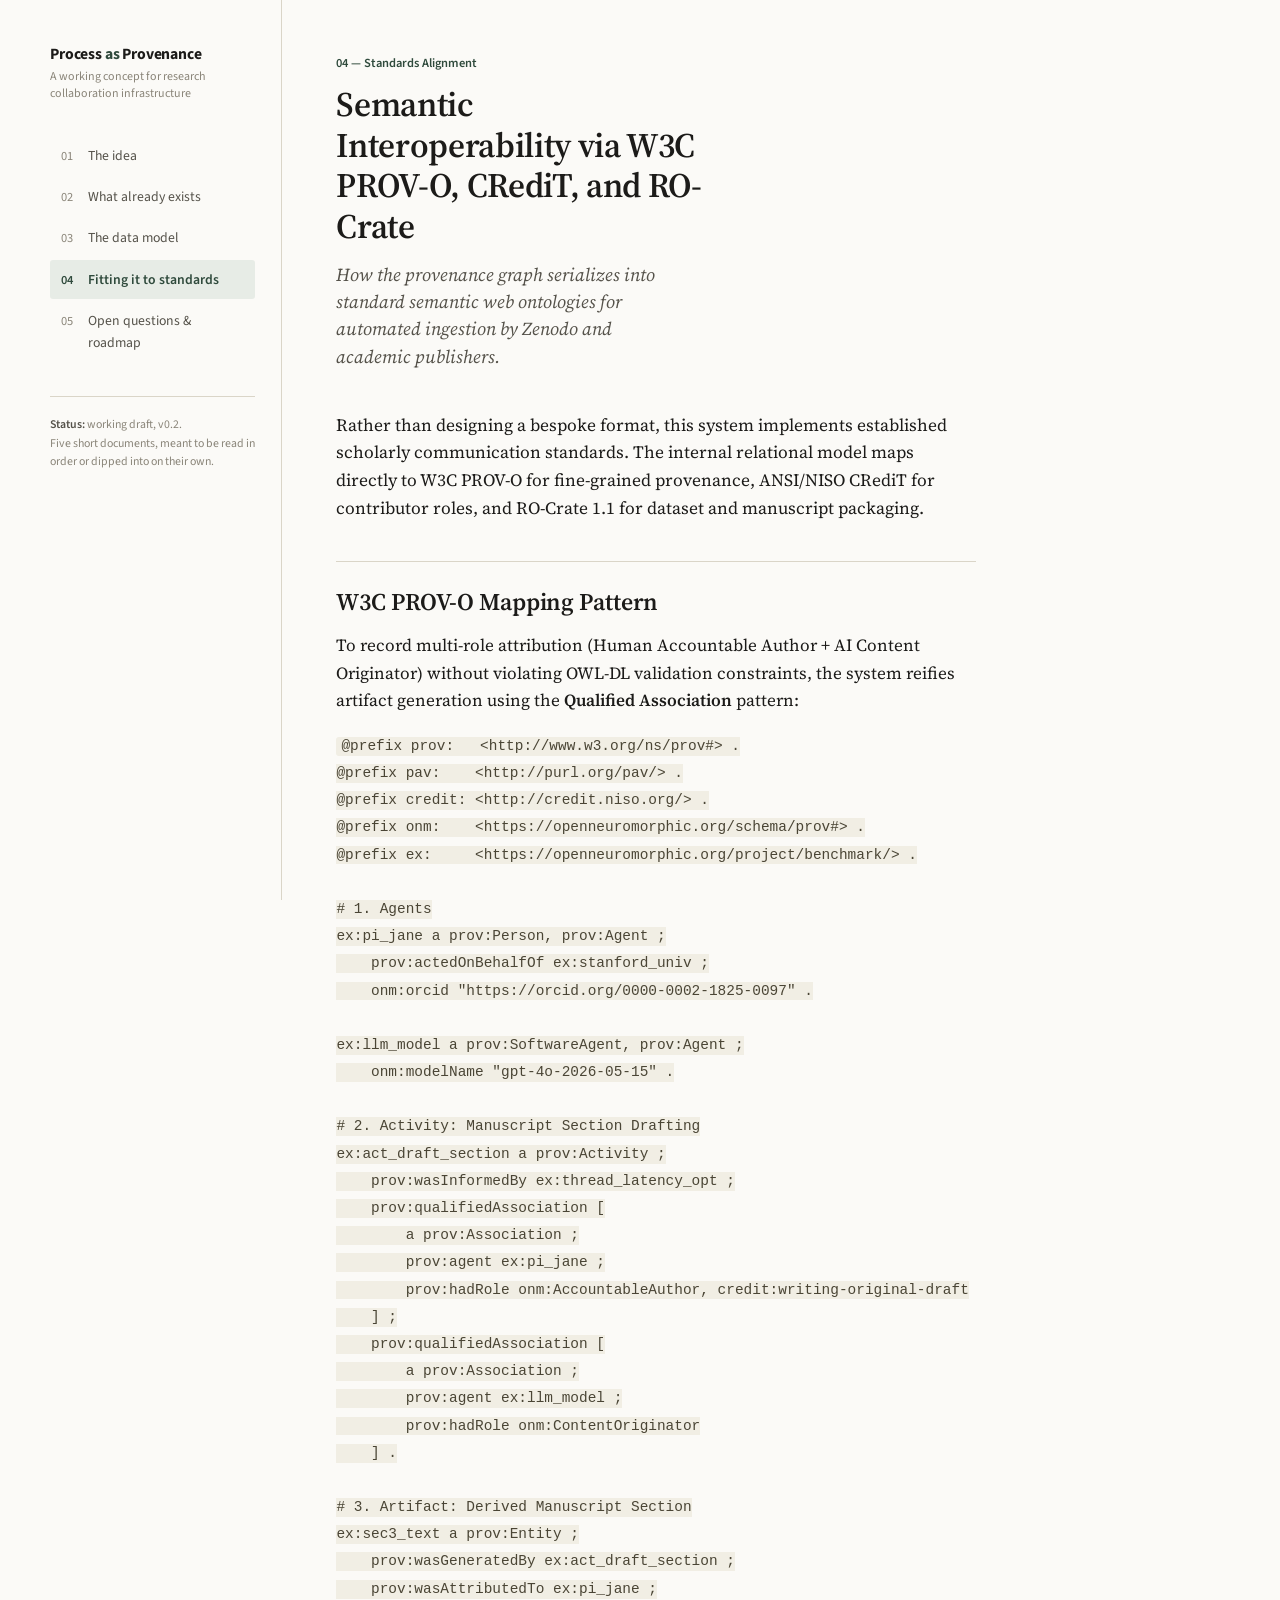
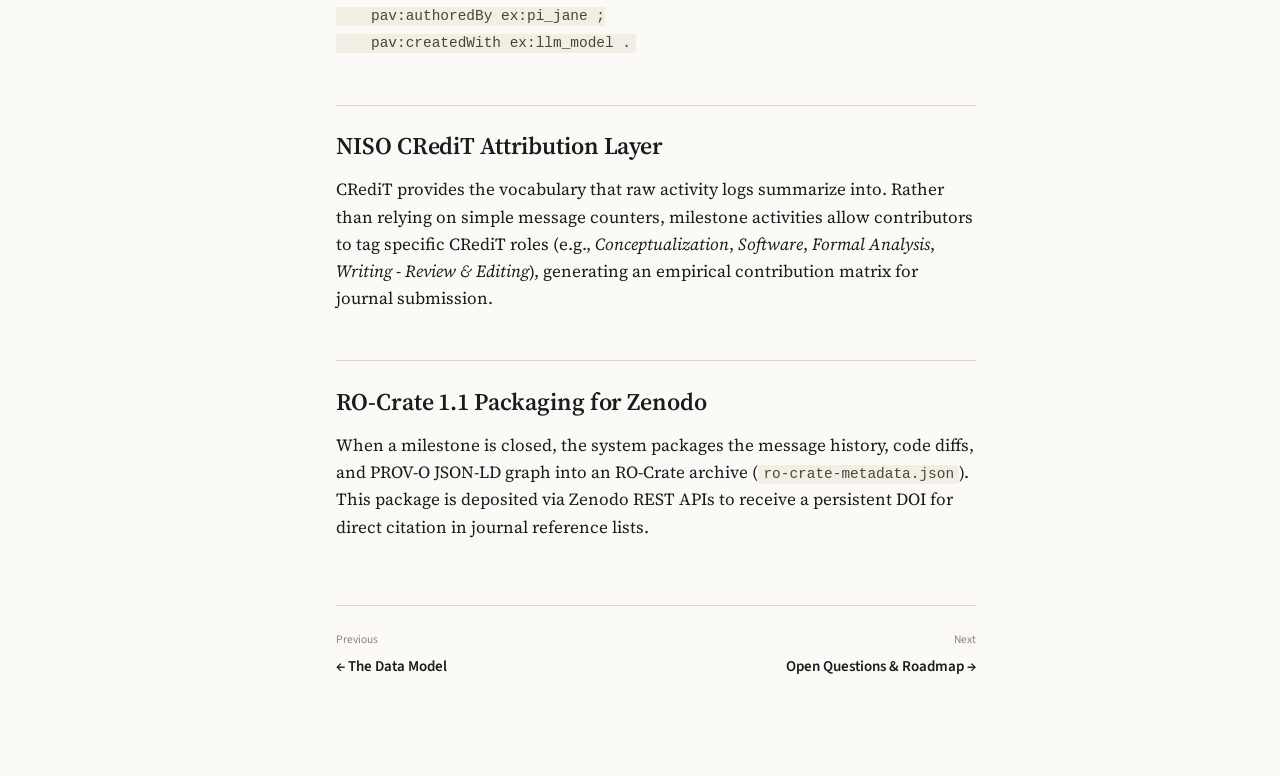
<file: standards.html>
<!DOCTYPE html>
<html lang="en">
<head>
  <meta charset="UTF-8">
  <meta name="viewport" content="width=device-width, initial-scale=1.0">
  <title>Process as Provenance — Standards Alignment</title>
  <link rel="stylesheet" href="assets/style.css">
</head>
<body>
<div id="site-nav"></div>
<div class="shell">
  <div id="sidebar-mount"></div>
  <main>
    <div class="doc">

      <p class="eyebrow">04 — Standards Alignment</p>
      <h1>Semantic Interoperability via W3C PROV-O, CRediT, and RO-Crate</h1>
      <p class="dek">How the provenance graph serializes into standard semantic web ontologies for automated ingestion by Zenodo and academic publishers.</p>

      <p class="lede">Rather than designing a bespoke format, this system implements established scholarly communication standards. The internal relational model maps directly to W3C PROV-O for fine-grained provenance, ANSI/NISO CRediT for contributor roles, and RO-Crate 1.1 for dataset and manuscript packaging.</p>

      <h2 id="provo-mapping">W3C PROV-O Mapping Pattern</h2>

      <p>To record multi-role attribution (Human Accountable Author + AI Content Originator) without violating OWL-DL validation constraints, the system reifies artifact generation using the <strong>Qualified Association</strong> pattern:</p>

      <pre><code>@prefix prov:   &lt;http://www.w3.org/ns/prov#&gt; .
@prefix pav:    &lt;http://purl.org/pav/&gt; .
@prefix credit: &lt;http://credit.niso.org/&gt; .
@prefix onm:    &lt;https://openneuromorphic.org/schema/prov#&gt; .
@prefix ex:     &lt;https://openneuromorphic.org/project/benchmark/&gt; .

# 1. Agents
ex:pi_jane a prov:Person, prov:Agent ;
    prov:actedOnBehalfOf ex:stanford_univ ;
    onm:orcid "https://orcid.org/0000-0002-1825-0097" .

ex:llm_model a prov:SoftwareAgent, prov:Agent ;
    onm:modelName "gpt-4o-2026-05-15" .

# 2. Activity: Manuscript Section Drafting
ex:act_draft_section a prov:Activity ;
    prov:wasInformedBy ex:thread_latency_opt ;
    prov:qualifiedAssociation [
        a prov:Association ;
        prov:agent ex:pi_jane ;
        prov:hadRole onm:AccountableAuthor, credit:writing-original-draft
    ] ;
    prov:qualifiedAssociation [
        a prov:Association ;
        prov:agent ex:llm_model ;
        prov:hadRole onm:ContentOriginator
    ] .

# 3. Artifact: Derived Manuscript Section
ex:sec3_text a prov:Entity ;
    prov:wasGeneratedBy ex:act_draft_section ;
    prov:wasAttributedTo ex:pi_jane ;
    pav:authoredBy ex:pi_jane ;
    pav:createdWith ex:llm_model .</code></pre>

      <h2 id="credit-roles">NISO CRediT Attribution Layer</h2>

      <p>CRediT provides the vocabulary that raw activity logs summarize into. Rather than relying on simple message counters, milestone activities allow contributors to tag specific CRediT roles (e.g., <em>Conceptualization</em>, <em>Software</em>, <em>Formal Analysis</em>, <em>Writing - Review &amp; Editing</em>), generating an empirical contribution matrix for journal submission.</p>

      <h2 id="ro-crate-packaging">RO-Crate 1.1 Packaging for Zenodo</h2>

      <p>When a milestone is closed, the system packages the message history, code diffs, and PROV-O JSON-LD graph into an RO-Crate archive (<code>ro-crate-metadata.json</code>). This package is deposited via Zenodo REST APIs to receive a persistent DOI for direct citation in journal reference lists.</p>

      <div class="pagenav">
        <a class="prev" href="model.html">
          <span class="dir">Previous</span>
          <span class="title">← The Data Model</span>
        </a>
        <a class="next" href="questions.html">
          <span class="dir">Next</span>
          <span class="title">Open Questions &amp; Roadmap →</span>
        </a>
      </div>

    </div>
  </main>
</div>
<script src="assets/nav.js"></script>
</body>
</html>
</file>
<file: assets/style.css>
@import url('https://fonts.googleapis.com/css2?family=Source+Serif+4:ital,opsz,wght@0,8..60,400;0,8..60,500;0,8..60,600;0,8..60,700;1,8..60,400;1,8..60,500&family=Source+Sans+3:wght@400;500;600;700&display=swap');

:root{
  --paper: #FBFAF7;
  --paper-dim: #F4F2EB;
  --ink: #1C1B19;
  --ink-soft: #55524A;
  --ink-faint: #8A8579;
  --rule: #DAD5C8;
  --rule-strong: #C7C1B0;
  --accent: #2F4A3C;
  --accent-soft: #E7ECE6;
  --accent-line: #B8C7BC;
  --flag: #A5651C;
  --flag-soft: #F3E7D6;
  --code-bg: #F1EEE4;
  --serif: 'Source Serif 4', Georgia, 'Times New Roman', serif;
  --sans: 'Source Sans 3', -apple-system, BlinkMacSystemFont, 'Segoe UI', sans-serif;
  --measure: 40rem;
}

*{ box-sizing: border-box; }

html{
  scroll-behavior: smooth;
}

body{
  margin: 0;
  background: var(--paper);
  color: var(--ink);
  font-family: var(--serif);
  font-size: 17px;
  line-height: 1.6;
  -webkit-font-smoothing: antialiased;
}

@media (prefers-reduced-motion: reduce){
  html{ scroll-behavior: auto; }
  *{ animation: none !important; transition: none !important; }
}

/* ---------- Layout shell ---------- */

.shell{
  display: flex;
  min-height: 100vh;
  max-width: 1180px;
  margin: 0 auto;
}

.side{
  flex: 0 0 232px;
  padding: 2.6rem 1.6rem 2rem 0;
  border-right: 1px solid var(--rule);
  position: sticky;
  top: 0;
  align-self: flex-start;
  height: 100vh;
  overflow-y: auto;
}

.side .mark{
  font-family: var(--sans);
  font-weight: 700;
  font-size: 0.98rem;
  letter-spacing: -0.01em;
  color: var(--ink);
  text-decoration: none;
  display: block;
  margin-bottom: 0.15rem;
}
.side .mark span{ color: var(--accent); }

.side .subhead{
  font-family: var(--sans);
  font-size: 0.75rem;
  color: var(--ink-faint);
  margin-bottom: 2.1rem;
  line-height: 1.4;
}

.side nav{
  display: flex;
  flex-direction: column;
}

.side nav a{
  font-family: var(--sans);
  font-size: 0.86rem;
  color: var(--ink-soft);
  text-decoration: none;
  padding: 0.55rem 0.7rem;
  border-radius: 3px;
  margin-bottom: 0.1rem;
  display: flex;
  gap: 0.6rem;
  align-items: baseline;
}
.side nav a .num{
  font-variant-numeric: tabular-nums;
  color: var(--ink-faint);
  font-size: 0.78rem;
  flex: 0 0 1.1rem;
}
.side nav a:hover{ background: var(--paper-dim); color: var(--ink); }
.side nav a.current{
  background: var(--accent-soft);
  color: var(--accent);
  font-weight: 600;
}
.side nav a.current .num{ color: var(--accent); }

.side .side-note{
  margin-top: 2rem;
  padding-top: 1.2rem;
  border-top: 1px solid var(--rule);
  font-family: var(--sans);
  font-size: 0.74rem;
  color: var(--ink-faint);
  line-height: 1.55;
}

.side .side-note strong{ color: var(--ink-soft); }

.topbar{
  display: none;
}

main{
  flex: 1;
  min-width: 0;
  padding: 3.4rem 3.2rem 6rem 3.4rem;
}

.doc{
  max-width: var(--measure);
}

.doc.wide{ max-width: 46rem; }

/* ---------- Typography ---------- */

.eyebrow{
  font-family: var(--sans);
  font-size: 0.78rem;
  color: var(--accent);
  font-weight: 600;
  margin: 0 0 0.6rem;
}

h1{
  font-family: var(--serif);
  font-weight: 600;
  font-size: 2.15rem;
  line-height: 1.18;
  letter-spacing: -0.01em;
  margin: 0 0 0.9rem;
  max-width: 22ch;
}

.dek{
  font-family: var(--serif);
  font-style: italic;
  font-size: 1.14rem;
  color: var(--ink-soft);
  margin: 0 0 2.6rem;
  max-width: 38ch;
  line-height: 1.5;
}

h2{
  font-family: var(--serif);
  font-weight: 600;
  font-size: 1.5rem;
  line-height: 1.28;
  margin: 3rem 0 0.9rem;
  padding-top: 1.6rem;
  border-top: 1px solid var(--rule);
  letter-spacing: -0.005em;
}
h2:first-of-type{ margin-top: 2.4rem; }

h3{
  font-family: var(--sans);
  font-weight: 700;
  font-size: 0.98rem;
  color: var(--ink);
  margin: 2rem 0 0.7rem;
}

p{ margin: 0 0 1.15rem; color: var(--ink); }
p.lede{ font-size: 1.08rem; color: var(--ink); }

ul, ol{ margin: 0 0 1.15rem; padding-left: 1.35rem; }
li{ margin-bottom: 0.45rem; }
li::marker{ color: var(--ink-faint); }

strong{ font-weight: 600; color: var(--ink); }
em{ font-style: italic; }

a{ color: var(--accent); text-decoration-color: var(--accent-line); text-underline-offset: 2px; }
a:hover{ text-decoration-color: var(--accent); }

code{
  font-family: 'SF Mono', 'Cascadia Code', Consolas, monospace;
  font-size: 0.85em;
  background: var(--code-bg);
  padding: 0.1em 0.35em;
  border-radius: 3px;
  color: #4A4535;
}

blockquote{
  margin: 1.6rem 0;
  padding: 0.2rem 0 0.2rem 1.1rem;
  border-left: 2px solid var(--accent-line);
  color: var(--ink-soft);
  font-size: 0.98rem;
}
blockquote p:last-child{ margin-bottom: 0; }

hr{
  border: none;
  border-top: 1px solid var(--rule);
  margin: 2.8rem 0;
}

/* ---------- Tables ---------- */

.table-wrap{
  overflow-x: auto;
  margin: 1.4rem 0 1.8rem;
  border: 1px solid var(--rule);
  border-radius: 4px;
}

table{
  border-collapse: collapse;
  width: 100%;
  font-family: var(--sans);
  font-size: 0.86rem;
}

th{
  text-align: left;
  font-weight: 600;
  color: var(--ink);
  background: var(--paper-dim);
  padding: 0.62rem 0.9rem;
  border-bottom: 1px solid var(--rule-strong);
  white-space: nowrap;
}

td{
  padding: 0.62rem 0.9rem;
  border-bottom: 1px solid var(--rule);
  vertical-align: top;
  color: var(--ink-soft);
}
tr:last-child td{ border-bottom: none; }
td.status-yes{ color: var(--accent); }
td strong{ color: var(--ink); }

/* ---------- Callouts ---------- */

.callout{
  margin: 1.6rem 0;
  padding: 1rem 1.2rem;
  border-radius: 4px;
  font-size: 0.94rem;
  line-height: 1.55;
}
.callout p:last-child{ margin-bottom: 0; }

.callout.note{
  background: var(--accent-soft);
  border-left: 3px solid var(--accent);
  color: #253D31;
}

.callout.open{
  background: var(--flag-soft);
  border-left: 3px solid var(--flag);
  color: #5C3D14;
}

.callout.open .callout-label{
  font-family: var(--sans);
  font-weight: 700;
  font-size: 0.72rem;
  text-transform: uppercase;
  letter-spacing: 0.04em;
  color: var(--flag);
  display: block;
  margin-bottom: 0.35rem;
}

/* ---------- Figures / diagrams ---------- */

figure{
  margin: 1.8rem 0 2.2rem;
}

figure svg{
  width: 100%;
  height: auto;
  display: block;
}

figcaption{
  font-family: var(--sans);
  font-size: 0.8rem;
  color: var(--ink-faint);
  margin-top: 0.7rem;
  line-height: 1.5;
}

.diagram-frame{
  border: 1px solid var(--rule);
  border-radius: 6px;
  background: #ffffff;
  padding: 1.6rem;
}

/* ---------- Definition list (glossary-style, inline not card grid) ---------- */

.deflist dt{
  font-family: var(--sans);
  font-weight: 700;
  font-size: 0.92rem;
  color: var(--ink);
  margin-top: 1.3rem;
}
.deflist dd{
  margin: 0.3rem 0 0;
  color: var(--ink-soft);
  font-size: 0.95rem;
}

/* ---------- Page nav (prev/next) ---------- */

.pagenav{
  display: flex;
  justify-content: space-between;
  gap: 1.5rem;
  margin-top: 4rem;
  padding-top: 1.6rem;
  border-top: 1px solid var(--rule);
  font-family: var(--sans);
}

.pagenav a{
  text-decoration: none;
  max-width: 46%;
}

.pagenav .dir{
  display: block;
  font-size: 0.72rem;
  color: var(--ink-faint);
  margin-bottom: 0.2rem;
}

.pagenav .title{
  font-size: 0.94rem;
  font-weight: 600;
  color: var(--ink);
}
.pagenav a:hover .title{ color: var(--accent); }

.pagenav .next{ text-align: right; margin-left: auto; }

/* ---------- Misc ---------- */

.kicker-list{
  list-style: none;
  padding-left: 0;
}
.kicker-list li{
  padding-left: 1.6rem;
  position: relative;
}
.kicker-list li::before{
  content: "—";
  position: absolute;
  left: 0;
  color: var(--ink-faint);
}

.two-col{
  display: grid;
  grid-template-columns: 1fr 1fr;
  gap: 2rem;
}

@media (max-width: 920px){
  .shell{ display: block; max-width: none; }
  .side{ display: none; }
  .topbar{
    display: flex;
    align-items: center;
    justify-content: space-between;
    padding: 1rem 1.2rem;
    border-bottom: 1px solid var(--rule);
    position: sticky;
    top: 0;
    background: var(--paper);
    z-index: 5;
  }
  .topbar .mark{
    font-family: var(--sans);
    font-weight: 700;
    font-size: 0.95rem;
    color: var(--ink);
    text-decoration: none;
  }
  .topbar .mark span{ color: var(--accent); }
  .topbar select{
    font-family: var(--sans);
    font-size: 0.82rem;
    padding: 0.4rem 0.6rem;
    border-radius: 4px;
    border: 1px solid var(--rule-strong);
    background: var(--paper);
    color: var(--ink);
  }
  main{ padding: 2.2rem 1.3rem 4rem; }
  h1{ font-size: 1.7rem; max-width: none; }
  .two-col{ grid-template-columns: 1fr; gap: 0; }
}
</file>
